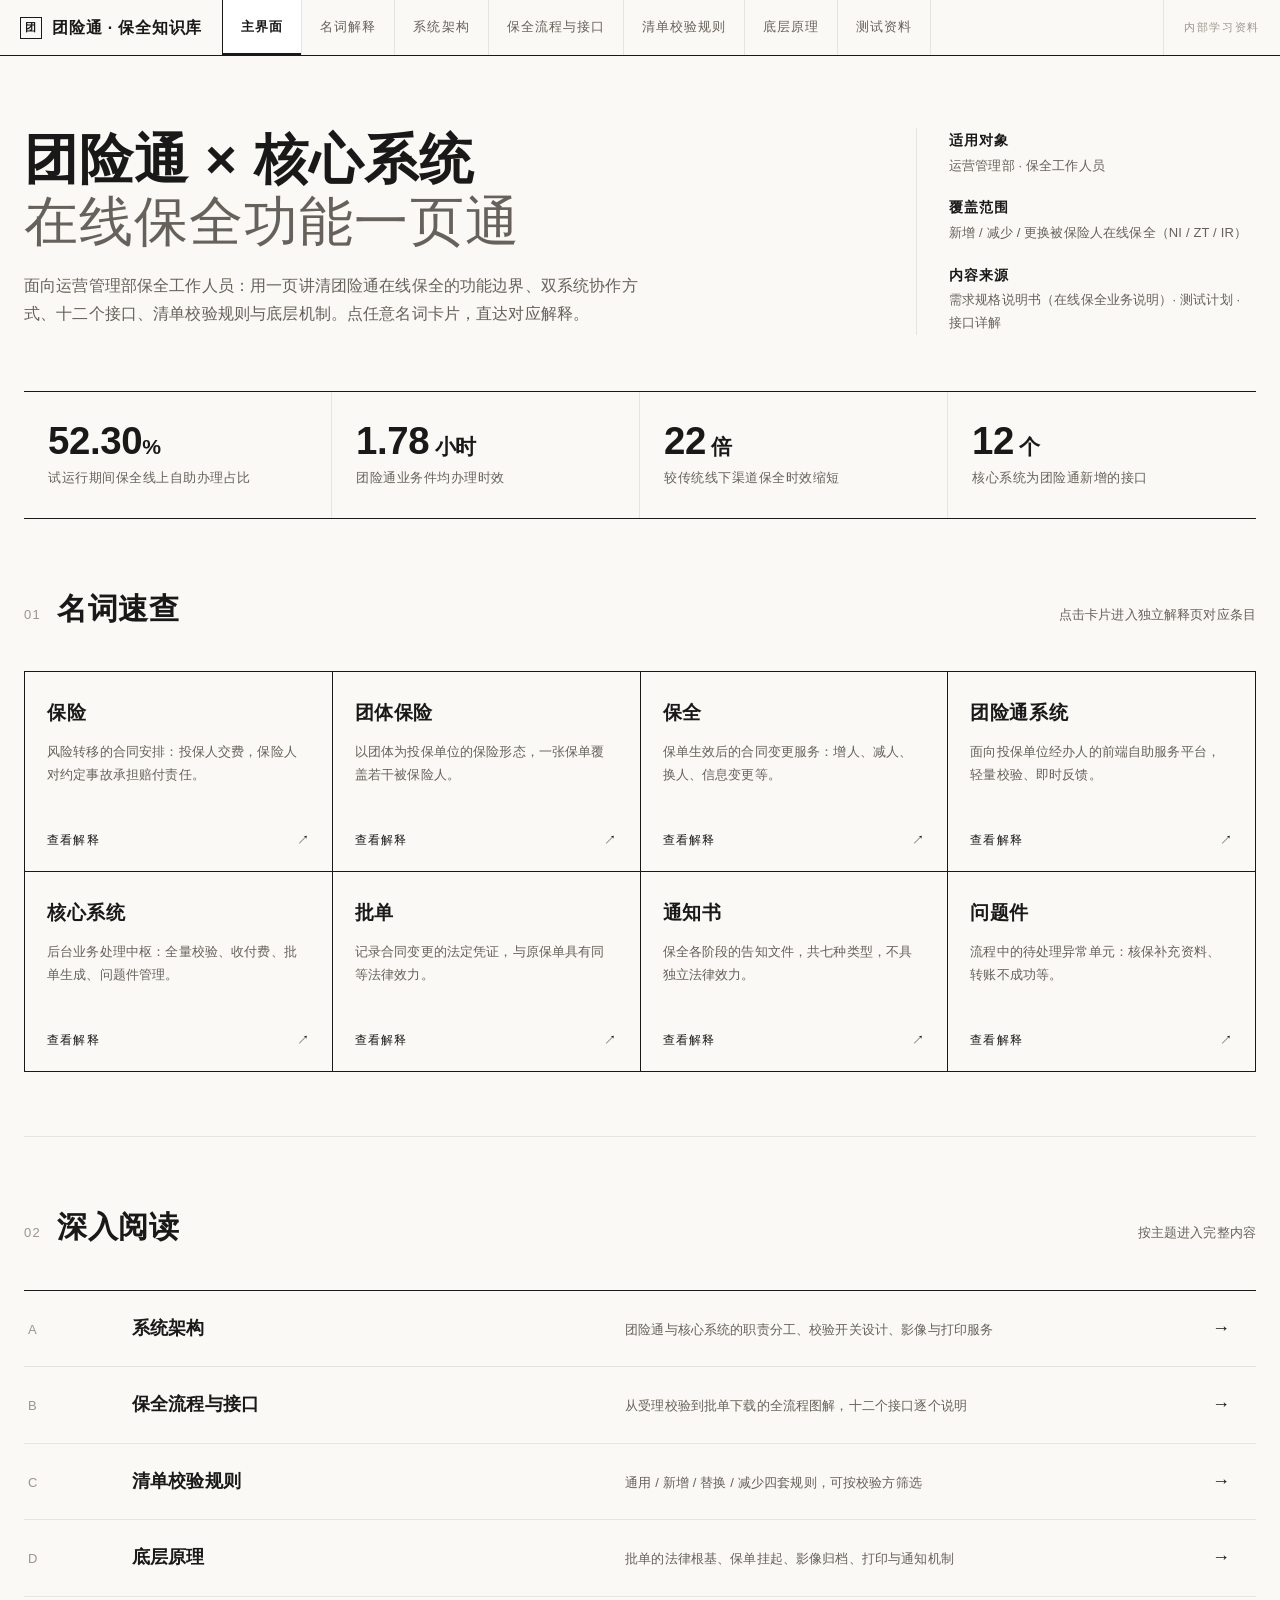
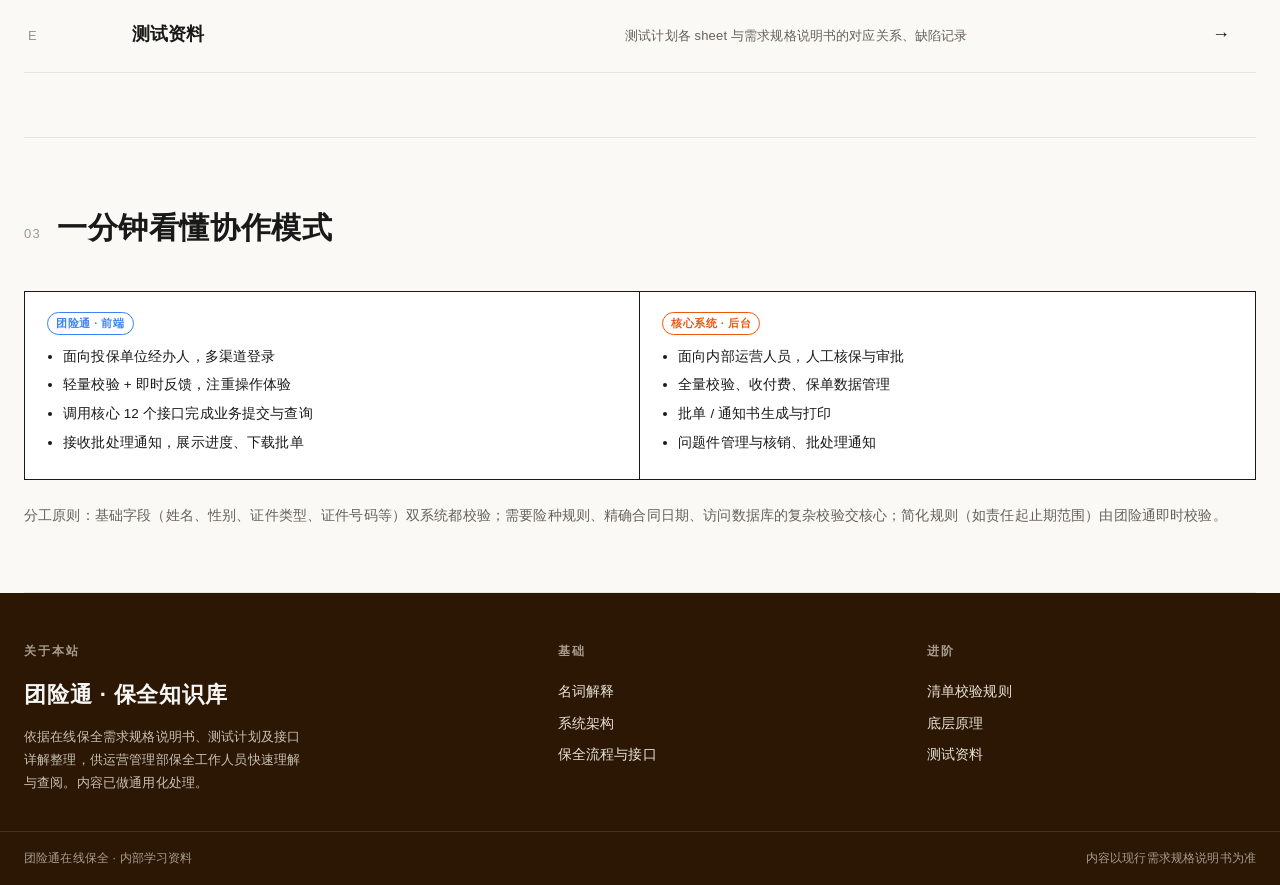
<file: index.html>
<!DOCTYPE html>
<html lang="zh-CN">
<head>
<meta charset="UTF-8">
<meta name="viewport" content="width=device-width, initial-scale=1.0">
<title>团险通 · 在线保全知识库</title>
<meta name="description" content="面向运营管理部保全工作人员的团险通系统功能与底层原理速览：名词解释、双系统架构、保全流程、校验规则、测试资料。">
<link rel="stylesheet" href="style.css">
</head>
<body>

<header class="site-header">
  <a class="logo" href="index.html"><span class="mark">团</span>团险通 · 保全知识库</a>
  <nav>
    <a href="index.html">主界面</a>
    <a href="terms.html">名词解释</a>
    <a href="architecture.html">系统架构</a>
    <a href="process.html">保全流程与接口</a>
    <a href="rules.html">清单校验规则</a>
    <a href="principles.html">底层原理</a>
    <a href="testing.html">测试资料</a>
  </nav>
  <div class="tag">内部学习资料</div>
</header>

<div class="page">

  <!-- HERO -->
  <section class="hero">
    <div>
      <h1>团险通 × 核心系统<br><span class="thin">在线保全功能一页通</span></h1>
      <p class="lede">面向运营管理部保全工作人员：用一页讲清团险通在线保全的功能边界、双系统协作方式、十二个接口、清单校验规则与底层机制。点任意名词卡片，直达对应解释。</p>
    </div>
    <div class="hero-side">
      <div class="meta-item"><b>适用对象</b>运营管理部 · 保全工作人员</div>
      <div class="meta-item"><b>覆盖范围</b>新增 / 减少 / 更换被保险人在线保全（NI / ZT / IR）</div>
      <div class="meta-item"><b>内容来源</b>需求规格说明书（在线保全业务说明）· 测试计划 · 接口详解</div>
    </div>
  </section>

  <!-- 统计带 -->
  <section class="stat-band">
    <div class="stat-cell">
      <div class="stat-num">52.30<span style="font-size:0.55em">%</span></div>
      <div class="stat-label">试运行期间保全线上自助办理占比</div>
    </div>
    <div class="stat-cell">
      <div class="stat-num">1.78<span style="font-size:0.55em"> 小时</span></div>
      <div class="stat-label">团险通业务件均办理时效</div>
    </div>
    <div class="stat-cell">
      <div class="stat-num">22<span style="font-size:0.55em"> 倍</span></div>
      <div class="stat-label">较传统线下渠道保全时效缩短</div>
    </div>
    <div class="stat-cell">
      <div class="stat-num">12<span style="font-size:0.55em"> 个</span></div>
      <div class="stat-label">核心系统为团险通新增的接口</div>
    </div>
  </section>

  <!-- 名词卡片 -->
  <section class="section">
    <div class="section-head">
      <span class="idx">01</span>
      <h2>名词速查</h2>
      <span class="sub">点击卡片进入独立解释页对应条目</span>
    </div>
    <div class="term-grid">
      <a class="term-card" href="terms.html#insurance">
        <span class="t-name">保险</span>
        <span class="t-desc">风险转移的合同安排：投保人交费，保险人对约定事故承担赔付责任。</span>
        <span class="t-go"><span>查看解释</span><span class="arrow">↗</span></span>
      </a>
      <a class="term-card" href="terms.html#group">
        <span class="t-name">团体保险</span>
        <span class="t-desc">以团体为投保单位的保险形态，一张保单覆盖若干被保险人。</span>
        <span class="t-go"><span>查看解释</span><span class="arrow">↗</span></span>
      </a>
      <a class="term-card" href="terms.html#endorsement-svc">
        <span class="t-name">保全</span>
        <span class="t-desc">保单生效后的合同变更服务：增人、减人、换人、信息变更等。</span>
        <span class="t-go"><span>查看解释</span><span class="arrow">↗</span></span>
      </a>
      <a class="term-card" href="terms.html#tqt">
        <span class="t-name">团险通系统</span>
        <span class="t-desc">面向投保单位经办人的前端自助服务平台，轻量校验、即时反馈。</span>
        <span class="t-go"><span>查看解释</span><span class="arrow">↗</span></span>
      </a>
      <a class="term-card" href="terms.html#core">
        <span class="t-name">核心系统</span>
        <span class="t-desc">后台业务处理中枢：全量校验、收付费、批单生成、问题件管理。</span>
        <span class="t-go"><span>查看解释</span><span class="arrow">↗</span></span>
      </a>
      <a class="term-card" href="terms.html#endorsement-doc">
        <span class="t-name">批单</span>
        <span class="t-desc">记录合同变更的法定凭证，与原保单具有同等法律效力。</span>
        <span class="t-go"><span>查看解释</span><span class="arrow">↗</span></span>
      </a>
      <a class="term-card" href="terms.html#notice">
        <span class="t-name">通知书</span>
        <span class="t-desc">保全各阶段的告知文件，共七种类型，不具独立法律效力。</span>
        <span class="t-go"><span>查看解释</span><span class="arrow">↗</span></span>
      </a>
      <a class="term-card" href="terms.html#problem">
        <span class="t-name">问题件</span>
        <span class="t-desc">流程中的待处理异常单元：核保补充资料、转账不成功等。</span>
        <span class="t-go"><span>查看解释</span><span class="arrow">↗</span></span>
      </a>
    </div>
  </section>

  <!-- 快速入口 -->
  <section class="section">
    <div class="section-head">
      <span class="idx">02</span>
      <h2>深入阅读</h2>
      <span class="sub">按主题进入完整内容</span>
    </div>
    <div class="entry-list">
      <a class="entry-row" href="architecture.html">
        <span class="e-idx">A</span>
        <span class="e-title">系统架构</span>
        <span class="e-desc">团险通与核心系统的职责分工、校验开关设计、影像与打印服务</span>
        <span class="e-arrow">→</span>
      </a>
      <a class="entry-row" href="process.html">
        <span class="e-idx">B</span>
        <span class="e-title">保全流程与接口</span>
        <span class="e-desc">从受理校验到批单下载的全流程图解，十二个接口逐个说明</span>
        <span class="e-arrow">→</span>
      </a>
      <a class="entry-row" href="rules.html">
        <span class="e-idx">C</span>
        <span class="e-title">清单校验规则</span>
        <span class="e-desc">通用 / 新增 / 替换 / 减少四套规则，可按校验方筛选</span>
        <span class="e-arrow">→</span>
      </a>
      <a class="entry-row" href="principles.html">
        <span class="e-idx">D</span>
        <span class="e-title">底层原理</span>
        <span class="e-desc">批单的法律根基、保单挂起、影像归档、打印与通知机制</span>
        <span class="e-arrow">→</span>
      </a>
      <a class="entry-row" href="testing.html">
        <span class="e-idx">E</span>
        <span class="e-title">测试资料</span>
        <span class="e-desc">测试计划各 sheet 与需求规格说明书的对应关系、缺陷记录</span>
        <span class="e-arrow">→</span>
      </a>
    </div>
  </section>

  <!-- 一句话总览 -->
  <section class="section">
    <div class="section-head">
      <span class="idx">03</span>
      <h2>一分钟看懂协作模式</h2>
    </div>
    <div class="compare">
      <div>
        <h4><span class="pill blue">团险通 · 前端</span></h4>
        <ul>
          <li>面向投保单位经办人，多渠道登录</li>
          <li>轻量校验 + 即时反馈，注重操作体验</li>
          <li>调用核心 12 个接口完成业务提交与查询</li>
          <li>接收批处理通知，展示进度、下载批单</li>
        </ul>
      </div>
      <div>
        <h4><span class="pill orange">核心系统 · 后台</span></h4>
        <ul>
          <li>面向内部运营人员，人工核保与审批</li>
          <li>全量校验、收付费、保单数据管理</li>
          <li>批单 / 通知书生成与打印</li>
          <li>问题件管理与核销、批处理通知</li>
        </ul>
      </div>
    </div>
    <p style="font-size:13.5px;color:var(--ink-2)">分工原则：基础字段（姓名、性别、证件类型、证件号码等）双系统都校验；需要险种规则、精确合同日期、访问数据库的复杂校验交核心；简化规则（如责任起止期范围）由团险通即时校验。</p>
  </section>

</div>

<footer class="site-footer">
  <div class="f-inner">
    <div>
      <h5>关于本站</h5>
      <div class="f-logo">团险通 · 保全知识库</div>
      <p class="f-desc">依据在线保全需求规格说明书、测试计划及接口详解整理，供运营管理部保全工作人员快速理解与查阅。内容已做通用化处理。</p>
    </div>
    <div>
      <h5>基础</h5>
      <a href="terms.html">名词解释</a>
      <a href="architecture.html">系统架构</a>
      <a href="process.html">保全流程与接口</a>
    </div>
    <div>
      <h5>进阶</h5>
      <a href="rules.html">清单校验规则</a>
      <a href="principles.html">底层原理</a>
      <a href="testing.html">测试资料</a>
    </div>
  </div>
  <div class="f-bottom">
    <span>团险通在线保全 · 内部学习资料</span>
    <span>内容以现行需求规格说明书为准</span>
  </div>
</footer>

<script src="main.js"></script>
</body>
</html>
</file>
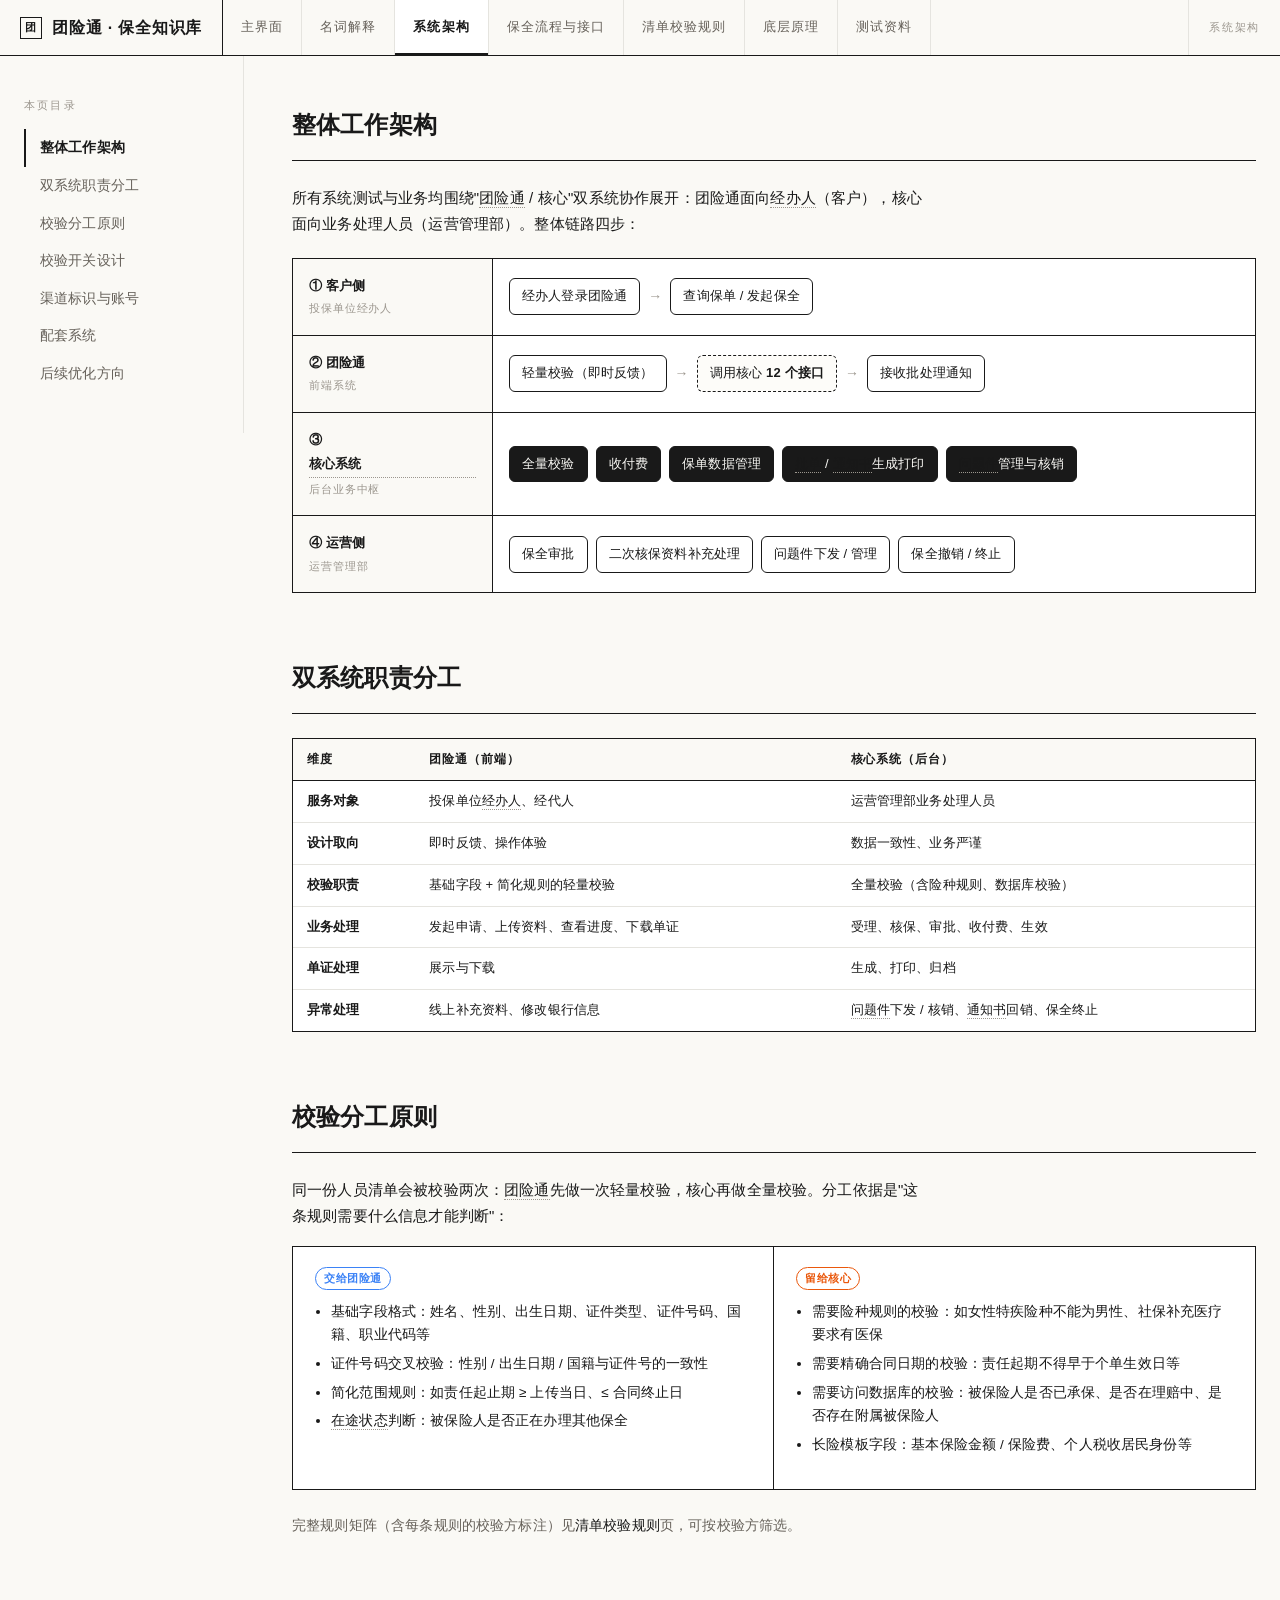
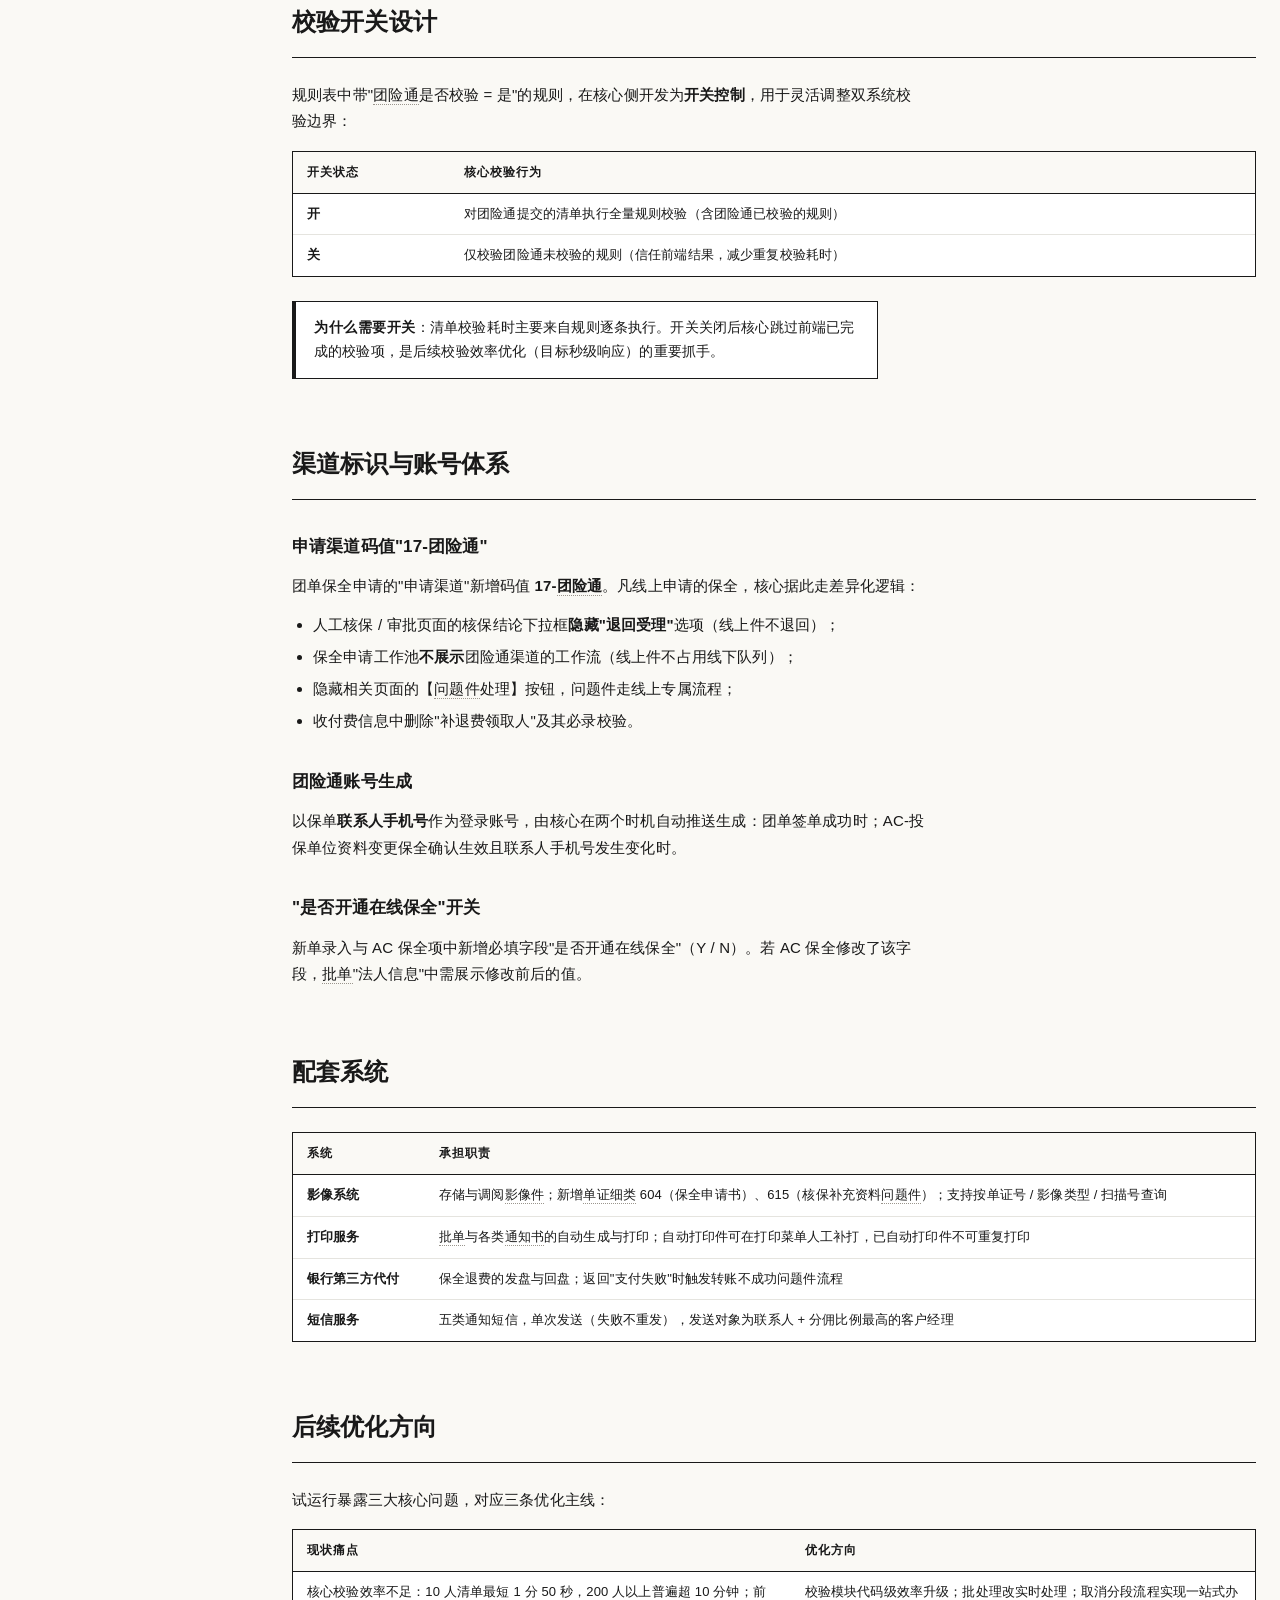
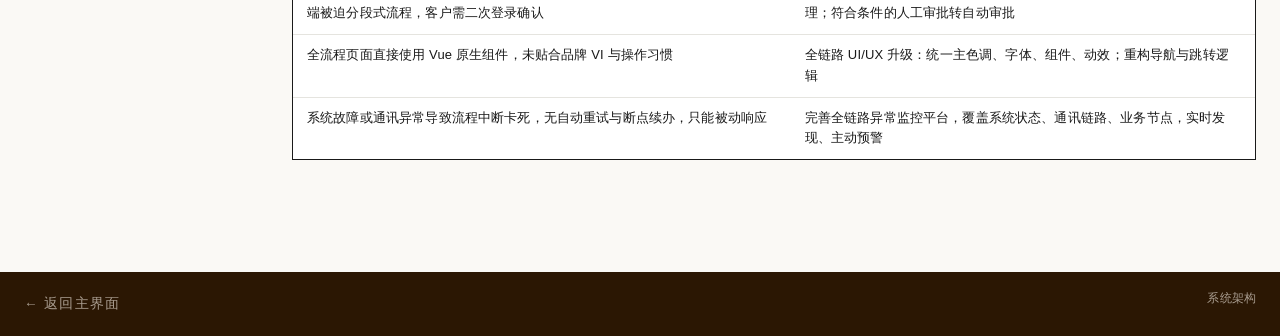
<file: architecture.html>
<!DOCTYPE html>
<html lang="zh-CN">
<head>
<meta charset="UTF-8">
<meta name="viewport" content="width=device-width, initial-scale=1.0">
<title>系统架构 — 团险通 · 保全知识库</title>
<link rel="stylesheet" href="style.css">
</head>
<body>

<header class="site-header">
  <a class="logo" href="index.html"><span class="mark">团</span>团险通 · 保全知识库</a>
  <nav>
    <a href="index.html">主界面</a>
    <a href="terms.html">名词解释</a>
    <a href="architecture.html">系统架构</a>
    <a href="process.html">保全流程与接口</a>
    <a href="rules.html">清单校验规则</a>
    <a href="principles.html">底层原理</a>
    <a href="testing.html">测试资料</a>
  </nav>
  <div class="tag">系统架构</div>
</header>

<div class="page">
<div class="doc-layout">

  <aside class="doc-side">
    <div class="side-title">本页目录</div>
    <a href="#overview">整体工作架构</a>
    <a href="#duty">双系统职责分工</a>
    <a href="#split">校验分工原则</a>
    <a href="#switch">校验开关设计</a>
    <a href="#channel">渠道标识与账号</a>
    <a href="#infra">配套系统</a>
    <a href="#roadmap">后续优化方向</a>
  </aside>

  <main class="doc-main">

    <div class="doc-block" id="overview">
      <h2>整体工作架构</h2>
      <p>所有系统测试与业务均围绕"<a class="xref" href="terms.html#tqt">团险通</a> / 核心"双系统协作展开：团险通面向<a class="xref" href="terms.html#agent">经办人</a>（客户），核心面向业务处理人员（运营管理部）。整体链路四步：</p>
      <div class="flow">
        <div class="flow-lane">
          <div class="lane-label">① 客户侧<span>投保单位经办人</span></div>
          <div class="lane-body">
            <span class="fnode">经办人登录团险通</span><span class="farrow">→</span>
            <span class="fnode">查询保单 / 发起保全</span>
          </div>
        </div>
        <div class="flow-lane">
          <div class="lane-label">② 团险通<span>前端系统</span></div>
          <div class="lane-body">
            <span class="fnode">轻量校验（即时反馈）</span><span class="farrow">→</span>
            <span class="fnode api">调用核心 <b>12 个接口</b></span><span class="farrow">→</span>
            <span class="fnode">接收批处理通知</span>
          </div>
        </div>
        <div class="flow-lane">
          <div class="lane-label">③ <a class="xref" href="terms.html#core">核心系统</a><span>后台业务中枢</span></div>
          <div class="lane-body">
            <span class="fnode sys">全量校验</span>
            <span class="fnode sys">收付费</span>
            <span class="fnode sys">保单数据管理</span>
            <span class="fnode sys"><a class="xref" href="terms.html#endorsement-doc">批单</a> / <a class="xref" href="terms.html#notice">通知书</a>生成打印</span>
            <span class="fnode sys"><a class="xref" href="terms.html#problem">问题件</a>管理与核销</span>
          </div>
        </div>
        <div class="flow-lane">
          <div class="lane-label">④ 运营侧<span>运营管理部</span></div>
          <div class="lane-body">
            <span class="fnode">保全审批</span>
            <span class="fnode">二次核保资料补充处理</span>
            <span class="fnode">问题件下发 / 管理</span>
            <span class="fnode">保全撤销 / 终止</span>
          </div>
        </div>
      </div>
    </div>

    <div class="doc-block" id="duty">
      <h2>双系统职责分工</h2>
      <div class="tbl-wrap"><table class="tbl">
        <thead><tr><th>维度</th><th>团险通（前端）</th><th>核心系统（后台）</th></tr></thead>
        <tbody>
          <tr><td><b>服务对象</b></td><td>投保单位<a class="xref" href="terms.html#agent">经办人</a>、经代人</td><td>运营管理部业务处理人员</td></tr>
          <tr><td><b>设计取向</b></td><td>即时反馈、操作体验</td><td>数据一致性、业务严谨</td></tr>
          <tr><td><b>校验职责</b></td><td>基础字段 + 简化规则的轻量校验</td><td>全量校验（含险种规则、数据库校验）</td></tr>
          <tr><td><b>业务处理</b></td><td>发起申请、上传资料、查看进度、下载单证</td><td>受理、核保、审批、收付费、生效</td></tr>
          <tr><td><b>单证处理</b></td><td>展示与下载</td><td>生成、打印、归档</td></tr>
          <tr><td><b>异常处理</b></td><td>线上补充资料、修改银行信息</td><td><a class="xref" href="terms.html#problem">问题件</a>下发 / 核销、<a class="xref" href="terms.html#notice">通知书</a>回销、保全终止</td></tr>
        </tbody>
      </table></div>
    </div>

    <div class="doc-block" id="split">
      <h2>校验分工原则</h2>
      <p>同一份人员清单会被校验两次：<a class="xref" href="terms.html#tqt">团险通</a>先做一次轻量校验，核心再做全量校验。分工依据是"这条规则需要什么信息才能判断"：</p>
      <div class="compare">
        <div>
          <h4><span class="pill blue">交给团险通</span></h4>
          <ul>
            <li>基础字段格式：姓名、性别、出生日期、证件类型、证件号码、国籍、职业代码等</li>
            <li>证件号码交叉校验：性别 / 出生日期 / 国籍与证件号的一致性</li>
            <li>简化范围规则：如责任起止期 ≥ 上传当日、≤ 合同终止日</li>
            <li><a class="xref" href="terms.html#inflight">在途状态</a>判断：被保险人是否正在办理其他保全</li>
          </ul>
        </div>
        <div>
          <h4><span class="pill orange">留给核心</span></h4>
          <ul>
            <li>需要险种规则的校验：如女性特疾险种不能为男性、社保补充医疗要求有医保</li>
            <li>需要精确合同日期的校验：责任起期不得早于个单生效日等</li>
            <li>需要访问数据库的校验：被保险人是否已承保、是否在理赔中、是否存在附属被保险人</li>
            <li>长险模板字段：基本保险金额 / 保险费、个人税收居民身份等</li>
          </ul>
        </div>
      </div>
      <p style="font-size:13.5px;color:var(--ink-2)">完整规则矩阵（含每条规则的校验方标注）见<a href="rules.html">清单校验规则</a>页，可按校验方筛选。</p>
    </div>

    <div class="doc-block" id="switch">
      <h2>校验开关设计</h2>
      <p>规则表中带"<a class="xref" href="terms.html#tqt">团险通</a>是否校验 = 是"的规则，在核心侧开发为<b>开关控制</b>，用于灵活调整双系统校验边界：</p>
      <div class="tbl-wrap"><table class="tbl">
        <thead><tr><th>开关状态</th><th>核心校验行为</th></tr></thead>
        <tbody>
          <tr><td><b>开</b></td><td>对团险通提交的清单执行全量规则校验（含团险通已校验的规则）</td></tr>
          <tr><td><b>关</b></td><td>仅校验团险通未校验的规则（信任前端结果，减少重复校验耗时）</td></tr>
        </tbody>
      </table></div>
      <div class="note"><b>为什么需要开关</b>：清单校验耗时主要来自规则逐条执行。开关关闭后核心跳过前端已完成的校验项，是后续校验效率优化（目标秒级响应）的重要抓手。</div>
    </div>

    <div class="doc-block" id="channel">
      <h2>渠道标识与账号体系</h2>
      <h3>申请渠道码值"17-团险通"</h3>
      <p>团单保全申请的"申请渠道"新增码值 <b>17-<a class="xref" href="terms.html#tqt">团险通</a></b>。凡线上申请的保全，核心据此走差异化逻辑：</p>
      <ul>
        <li>人工核保 / 审批页面的核保结论下拉框<b>隐藏"退回受理"</b>选项（线上件不退回）；</li>
        <li>保全申请工作池<b>不展示</b>团险通渠道的工作流（线上件不占用线下队列）；</li>
        <li>隐藏相关页面的【<a class="xref" href="terms.html#problem">问题件</a>处理】按钮，问题件走线上专属流程；</li>
        <li>收付费信息中删除"补退费领取人"及其必录校验。</li>
      </ul>
      <h3>团险通账号生成</h3>
      <p>以保单<b>联系人手机号</b>作为登录账号，由核心在两个时机自动推送生成：团单签单成功时；AC-投保单位资料变更保全确认生效且联系人手机号发生变化时。</p>
      <h3>"是否开通在线保全"开关</h3>
      <p>新单录入与 AC 保全项中新增必填字段"是否开通在线保全"（Y / N）。若 AC 保全修改了该字段，<a class="xref" href="terms.html#endorsement-doc">批单</a>"法人信息"中需展示修改前后的值。</p>
    </div>

    <div class="doc-block" id="infra">
      <h2>配套系统</h2>
      <div class="tbl-wrap"><table class="tbl">
        <thead><tr><th>系统</th><th>承担职责</th></tr></thead>
        <tbody>
          <tr><td><b>影像系统</b></td><td>存储与调阅<a class="xref" href="terms.html#image">影像件</a>；新增<a class="xref" href="terms.html#image">单证细类</a> 604（保全申请书）、615（核保补充资料<a class="xref" href="terms.html#problem">问题件</a>）；支持按单证号 / 影像类型 / 扫描号查询</td></tr>
          <tr><td><b>打印服务</b></td><td><a class="xref" href="terms.html#endorsement-doc">批单</a>与各类<a class="xref" href="terms.html#notice">通知书</a>的自动生成与打印；自动打印件可在打印菜单人工补打，已自动打印件不可重复打印</td></tr>
          <tr><td><b>银行第三方代付</b></td><td>保全退费的发盘与回盘；返回"支付失败"时触发转账不成功问题件流程</td></tr>
          <tr><td><b>短信服务</b></td><td>五类通知短信，单次发送（失败不重发），发送对象为联系人 + 分佣比例最高的客户经理</td></tr>
        </tbody>
      </table></div>
    </div>

    <div class="doc-block" id="roadmap">
      <h2>后续优化方向</h2>
      <p>试运行暴露三大核心问题，对应三条优化主线：</p>
      <div class="tbl-wrap"><table class="tbl">
        <thead><tr><th>现状痛点</th><th>优化方向</th></tr></thead>
        <tbody>
          <tr><td>核心校验效率不足：10 人清单最短 1 分 50 秒，200 人以上普遍超 10 分钟；前端被迫分段式流程，客户需二次登录确认</td><td>校验模块代码级效率升级；批处理改实时处理；取消分段流程实现一站式办理；符合条件的人工审批转自动审批</td></tr>
          <tr><td>全流程页面直接使用 Vue 原生组件，未贴合品牌 VI 与操作习惯</td><td>全链路 UI/UX 升级：统一主色调、字体、组件、动效；重构导航与跳转逻辑</td></tr>
          <tr><td>系统故障或通讯异常导致流程中断卡死，无自动重试与断点续办，只能被动响应</td><td>完善全链路异常监控平台，覆盖系统状态、通讯链路、业务节点，实时发现、主动预警</td></tr>
        </tbody>
      </table></div>
    </div>

  </main>
</div>
</div>

<footer class="site-footer">
  <div class="f-bottom" style="border-top:none">
    <span><a class="back-home" href="index.html" style="color:#a89c8f">← 返回主界面</a></span>
    <span>系统架构</span>
  </div>
</footer>

<script src="main.js"></script>
</body>
</html>
</file>
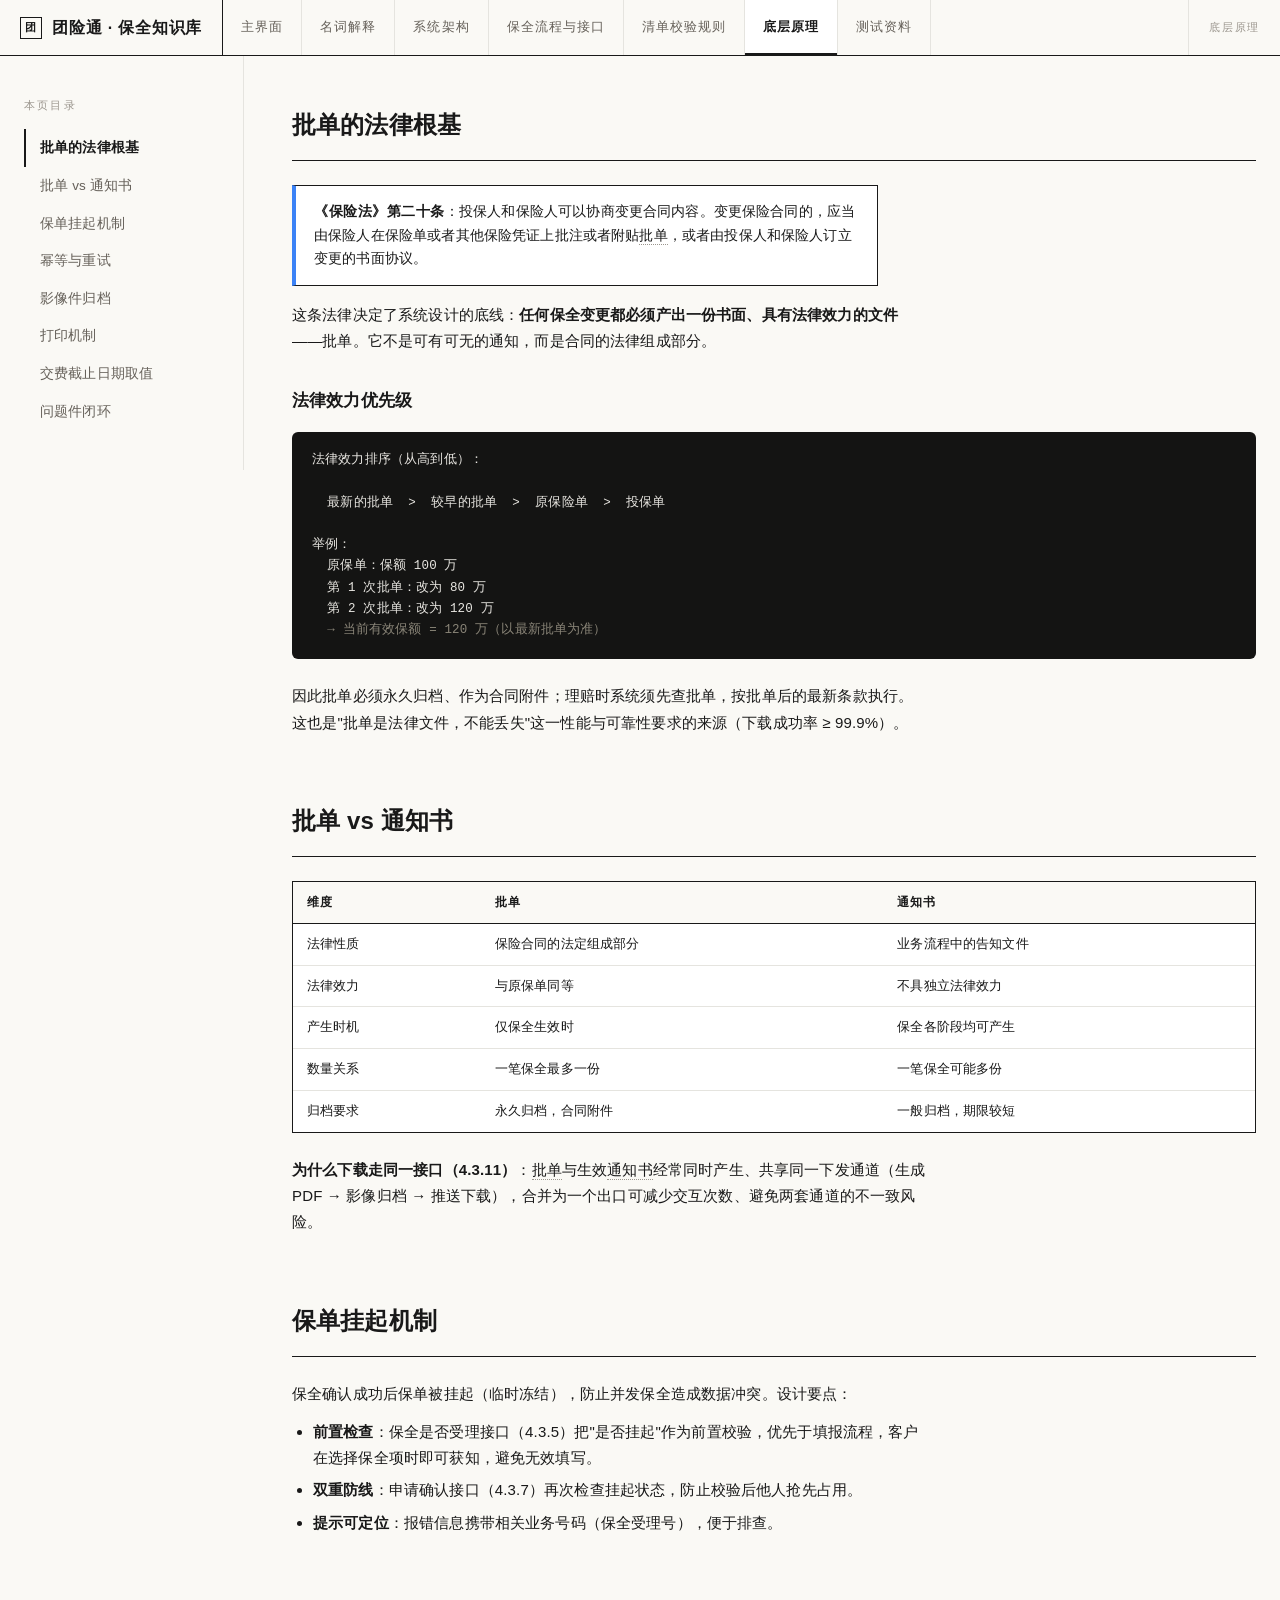
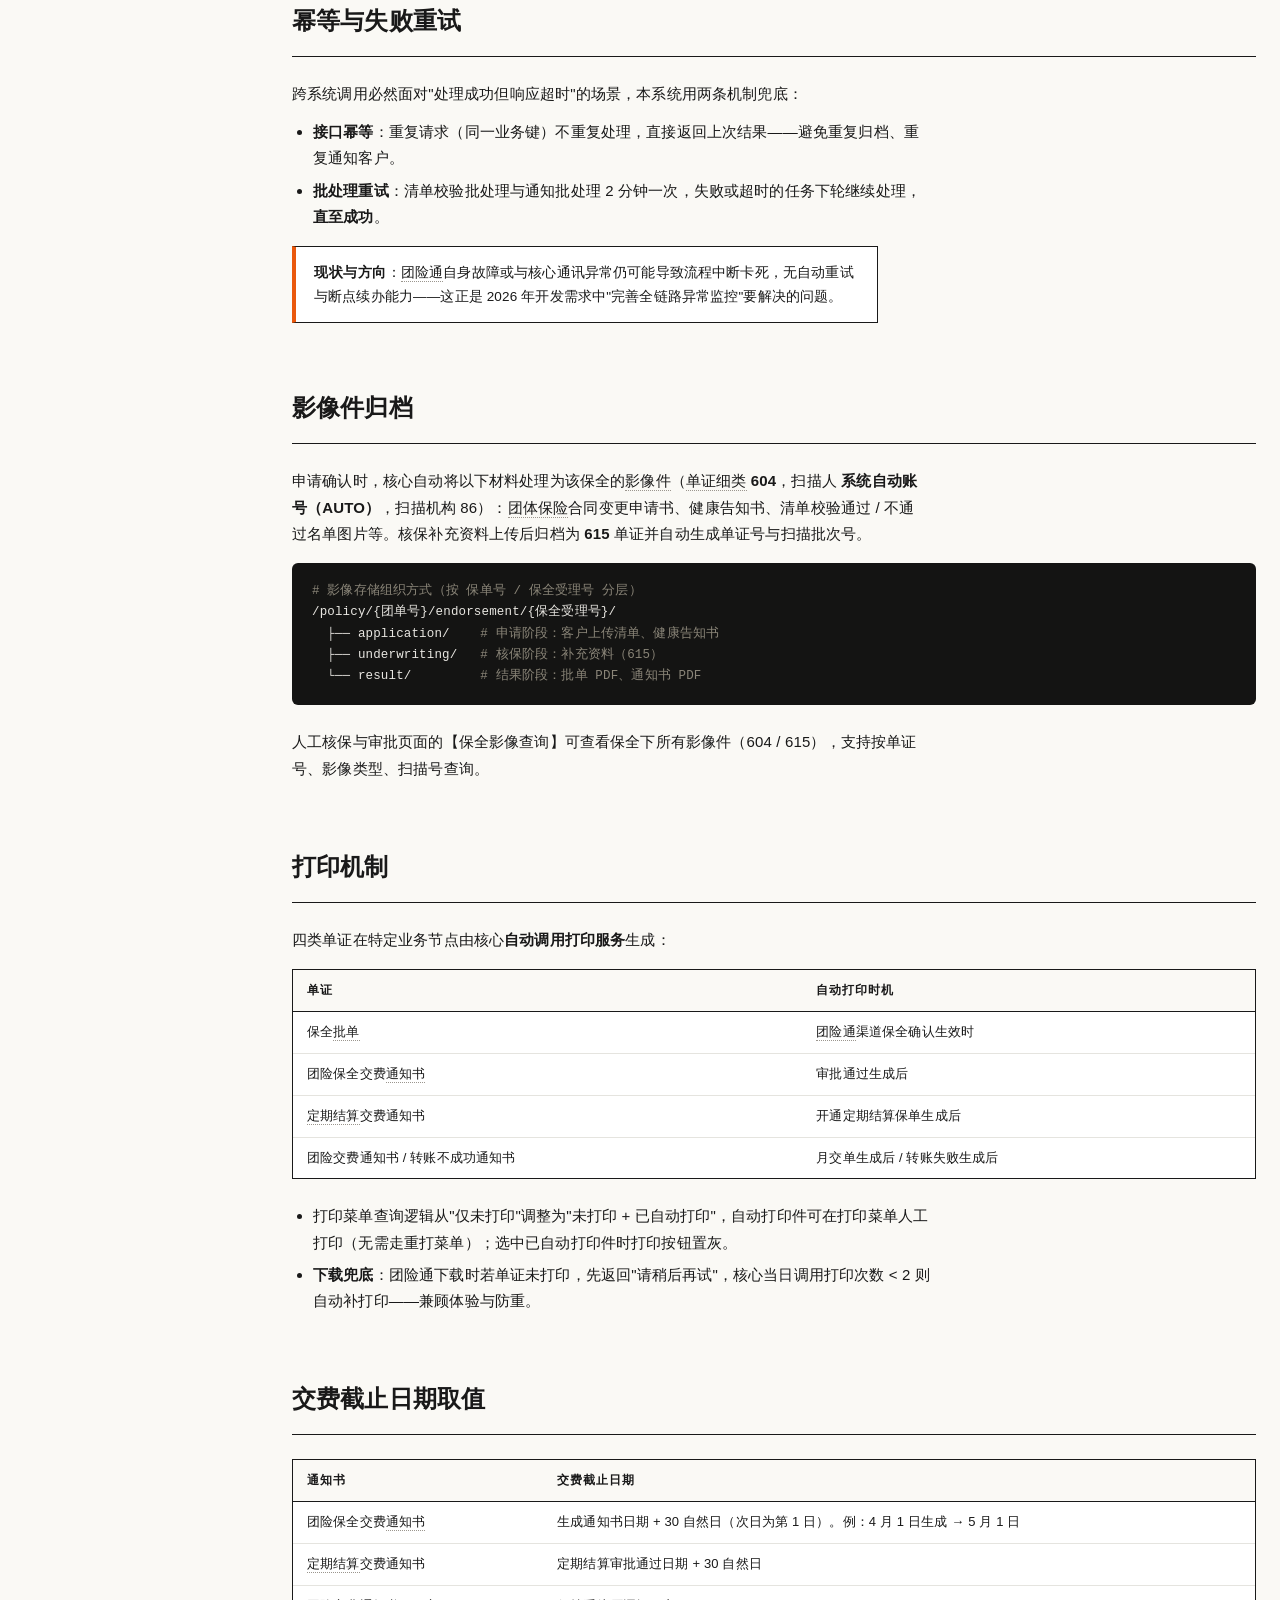
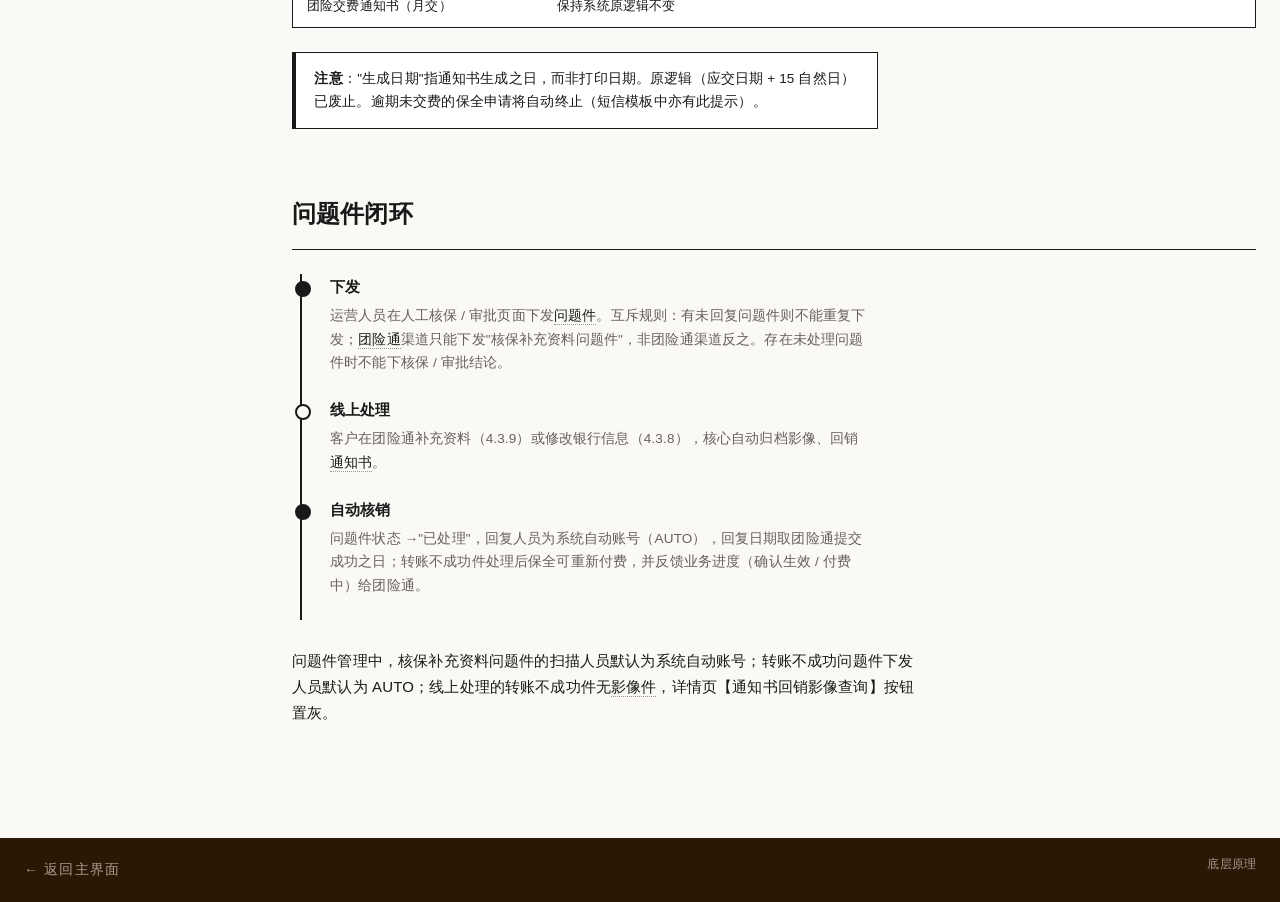
<file: principles.html>
<!DOCTYPE html>
<html lang="zh-CN">
<head>
<meta charset="UTF-8">
<meta name="viewport" content="width=device-width, initial-scale=1.0">
<title>底层原理 — 团险通 · 保全知识库</title>
<link rel="stylesheet" href="style.css">
</head>
<body>

<header class="site-header">
  <a class="logo" href="index.html"><span class="mark">团</span>团险通 · 保全知识库</a>
  <nav>
    <a href="index.html">主界面</a>
    <a href="terms.html">名词解释</a>
    <a href="architecture.html">系统架构</a>
    <a href="process.html">保全流程与接口</a>
    <a href="rules.html">清单校验规则</a>
    <a href="principles.html">底层原理</a>
    <a href="testing.html">测试资料</a>
  </nav>
  <div class="tag">底层原理</div>
</header>

<div class="page">
<div class="doc-layout">

  <aside class="doc-side">
    <div class="side-title">本页目录</div>
    <a href="#legal">批单的法律根基</a>
    <a href="#doc-vs">批单 vs 通知书</a>
    <a href="#hang-p">保单挂起机制</a>
    <a href="#idempotent">幂等与重试</a>
    <a href="#archive">影像件归档</a>
    <a href="#print">打印机制</a>
    <a href="#deadline">交费截止日期取值</a>
    <a href="#problem-p">问题件闭环</a>
  </aside>

  <main class="doc-main">

    <div class="doc-block" id="legal">
      <h2>批单的法律根基</h2>
      <div class="note legal"><b>《保险法》第二十条</b>：投保人和保险人可以协商变更合同内容。变更保险合同的，应当由保险人在保险单或者其他保险凭证上批注或者附贴<a class="xref" href="terms.html#endorsement-doc">批单</a>，或者由投保人和保险人订立变更的书面协议。</div>
      <p>这条法律决定了系统设计的底线：<b>任何保全变更都必须产出一份书面、具有法律效力的文件</b>——批单。它不是可有可无的通知，而是合同的法律组成部分。</p>
      <h3>法律效力优先级</h3>
      <pre class="code">法律效力排序（从高到低）：

  最新的批单  &gt;  较早的批单  &gt;  原保险单  &gt;  投保单

举例：
  原保单：保额 100 万
  第 1 次批单：改为 80 万
  第 2 次批单：改为 120 万
  <span class="c">→ 当前有效保额 = 120 万（以最新批单为准）</span></pre>
      <p>因此批单必须永久归档、作为合同附件；理赔时系统须先查批单，按批单后的最新条款执行。这也是"批单是法律文件，不能丢失"这一性能与可靠性要求的来源（下载成功率 ≥ 99.9%）。</p>
    </div>

    <div class="doc-block" id="doc-vs">
      <h2>批单 vs 通知书</h2>
      <div class="tbl-wrap"><table class="tbl">
        <thead><tr><th>维度</th><th>批单</th><th>通知书</th></tr></thead>
        <tbody>
          <tr><td>法律性质</td><td>保险合同的法定组成部分</td><td>业务流程中的告知文件</td></tr>
          <tr><td>法律效力</td><td>与原保单同等</td><td>不具独立法律效力</td></tr>
          <tr><td>产生时机</td><td>仅保全生效时</td><td>保全各阶段均可产生</td></tr>
          <tr><td>数量关系</td><td>一笔保全最多一份</td><td>一笔保全可能多份</td></tr>
          <tr><td>归档要求</td><td>永久归档，合同附件</td><td>一般归档，期限较短</td></tr>
        </tbody>
      </table></div>
      <p><b>为什么下载走同一接口（4.3.11）</b>：<a class="xref" href="terms.html#endorsement-doc">批单</a>与生效<a class="xref" href="terms.html#notice">通知书</a>经常同时产生、共享同一下发通道（生成 PDF → 影像归档 → 推送下载），合并为一个出口可减少交互次数、避免两套通道的不一致风险。</p>
    </div>

    <div class="doc-block" id="hang-p">
      <h2>保单挂起机制</h2>
      <p>保全确认成功后保单被挂起（临时冻结），防止并发保全造成数据冲突。设计要点：</p>
      <ul>
        <li><b>前置检查</b>：保全是否受理接口（4.3.5）把"是否挂起"作为前置校验，优先于填报流程，客户在选择保全项时即可获知，避免无效填写。</li>
        <li><b>双重防线</b>：申请确认接口（4.3.7）再次检查挂起状态，防止校验后他人抢先占用。</li>
        <li><b>提示可定位</b>：报错信息携带相关业务号码（保全受理号），便于排查。</li>
      </ul>
    </div>

    <div class="doc-block" id="idempotent">
      <h2>幂等与失败重试</h2>
      <p>跨系统调用必然面对"处理成功但响应超时"的场景，本系统用两条机制兜底：</p>
      <ul>
        <li><b>接口幂等</b>：重复请求（同一业务键）不重复处理，直接返回上次结果——避免重复归档、重复通知客户。</li>
        <li><b>批处理重试</b>：清单校验批处理与通知批处理 2 分钟一次，失败或超时的任务下轮继续处理，<b>直至成功</b>。</li>
      </ul>
      <div class="note warn"><b>现状与方向</b>：<a class="xref" href="terms.html#tqt">团险通</a>自身故障或与核心通讯异常仍可能导致流程中断卡死，无自动重试与断点续办能力——这正是 2026 年开发需求中"完善全链路异常监控"要解决的问题。</div>
    </div>

    <div class="doc-block" id="archive">
      <h2>影像件归档</h2>
      <p>申请确认时，核心自动将以下材料处理为该保全的<a class="xref" href="terms.html#image">影像件</a>（<a class="xref" href="terms.html#image">单证细类</a> <b>604</b>，扫描人 <b>系统自动账号（AUTO）</b>，扫描机构 86）：<a class="xref" href="terms.html#group">团体保险</a>合同变更申请书、健康告知书、清单校验通过 / 不通过名单图片等。核保补充资料上传后归档为 <b>615</b> 单证并自动生成单证号与扫描批次号。</p>
      <pre class="code"><span class="c"># 影像存储组织方式（按 保单号 / 保全受理号 分层）</span>
/policy/{团单号}/endorsement/{保全受理号}/
  ├── application/    <span class="c"># 申请阶段：客户上传清单、健康告知书</span>
  ├── underwriting/   <span class="c"># 核保阶段：补充资料（615）</span>
  └── result/         <span class="c"># 结果阶段：批单 PDF、通知书 PDF</span></pre>
      <p>人工核保与审批页面的【保全影像查询】可查看保全下所有影像件（604 / 615），支持按单证号、影像类型、扫描号查询。</p>
    </div>

    <div class="doc-block" id="print">
      <h2>打印机制</h2>
      <p>四类单证在特定业务节点由核心<b>自动调用打印服务</b>生成：</p>
      <div class="tbl-wrap"><table class="tbl">
        <thead><tr><th>单证</th><th>自动打印时机</th></tr></thead>
        <tbody>
          <tr><td>保全<a class="xref" href="terms.html#endorsement-doc">批单</a></td><td><a class="xref" href="terms.html#tqt">团险通</a>渠道保全确认生效时</td></tr>
          <tr><td>团险保全交费<a class="xref" href="terms.html#notice">通知书</a></td><td>审批通过生成后</td></tr>
          <tr><td><a class="xref" href="terms.html#settle">定期结算</a>交费通知书</td><td>开通定期结算保单生成后</td></tr>
          <tr><td>团险交费通知书 / 转账不成功通知书</td><td>月交单生成后 / 转账失败生成后</td></tr>
        </tbody>
      </table></div>
      <ul>
        <li>打印菜单查询逻辑从"仅未打印"调整为"未打印 + 已自动打印"，自动打印件可在打印菜单人工打印（无需走重打菜单）；选中已自动打印件时打印按钮置灰。</li>
        <li><b>下载兜底</b>：团险通下载时若单证未打印，先返回"请稍后再试"，核心当日调用打印次数 &lt; 2 则自动补打印——兼顾体验与防重。</li>
      </ul>
    </div>

    <div class="doc-block" id="deadline">
      <h2>交费截止日期取值</h2>
      <div class="tbl-wrap"><table class="tbl">
        <thead><tr><th>通知书</th><th>交费截止日期</th></tr></thead>
        <tbody>
          <tr><td>团险保全交费<a class="xref" href="terms.html#notice">通知书</a></td><td>生成通知书日期 + 30 自然日（次日为第 1 日）。例：4 月 1 日生成 → 5 月 1 日</td></tr>
          <tr><td><a class="xref" href="terms.html#settle">定期结算</a>交费通知书</td><td>定期结算审批通过日期 + 30 自然日</td></tr>
          <tr><td>团险交费通知书（月交）</td><td>保持系统原逻辑不变</td></tr>
        </tbody>
      </table></div>
      <div class="note"><b>注意</b>："生成日期"指通知书生成之日，而非打印日期。原逻辑（应交日期 + 15 自然日）已废止。逾期未交费的保全申请将自动终止（短信模板中亦有此提示）。</div>
    </div>

    <div class="doc-block" id="problem-p">
      <h2>问题件闭环</h2>
      <div class="vflow">
        <div class="vstep alt">
          <div class="vs-title">下发</div>
          <div class="vs-body">运营人员在人工核保 / 审批页面下发<a class="xref" href="terms.html#problem">问题件</a>。互斥规则：有未回复问题件则不能重复下发；<a class="xref" href="terms.html#tqt">团险通</a>渠道只能下发"核保补充资料问题件"，非团险通渠道反之。存在未处理问题件时不能下核保 / 审批结论。</div>
        </div>
        <div class="vstep">
          <div class="vs-title">线上处理</div>
          <div class="vs-body">客户在团险通补充资料（4.3.9）或修改银行信息（4.3.8），核心自动归档影像、回销<a class="xref" href="terms.html#notice">通知书</a>。</div>
        </div>
        <div class="vstep alt">
          <div class="vs-title">自动核销</div>
          <div class="vs-body">问题件状态 →"已处理"，回复人员为系统自动账号（AUTO），回复日期取团险通提交成功之日；转账不成功件处理后保全可重新付费，并反馈业务进度（确认生效 / 付费中）给团险通。</div>
        </div>
      </div>
      <p>问题件管理中，核保补充资料问题件的扫描人员默认为系统自动账号；转账不成功问题件下发人员默认为 AUTO；线上处理的转账不成功件无<a class="xref" href="terms.html#image">影像件</a>，详情页【通知书回销影像查询】按钮置灰。</p>
    </div>

  </main>
</div>
</div>

<footer class="site-footer">
  <div class="f-bottom" style="border-top:none">
    <span><a class="back-home" href="index.html" style="color:#a89c8f">← 返回主界面</a></span>
    <span>底层原理</span>
  </div>
</footer>

<script src="main.js"></script>
</body>
</html>
</file>
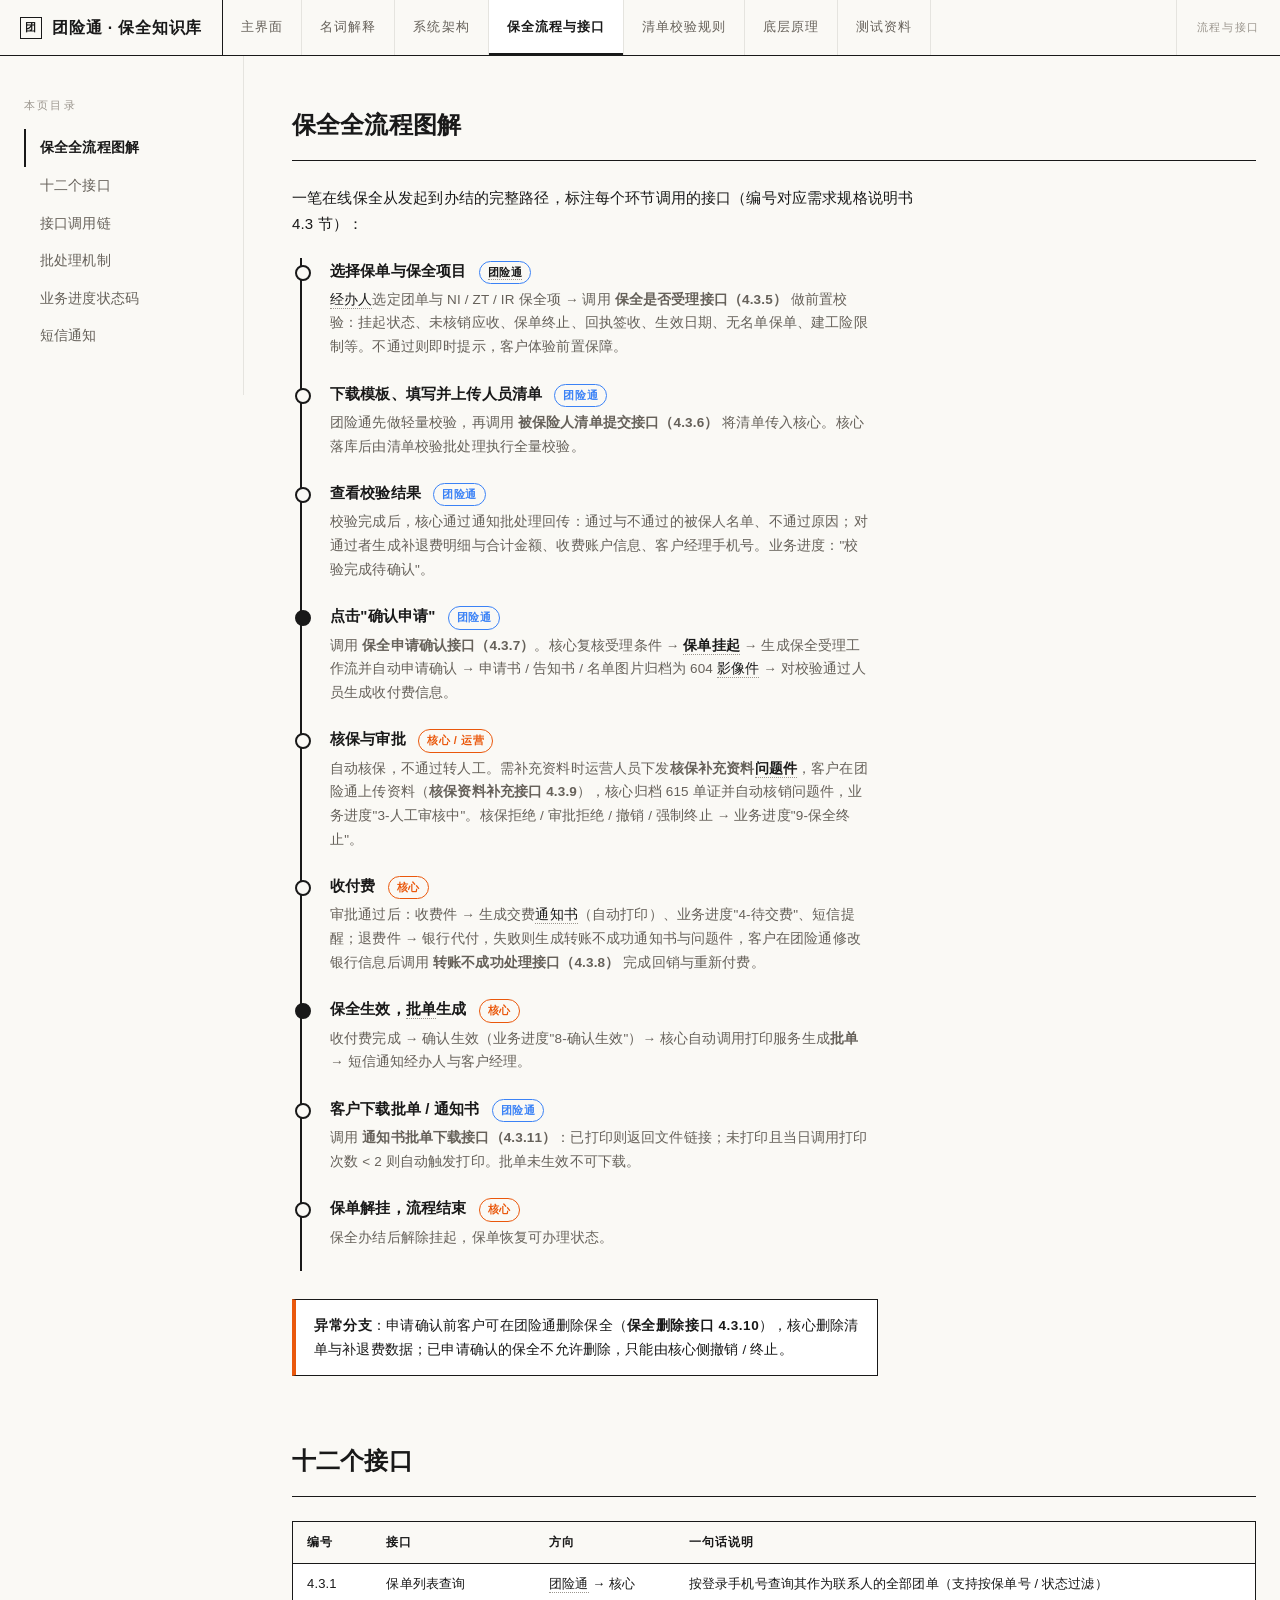
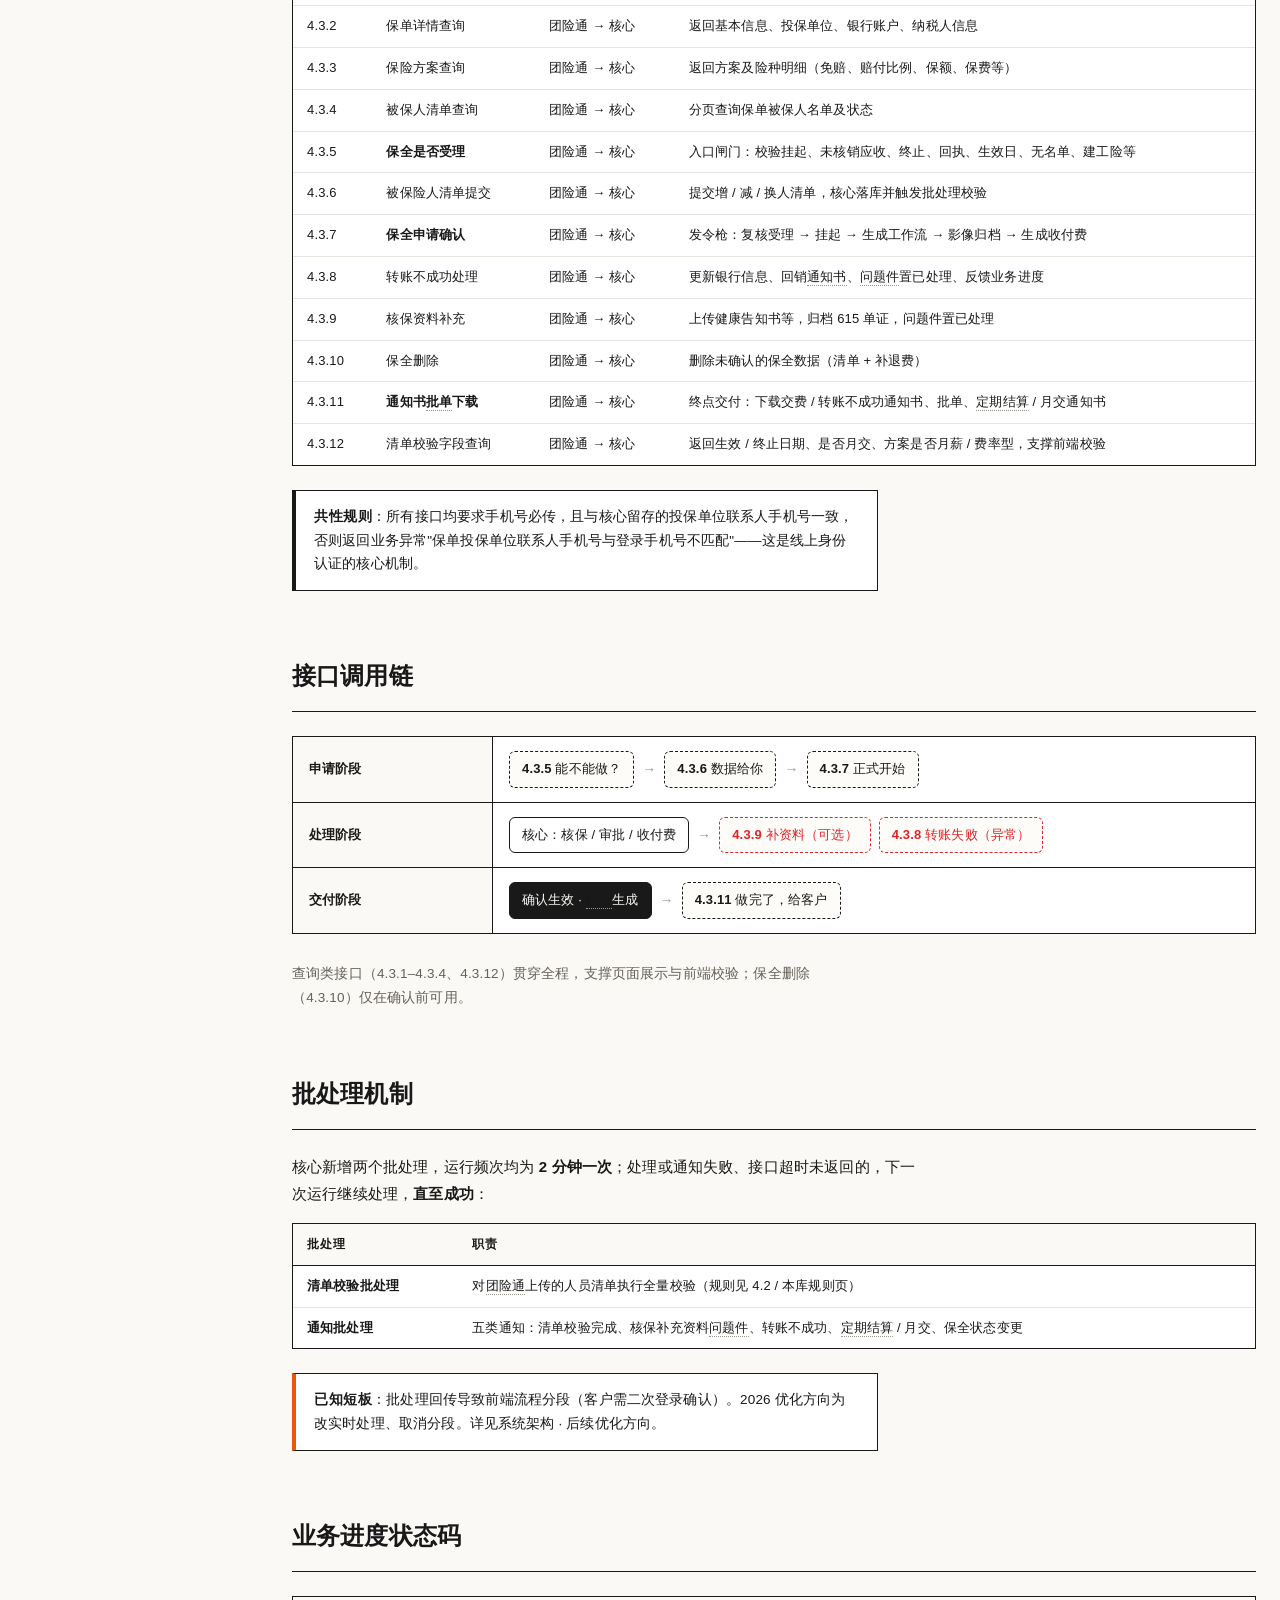
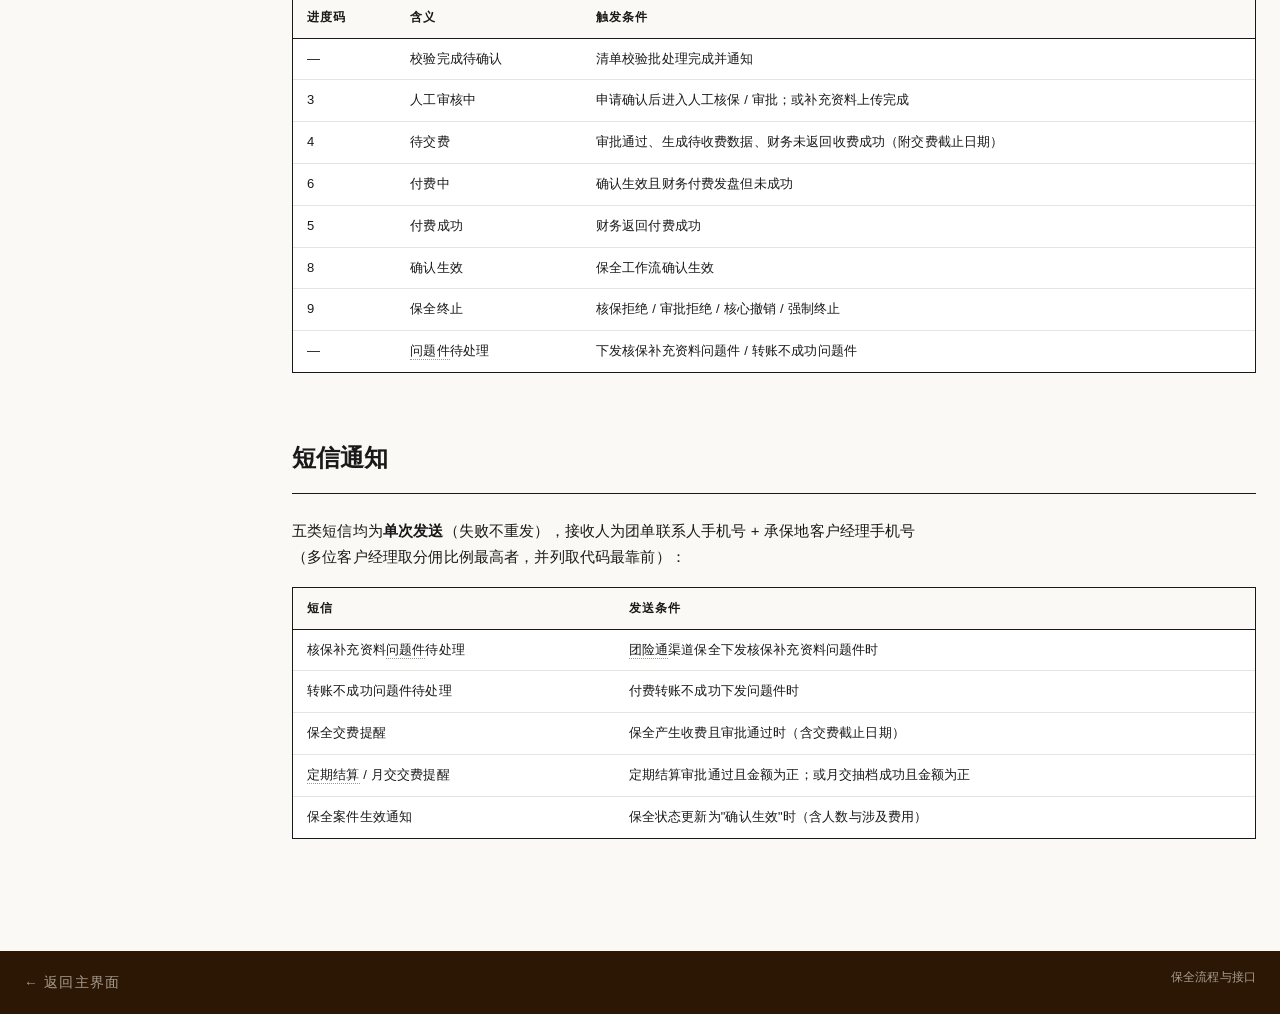
<file: process.html>
<!DOCTYPE html>
<html lang="zh-CN">
<head>
<meta charset="UTF-8">
<meta name="viewport" content="width=device-width, initial-scale=1.0">
<title>保全流程与接口 — 团险通 · 保全知识库</title>
<link rel="stylesheet" href="style.css">
</head>
<body>

<header class="site-header">
  <a class="logo" href="index.html"><span class="mark">团</span>团险通 · 保全知识库</a>
  <nav>
    <a href="index.html">主界面</a>
    <a href="terms.html">名词解释</a>
    <a href="architecture.html">系统架构</a>
    <a href="process.html">保全流程与接口</a>
    <a href="rules.html">清单校验规则</a>
    <a href="principles.html">底层原理</a>
    <a href="testing.html">测试资料</a>
  </nav>
  <div class="tag">流程与接口</div>
</header>

<div class="page">
<div class="doc-layout">

  <aside class="doc-side">
    <div class="side-title">本页目录</div>
    <a href="#flow">保全全流程图解</a>
    <a href="#apis">十二个接口</a>
    <a href="#api-chain">接口调用链</a>
    <a href="#batch">批处理机制</a>
    <a href="#status">业务进度状态码</a>
    <a href="#sms">短信通知</a>
  </aside>

  <main class="doc-main">

    <div class="doc-block" id="flow">
      <h2>保全全流程图解</h2>
      <p>一笔在线保全从发起到办结的完整路径，标注每个环节调用的接口（编号对应需求规格说明书 4.3 节）：</p>
      <div class="vflow">
        <div class="vstep">
          <div class="vs-title">选择保单与保全项目 <span class="pill blue"><a class="xref" href="terms.html#tqt">团险通</a></span></div>
          <div class="vs-body"><a class="xref" href="terms.html#agent">经办人</a>选定团单与 NI / ZT / IR 保全项 → 调用 <b>保全是否受理接口（4.3.5）</b> 做前置校验：挂起状态、未核销应收、保单终止、回执签收、生效日期、无名单保单、建工险限制等。不通过则即时提示，客户体验前置保障。</div>
        </div>
        <div class="vstep">
          <div class="vs-title">下载模板、填写并上传人员清单 <span class="pill blue">团险通</span></div>
          <div class="vs-body">团险通先做轻量校验，再调用 <b>被保险人清单提交接口（4.3.6）</b> 将清单传入核心。核心落库后由清单校验批处理执行全量校验。</div>
        </div>
        <div class="vstep">
          <div class="vs-title">查看校验结果 <span class="pill blue">团险通</span></div>
          <div class="vs-body">校验完成后，核心通过通知批处理回传：通过与不通过的被保人名单、不通过原因；对通过者生成补退费明细与合计金额、收费账户信息、客户经理手机号。业务进度："校验完成待确认"。</div>
        </div>
        <div class="vstep alt">
          <div class="vs-title">点击"确认申请" <span class="pill blue">团险通</span></div>
          <div class="vs-body">调用 <b>保全申请确认接口（4.3.7）</b>。核心复核受理条件 → <b><a class="xref" href="terms.html#hang">保单挂起</a></b> → 生成保全受理工作流并自动申请确认 → 申请书 / 告知书 / 名单图片归档为 604 <a class="xref" href="terms.html#image">影像件</a> → 对校验通过人员生成收付费信息。</div>
        </div>
        <div class="vstep">
          <div class="vs-title">核保与审批 <span class="pill orange">核心 / 运营</span></div>
          <div class="vs-body">自动核保，不通过转人工。需补充资料时运营人员下发<b>核保补充资料<a class="xref" href="terms.html#problem">问题件</a></b>，客户在团险通上传资料（<b>核保资料补充接口 4.3.9</b>），核心归档 615 单证并自动核销问题件，业务进度"3-人工审核中"。核保拒绝 / 审批拒绝 / 撤销 / 强制终止 → 业务进度"9-保全终止"。</div>
        </div>
        <div class="vstep">
          <div class="vs-title">收付费 <span class="pill orange">核心</span></div>
          <div class="vs-body">审批通过后：收费件 → 生成交费<a class="xref" href="terms.html#notice">通知书</a>（自动打印）、业务进度"4-待交费"、短信提醒；退费件 → 银行代付，失败则生成转账不成功通知书与问题件，客户在团险通修改银行信息后调用 <b>转账不成功处理接口（4.3.8）</b> 完成回销与重新付费。</div>
        </div>
        <div class="vstep alt">
          <div class="vs-title">保全生效，<a class="xref" href="terms.html#endorsement-doc">批单</a>生成 <span class="pill orange">核心</span></div>
          <div class="vs-body">收付费完成 → 确认生效（业务进度"8-确认生效"）→ 核心自动调用打印服务生成<b>批单</b> → 短信通知经办人与客户经理。</div>
        </div>
        <div class="vstep">
          <div class="vs-title">客户下载批单 / 通知书 <span class="pill blue">团险通</span></div>
          <div class="vs-body">调用 <b>通知书批单下载接口（4.3.11）</b>：已打印则返回文件链接；未打印且当日调用打印次数 &lt; 2 则自动触发打印。批单未生效不可下载。</div>
        </div>
        <div class="vstep">
          <div class="vs-title">保单解挂，流程结束 <span class="pill orange">核心</span></div>
          <div class="vs-body">保全办结后解除挂起，保单恢复可办理状态。</div>
        </div>
      </div>
      <div class="note warn"><b>异常分支</b>：申请确认前客户可在团险通删除保全（<b>保全删除接口 4.3.10</b>），核心删除清单与补退费数据；已申请确认的保全不允许删除，只能由核心侧撤销 / 终止。</div>
    </div>

    <div class="doc-block" id="apis">
      <h2>十二个接口</h2>
      <div class="tbl-wrap"><table class="tbl">
        <thead><tr><th>编号</th><th>接口</th><th>方向</th><th>一句话说明</th></tr></thead>
        <tbody>
          <tr><td class="num">4.3.1</td><td>保单列表查询</td><td><a class="xref" href="terms.html#tqt">团险通</a> → 核心</td><td>按登录手机号查询其作为联系人的全部团单（支持按保单号 / 状态过滤）</td></tr>
          <tr><td class="num">4.3.2</td><td>保单详情查询</td><td>团险通 → 核心</td><td>返回基本信息、投保单位、银行账户、纳税人信息</td></tr>
          <tr><td class="num">4.3.3</td><td>保险方案查询</td><td>团险通 → 核心</td><td>返回方案及险种明细（免赔、赔付比例、保额、保费等）</td></tr>
          <tr><td class="num">4.3.4</td><td>被保人清单查询</td><td>团险通 → 核心</td><td>分页查询保单被保人名单及状态</td></tr>
          <tr><td class="num">4.3.5</td><td><b>保全是否受理</b></td><td>团险通 → 核心</td><td>入口闸门：校验挂起、未核销应收、终止、回执、生效日、无名单、建工险等</td></tr>
          <tr><td class="num">4.3.6</td><td>被保险人清单提交</td><td>团险通 → 核心</td><td>提交增 / 减 / 换人清单，核心落库并触发批处理校验</td></tr>
          <tr><td class="num">4.3.7</td><td><b>保全申请确认</b></td><td>团险通 → 核心</td><td>发令枪：复核受理 → 挂起 → 生成工作流 → 影像归档 → 生成收付费</td></tr>
          <tr><td class="num">4.3.8</td><td>转账不成功处理</td><td>团险通 → 核心</td><td>更新银行信息、回销<a class="xref" href="terms.html#notice">通知书</a>、<a class="xref" href="terms.html#problem">问题件</a>置已处理、反馈业务进度</td></tr>
          <tr><td class="num">4.3.9</td><td>核保资料补充</td><td>团险通 → 核心</td><td>上传健康告知书等，归档 615 单证，问题件置已处理</td></tr>
          <tr><td class="num">4.3.10</td><td>保全删除</td><td>团险通 → 核心</td><td>删除未确认的保全数据（清单 + 补退费）</td></tr>
          <tr><td class="num">4.3.11</td><td><b>通知书<a class="xref" href="terms.html#endorsement-doc">批单</a>下载</b></td><td>团险通 → 核心</td><td>终点交付：下载交费 / 转账不成功通知书、批单、<a class="xref" href="terms.html#settle">定期结算</a> / 月交通知书</td></tr>
          <tr><td class="num">4.3.12</td><td>清单校验字段查询</td><td>团险通 → 核心</td><td>返回生效 / 终止日期、是否月交、方案是否月薪 / 费率型，支撑前端校验</td></tr>
        </tbody>
      </table></div>
      <div class="note"><b>共性规则</b>：所有接口均要求手机号必传，且与核心留存的投保单位联系人手机号一致，否则返回业务异常"保单投保单位联系人手机号与登录手机号不匹配"——这是线上身份认证的核心机制。</div>
    </div>

    <div class="doc-block" id="api-chain">
      <h2>接口调用链</h2>
      <div class="flow">
        <div class="flow-lane">
          <div class="lane-label">申请阶段</div>
          <div class="lane-body">
            <span class="fnode api"><b>4.3.5</b> 能不能做？</span><span class="farrow">→</span>
            <span class="fnode api"><b>4.3.6</b> 数据给你</span><span class="farrow">→</span>
            <span class="fnode api"><b>4.3.7</b> 正式开始</span>
          </div>
        </div>
        <div class="flow-lane">
          <div class="lane-label">处理阶段</div>
          <div class="lane-body">
            <span class="fnode">核心：核保 / 审批 / 收付费</span><span class="farrow">→</span>
            <span class="fnode api warn" style="border-style:dashed"><b>4.3.9</b> 补资料（可选）</span>
            <span class="fnode api warn" style="border-style:dashed"><b>4.3.8</b> 转账失败（异常）</span>
          </div>
        </div>
        <div class="flow-lane">
          <div class="lane-label">交付阶段</div>
          <div class="lane-body">
            <span class="fnode sys">确认生效 · <a class="xref" href="terms.html#endorsement-doc">批单</a>生成</span><span class="farrow">→</span>
            <span class="fnode api"><b>4.3.11</b> 做完了，给客户</span>
          </div>
        </div>
      </div>
      <p style="font-size:13.5px;color:var(--ink-2)">查询类接口（4.3.1–4.3.4、4.3.12）贯穿全程，支撑页面展示与前端校验；保全删除（4.3.10）仅在确认前可用。</p>
    </div>

    <div class="doc-block" id="batch">
      <h2>批处理机制</h2>
      <p>核心新增两个批处理，运行频次均为 <b>2 分钟一次</b>；处理或通知失败、接口超时未返回的，下一次运行继续处理，<b>直至成功</b>：</p>
      <div class="tbl-wrap"><table class="tbl">
        <thead><tr><th>批处理</th><th>职责</th></tr></thead>
        <tbody>
          <tr><td><b>清单校验批处理</b></td><td>对<a class="xref" href="terms.html#tqt">团险通</a>上传的人员清单执行全量校验（规则见 4.2 / 本库规则页）</td></tr>
          <tr><td><b>通知批处理</b></td><td>五类通知：清单校验完成、核保补充资料<a class="xref" href="terms.html#problem">问题件</a>、转账不成功、<a class="xref" href="terms.html#settle">定期结算</a> / 月交、保全状态变更</td></tr>
        </tbody>
      </table></div>
      <div class="note warn"><b>已知短板</b>：批处理回传导致前端流程分段（客户需二次登录确认）。2026 优化方向为改实时处理、取消分段。详见<a href="architecture.html#roadmap">系统架构 · 后续优化方向</a>。</div>
    </div>

    <div class="doc-block" id="status">
      <h2>业务进度状态码</h2>
      <div class="tbl-wrap"><table class="tbl">
        <thead><tr><th>进度码</th><th>含义</th><th>触发条件</th></tr></thead>
        <tbody>
          <tr><td class="num">—</td><td>校验完成待确认</td><td>清单校验批处理完成并通知</td></tr>
          <tr><td class="num">3</td><td>人工审核中</td><td>申请确认后进入人工核保 / 审批；或补充资料上传完成</td></tr>
          <tr><td class="num">4</td><td>待交费</td><td>审批通过、生成待收费数据、财务未返回收费成功（附交费截止日期）</td></tr>
          <tr><td class="num">6</td><td>付费中</td><td>确认生效且财务付费发盘但未成功</td></tr>
          <tr><td class="num">5</td><td>付费成功</td><td>财务返回付费成功</td></tr>
          <tr><td class="num">8</td><td>确认生效</td><td>保全工作流确认生效</td></tr>
          <tr><td class="num">9</td><td>保全终止</td><td>核保拒绝 / 审批拒绝 / 核心撤销 / 强制终止</td></tr>
          <tr><td class="num">—</td><td><a class="xref" href="terms.html#problem">问题件</a>待处理</td><td>下发核保补充资料问题件 / 转账不成功问题件</td></tr>
        </tbody>
      </table></div>
    </div>

    <div class="doc-block" id="sms">
      <h2>短信通知</h2>
      <p>五类短信均为<b>单次发送</b>（失败不重发），接收人为团单联系人手机号 + 承保地客户经理手机号（多位客户经理取分佣比例最高者，并列取代码最靠前）：</p>
      <div class="tbl-wrap"><table class="tbl">
        <thead><tr><th>短信</th><th>发送条件</th></tr></thead>
        <tbody>
          <tr><td>核保补充资料<a class="xref" href="terms.html#problem">问题件</a>待处理</td><td><a class="xref" href="terms.html#tqt">团险通</a>渠道保全下发核保补充资料问题件时</td></tr>
          <tr><td>转账不成功问题件待处理</td><td>付费转账不成功下发问题件时</td></tr>
          <tr><td>保全交费提醒</td><td>保全产生收费且审批通过时（含交费截止日期）</td></tr>
          <tr><td><a class="xref" href="terms.html#settle">定期结算</a> / 月交交费提醒</td><td>定期结算审批通过且金额为正；或月交抽档成功且金额为正</td></tr>
          <tr><td>保全案件生效通知</td><td>保全状态更新为"确认生效"时（含人数与涉及费用）</td></tr>
        </tbody>
      </table></div>
    </div>

  </main>
</div>
</div>

<footer class="site-footer">
  <div class="f-bottom" style="border-top:none">
    <span><a class="back-home" href="index.html" style="color:#a89c8f">← 返回主界面</a></span>
    <span>保全流程与接口</span>
  </div>
</footer>

<script src="main.js"></script>
</body>
</html>
</file>
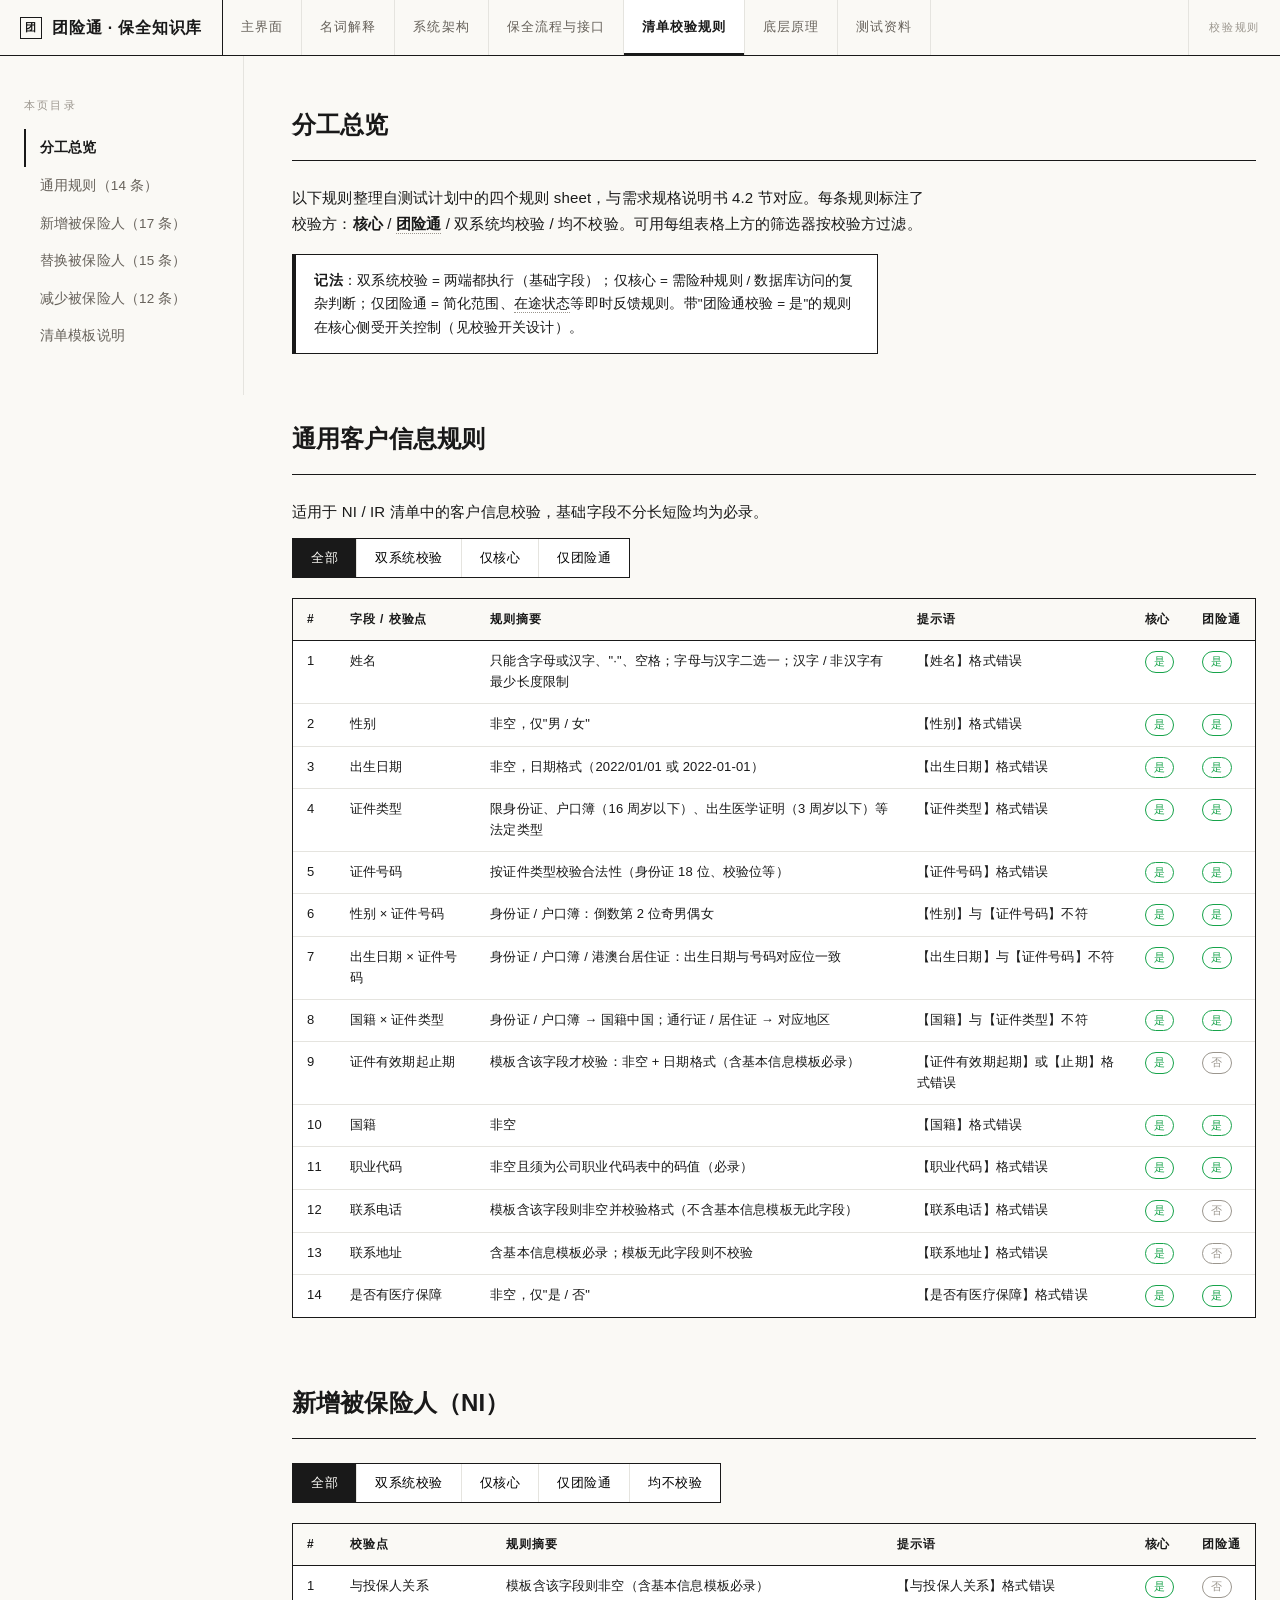
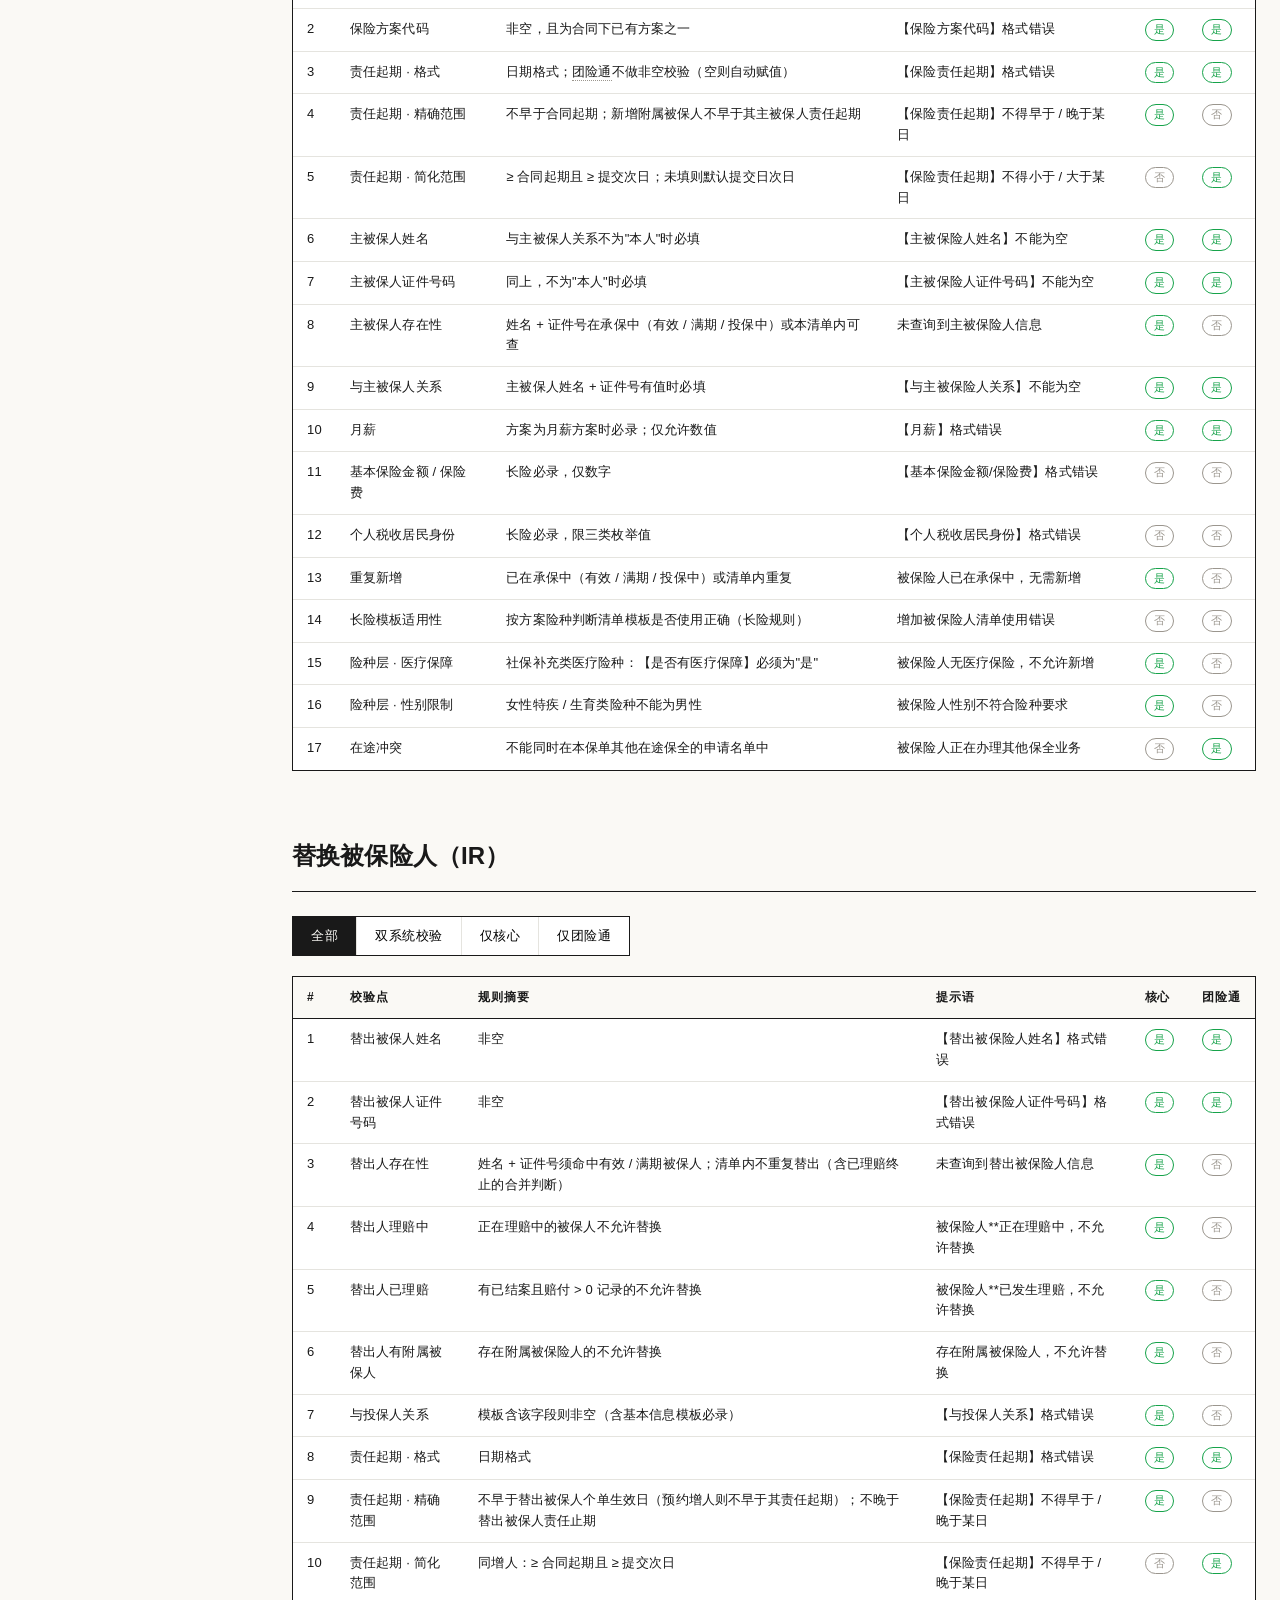
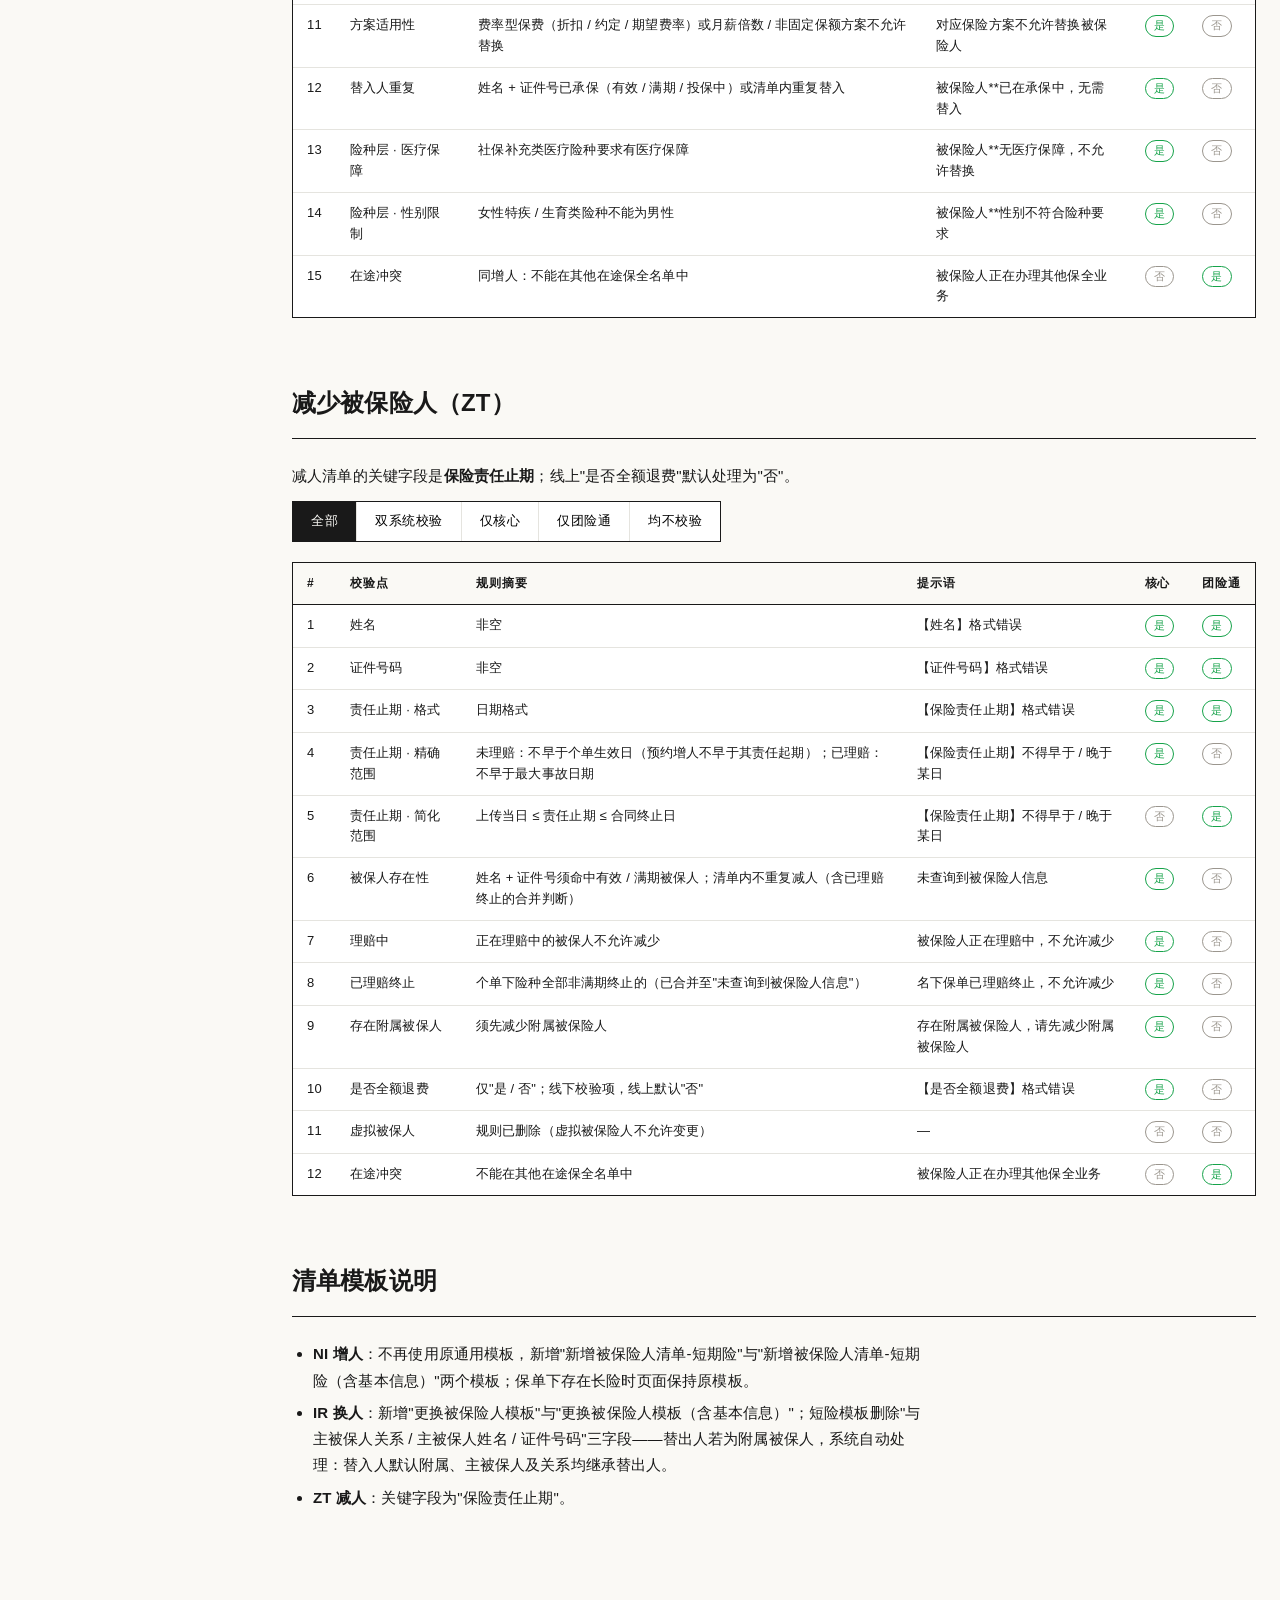
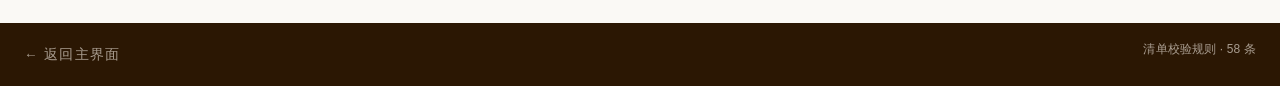
<file: rules.html>
<!DOCTYPE html>
<html lang="zh-CN">
<head>
<meta charset="UTF-8">
<meta name="viewport" content="width=device-width, initial-scale=1.0">
<title>清单校验规则 — 团险通 · 保全知识库</title>
<link rel="stylesheet" href="style.css">
</head>
<body>

<header class="site-header">
  <a class="logo" href="index.html"><span class="mark">团</span>团险通 · 保全知识库</a>
  <nav>
    <a href="index.html">主界面</a>
    <a href="terms.html">名词解释</a>
    <a href="architecture.html">系统架构</a>
    <a href="process.html">保全流程与接口</a>
    <a href="rules.html">清单校验规则</a>
    <a href="principles.html">底层原理</a>
    <a href="testing.html">测试资料</a>
  </nav>
  <div class="tag">校验规则</div>
</header>

<div class="page">
<div class="doc-layout">

  <aside class="doc-side">
    <div class="side-title">本页目录</div>
    <a href="#intro">分工总览</a>
    <a href="#common">通用规则（14 条）</a>
    <a href="#ni">新增被保险人（17 条）</a>
    <a href="#ir">替换被保险人（15 条）</a>
    <a href="#zt">减少被保险人（12 条）</a>
    <a href="#template">清单模板说明</a>
  </aside>

  <main class="doc-main">

    <div class="doc-block" id="intro">
      <h2>分工总览</h2>
      <p>以下规则整理自测试计划中的四个规则 sheet，与需求规格说明书 4.2 节对应。每条规则标注了校验方：<b>核心</b> / <b><a class="xref" href="terms.html#tqt">团险通</a></b> / 双系统均校验 / 均不校验。可用每组表格上方的筛选器按校验方过滤。</p>
      <div class="note"><b>记法</b>：双系统校验 = 两端都执行（基础字段）；仅核心 = 需险种规则 / 数据库访问的复杂判断；仅团险通 = 简化范围、<a class="xref" href="terms.html#inflight">在途状态</a>等即时反馈规则。带"团险通校验 = 是"的规则在核心侧受开关控制（见<a href="architecture.html#switch">校验开关设计</a>）。</div>
    </div>

    <div class="doc-block" id="common">
      <h2>通用客户信息规则</h2>
      <p>适用于 NI / IR 清单中的客户信息校验，基础字段不分长短险均为必录。</p>
      <div class="filter-bar" data-filter-group="tbl-common">
        <button class="on" data-mode="all">全部</button>
        <button data-mode="both">双系统校验</button>
        <button data-mode="core">仅核心</button>
        <button data-mode="tqt">仅团险通</button>
      </div>
      <div class="tbl-wrap"><table class="tbl" id="tbl-common">
        <thead><tr><th>#</th><th>字段 / 校验点</th><th>规则摘要</th><th>提示语</th><th>核心</th><th>团险通</th></tr></thead>
        <tbody>
          <tr data-core="是" data-tqt="是"><td class="num">1</td><td>姓名</td><td>只能含字母或汉字、"·"、空格；字母与汉字二选一；汉字 / 非汉字有最少长度限制</td><td>【姓名】格式错误</td><td><span class="pill yes">是</span></td><td><span class="pill yes">是</span></td></tr>
          <tr data-core="是" data-tqt="是"><td class="num">2</td><td>性别</td><td>非空，仅"男 / 女"</td><td>【性别】格式错误</td><td><span class="pill yes">是</span></td><td><span class="pill yes">是</span></td></tr>
          <tr data-core="是" data-tqt="是"><td class="num">3</td><td>出生日期</td><td>非空，日期格式（2022/01/01 或 2022-01-01）</td><td>【出生日期】格式错误</td><td><span class="pill yes">是</span></td><td><span class="pill yes">是</span></td></tr>
          <tr data-core="是" data-tqt="是"><td class="num">4</td><td>证件类型</td><td>限身份证、户口簿（16 周岁以下）、出生医学证明（3 周岁以下）等法定类型</td><td>【证件类型】格式错误</td><td><span class="pill yes">是</span></td><td><span class="pill yes">是</span></td></tr>
          <tr data-core="是" data-tqt="是"><td class="num">5</td><td>证件号码</td><td>按证件类型校验合法性（身份证 18 位、校验位等）</td><td>【证件号码】格式错误</td><td><span class="pill yes">是</span></td><td><span class="pill yes">是</span></td></tr>
          <tr data-core="是" data-tqt="是"><td class="num">6</td><td>性别 × 证件号码</td><td>身份证 / 户口簿：倒数第 2 位奇男偶女</td><td>【性别】与【证件号码】不符</td><td><span class="pill yes">是</span></td><td><span class="pill yes">是</span></td></tr>
          <tr data-core="是" data-tqt="是"><td class="num">7</td><td>出生日期 × 证件号码</td><td>身份证 / 户口簿 / 港澳台居住证：出生日期与号码对应位一致</td><td>【出生日期】与【证件号码】不符</td><td><span class="pill yes">是</span></td><td><span class="pill yes">是</span></td></tr>
          <tr data-core="是" data-tqt="是"><td class="num">8</td><td>国籍 × 证件类型</td><td>身份证 / 户口簿 → 国籍中国；通行证 / 居住证 → 对应地区</td><td>【国籍】与【证件类型】不符</td><td><span class="pill yes">是</span></td><td><span class="pill yes">是</span></td></tr>
          <tr data-core="是" data-tqt="否"><td class="num">9</td><td>证件有效期起止期</td><td>模板含该字段才校验：非空 + 日期格式（含基本信息模板必录）</td><td>【证件有效期起期】或【止期】格式错误</td><td><span class="pill yes">是</span></td><td><span class="pill no">否</span></td></tr>
          <tr data-core="是" data-tqt="是"><td class="num">10</td><td>国籍</td><td>非空</td><td>【国籍】格式错误</td><td><span class="pill yes">是</span></td><td><span class="pill yes">是</span></td></tr>
          <tr data-core="是" data-tqt="是"><td class="num">11</td><td>职业代码</td><td>非空且须为公司职业代码表中的码值（必录）</td><td>【职业代码】格式错误</td><td><span class="pill yes">是</span></td><td><span class="pill yes">是</span></td></tr>
          <tr data-core="是" data-tqt="否"><td class="num">12</td><td>联系电话</td><td>模板含该字段则非空并校验格式（不含基本信息模板无此字段）</td><td>【联系电话】格式错误</td><td><span class="pill yes">是</span></td><td><span class="pill no">否</span></td></tr>
          <tr data-core="是" data-tqt="否"><td class="num">13</td><td>联系地址</td><td>含基本信息模板必录；模板无此字段则不校验</td><td>【联系地址】格式错误</td><td><span class="pill yes">是</span></td><td><span class="pill no">否</span></td></tr>
          <tr data-core="是" data-tqt="是"><td class="num">14</td><td>是否有医疗保障</td><td>非空，仅"是 / 否"</td><td>【是否有医疗保障】格式错误</td><td><span class="pill yes">是</span></td><td><span class="pill yes">是</span></td></tr>
        </tbody>
      </table></div>
    </div>

    <div class="doc-block" id="ni">
      <h2>新增被保险人（NI）</h2>
      <div class="filter-bar" data-filter-group="tbl-ni">
        <button class="on" data-mode="all">全部</button>
        <button data-mode="both">双系统校验</button>
        <button data-mode="core">仅核心</button>
        <button data-mode="tqt">仅团险通</button>
        <button data-mode="none">均不校验</button>
      </div>
      <div class="tbl-wrap"><table class="tbl" id="tbl-ni">
        <thead><tr><th>#</th><th>校验点</th><th>规则摘要</th><th>提示语</th><th>核心</th><th>团险通</th></tr></thead>
        <tbody>
          <tr data-core="是" data-tqt="否"><td class="num">1</td><td>与投保人关系</td><td>模板含该字段则非空（含基本信息模板必录）</td><td>【与投保人关系】格式错误</td><td><span class="pill yes">是</span></td><td><span class="pill no">否</span></td></tr>
          <tr data-core="是" data-tqt="是"><td class="num">2</td><td>保险方案代码</td><td>非空，且为合同下已有方案之一</td><td>【保险方案代码】格式错误</td><td><span class="pill yes">是</span></td><td><span class="pill yes">是</span></td></tr>
          <tr data-core="是" data-tqt="是"><td class="num">3</td><td>责任起期 · 格式</td><td>日期格式；<a class="xref" href="terms.html#tqt">团险通</a>不做非空校验（空则自动赋值）</td><td>【保险责任起期】格式错误</td><td><span class="pill yes">是</span></td><td><span class="pill yes">是</span></td></tr>
          <tr data-core="是" data-tqt="否"><td class="num">4</td><td>责任起期 · 精确范围</td><td>不早于合同起期；新增附属被保人不早于其主被保人责任起期</td><td>【保险责任起期】不得早于 / 晚于某日</td><td><span class="pill yes">是</span></td><td><span class="pill no">否</span></td></tr>
          <tr data-core="否" data-tqt="是"><td class="num">5</td><td>责任起期 · 简化范围</td><td>≥ 合同起期且 ≥ 提交次日；未填则默认提交日次日</td><td>【保险责任起期】不得小于 / 大于某日</td><td><span class="pill no">否</span></td><td><span class="pill yes">是</span></td></tr>
          <tr data-core="是" data-tqt="是"><td class="num">6</td><td>主被保人姓名</td><td>与主被保人关系不为"本人"时必填</td><td>【主被保险人姓名】不能为空</td><td><span class="pill yes">是</span></td><td><span class="pill yes">是</span></td></tr>
          <tr data-core="是" data-tqt="是"><td class="num">7</td><td>主被保人证件号码</td><td>同上，不为"本人"时必填</td><td>【主被保险人证件号码】不能为空</td><td><span class="pill yes">是</span></td><td><span class="pill yes">是</span></td></tr>
          <tr data-core="是" data-tqt="否"><td class="num">8</td><td>主被保人存在性</td><td>姓名 + 证件号在承保中（有效 / 满期 / 投保中）或本清单内可查</td><td>未查询到主被保险人信息</td><td><span class="pill yes">是</span></td><td><span class="pill no">否</span></td></tr>
          <tr data-core="是" data-tqt="是"><td class="num">9</td><td>与主被保人关系</td><td>主被保人姓名 + 证件号有值时必填</td><td>【与主被保险人关系】不能为空</td><td><span class="pill yes">是</span></td><td><span class="pill yes">是</span></td></tr>
          <tr data-core="是" data-tqt="是"><td class="num">10</td><td>月薪</td><td>方案为月薪方案时必录；仅允许数值</td><td>【月薪】格式错误</td><td><span class="pill yes">是</span></td><td><span class="pill yes">是</span></td></tr>
          <tr data-core="否" data-tqt="否"><td class="num">11</td><td>基本保险金额 / 保险费</td><td>长险必录，仅数字</td><td>【基本保险金额/保险费】格式错误</td><td><span class="pill no">否</span></td><td><span class="pill no">否</span></td></tr>
          <tr data-core="否" data-tqt="否"><td class="num">12</td><td>个人税收居民身份</td><td>长险必录，限三类枚举值</td><td>【个人税收居民身份】格式错误</td><td><span class="pill no">否</span></td><td><span class="pill no">否</span></td></tr>
          <tr data-core="是" data-tqt="否"><td class="num">13</td><td>重复新增</td><td>已在承保中（有效 / 满期 / 投保中）或清单内重复</td><td>被保险人已在承保中，无需新增</td><td><span class="pill yes">是</span></td><td><span class="pill no">否</span></td></tr>
          <tr data-core="否" data-tqt="否"><td class="num">14</td><td>长险模板适用性</td><td>按方案险种判断清单模板是否使用正确（长险规则）</td><td>增加被保险人清单使用错误</td><td><span class="pill no">否</span></td><td><span class="pill no">否</span></td></tr>
          <tr data-core="是" data-tqt="否"><td class="num">15</td><td>险种层 · 医疗保障</td><td>社保补充类医疗险种：【是否有医疗保障】必须为"是"</td><td>被保险人无医疗保险，不允许新增</td><td><span class="pill yes">是</span></td><td><span class="pill no">否</span></td></tr>
          <tr data-core="是" data-tqt="否"><td class="num">16</td><td>险种层 · 性别限制</td><td>女性特疾 / 生育类险种不能为男性</td><td>被保险人性别不符合险种要求</td><td><span class="pill yes">是</span></td><td><span class="pill no">否</span></td></tr>
          <tr data-core="否" data-tqt="是"><td class="num">17</td><td>在途冲突</td><td>不能同时在本保单其他在途保全的申请名单中</td><td>被保险人正在办理其他保全业务</td><td><span class="pill no">否</span></td><td><span class="pill yes">是</span></td></tr>
        </tbody>
      </table></div>
    </div>

    <div class="doc-block" id="ir">
      <h2>替换被保险人（IR）</h2>
      <div class="filter-bar" data-filter-group="tbl-ir">
        <button class="on" data-mode="all">全部</button>
        <button data-mode="both">双系统校验</button>
        <button data-mode="core">仅核心</button>
        <button data-mode="tqt">仅团险通</button>
      </div>
      <div class="tbl-wrap"><table class="tbl" id="tbl-ir">
        <thead><tr><th>#</th><th>校验点</th><th>规则摘要</th><th>提示语</th><th>核心</th><th>团险通</th></tr></thead>
        <tbody>
          <tr data-core="是" data-tqt="是"><td class="num">1</td><td>替出被保人姓名</td><td>非空</td><td>【替出被保险人姓名】格式错误</td><td><span class="pill yes">是</span></td><td><span class="pill yes">是</span></td></tr>
          <tr data-core="是" data-tqt="是"><td class="num">2</td><td>替出被保人证件号码</td><td>非空</td><td>【替出被保险人证件号码】格式错误</td><td><span class="pill yes">是</span></td><td><span class="pill yes">是</span></td></tr>
          <tr data-core="是" data-tqt="否"><td class="num">3</td><td>替出人存在性</td><td>姓名 + 证件号须命中有效 / 满期被保人；清单内不重复替出（含已理赔终止的合并判断）</td><td>未查询到替出被保险人信息</td><td><span class="pill yes">是</span></td><td><span class="pill no">否</span></td></tr>
          <tr data-core="是" data-tqt="否"><td class="num">4</td><td>替出人理赔中</td><td>正在理赔中的被保人不允许替换</td><td>被保险人**正在理赔中，不允许替换</td><td><span class="pill yes">是</span></td><td><span class="pill no">否</span></td></tr>
          <tr data-core="是" data-tqt="否"><td class="num">5</td><td>替出人已理赔</td><td>有已结案且赔付 &gt; 0 记录的不允许替换</td><td>被保险人**已发生理赔，不允许替换</td><td><span class="pill yes">是</span></td><td><span class="pill no">否</span></td></tr>
          <tr data-core="是" data-tqt="否"><td class="num">6</td><td>替出人有附属被保人</td><td>存在附属被保险人的不允许替换</td><td>存在附属被保险人，不允许替换</td><td><span class="pill yes">是</span></td><td><span class="pill no">否</span></td></tr>
          <tr data-core="是" data-tqt="否"><td class="num">7</td><td>与投保人关系</td><td>模板含该字段则非空（含基本信息模板必录）</td><td>【与投保人关系】格式错误</td><td><span class="pill yes">是</span></td><td><span class="pill no">否</span></td></tr>
          <tr data-core="是" data-tqt="是"><td class="num">8</td><td>责任起期 · 格式</td><td>日期格式</td><td>【保险责任起期】格式错误</td><td><span class="pill yes">是</span></td><td><span class="pill yes">是</span></td></tr>
          <tr data-core="是" data-tqt="否"><td class="num">9</td><td>责任起期 · 精确范围</td><td>不早于替出被保人个单生效日（预约增人则不早于其责任起期）；不晚于替出被保人责任止期</td><td>【保险责任起期】不得早于 / 晚于某日</td><td><span class="pill yes">是</span></td><td><span class="pill no">否</span></td></tr>
          <tr data-core="否" data-tqt="是"><td class="num">10</td><td>责任起期 · 简化范围</td><td>同增人：≥ 合同起期且 ≥ 提交次日</td><td>【保险责任起期】不得早于 / 晚于某日</td><td><span class="pill no">否</span></td><td><span class="pill yes">是</span></td></tr>
          <tr data-core="是" data-tqt="否"><td class="num">11</td><td>方案适用性</td><td>费率型保费（折扣 / 约定 / 期望费率）或月薪倍数 / 非固定保额方案不允许替换</td><td>对应保险方案不允许替换被保险人</td><td><span class="pill yes">是</span></td><td><span class="pill no">否</span></td></tr>
          <tr data-core="是" data-tqt="否"><td class="num">12</td><td>替入人重复</td><td>姓名 + 证件号已承保（有效 / 满期 / 投保中）或清单内重复替入</td><td>被保险人**已在承保中，无需替入</td><td><span class="pill yes">是</span></td><td><span class="pill no">否</span></td></tr>
          <tr data-core="是" data-tqt="否"><td class="num">13</td><td>险种层 · 医疗保障</td><td>社保补充类医疗险种要求有医疗保障</td><td>被保险人**无医疗保障，不允许替换</td><td><span class="pill yes">是</span></td><td><span class="pill no">否</span></td></tr>
          <tr data-core="是" data-tqt="否"><td class="num">14</td><td>险种层 · 性别限制</td><td>女性特疾 / 生育类险种不能为男性</td><td>被保险人**性别不符合险种要求</td><td><span class="pill yes">是</span></td><td><span class="pill no">否</span></td></tr>
          <tr data-core="否" data-tqt="是"><td class="num">15</td><td>在途冲突</td><td>同增人：不能在其他在途保全名单中</td><td>被保险人正在办理其他保全业务</td><td><span class="pill no">否</span></td><td><span class="pill yes">是</span></td></tr>
        </tbody>
      </table></div>
    </div>

    <div class="doc-block" id="zt">
      <h2>减少被保险人（ZT）</h2>
      <p>减人清单的关键字段是<b>保险责任止期</b>；线上"是否全额退费"默认处理为"否"。</p>
      <div class="filter-bar" data-filter-group="tbl-zt">
        <button class="on" data-mode="all">全部</button>
        <button data-mode="both">双系统校验</button>
        <button data-mode="core">仅核心</button>
        <button data-mode="tqt">仅团险通</button>
        <button data-mode="none">均不校验</button>
      </div>
      <div class="tbl-wrap"><table class="tbl" id="tbl-zt">
        <thead><tr><th>#</th><th>校验点</th><th>规则摘要</th><th>提示语</th><th>核心</th><th>团险通</th></tr></thead>
        <tbody>
          <tr data-core="是" data-tqt="是"><td class="num">1</td><td>姓名</td><td>非空</td><td>【姓名】格式错误</td><td><span class="pill yes">是</span></td><td><span class="pill yes">是</span></td></tr>
          <tr data-core="是" data-tqt="是"><td class="num">2</td><td>证件号码</td><td>非空</td><td>【证件号码】格式错误</td><td><span class="pill yes">是</span></td><td><span class="pill yes">是</span></td></tr>
          <tr data-core="是" data-tqt="是"><td class="num">3</td><td>责任止期 · 格式</td><td>日期格式</td><td>【保险责任止期】格式错误</td><td><span class="pill yes">是</span></td><td><span class="pill yes">是</span></td></tr>
          <tr data-core="是" data-tqt="否"><td class="num">4</td><td>责任止期 · 精确范围</td><td>未理赔：不早于个单生效日（预约增人不早于其责任起期）；已理赔：不早于最大事故日期</td><td>【保险责任止期】不得早于 / 晚于某日</td><td><span class="pill yes">是</span></td><td><span class="pill no">否</span></td></tr>
          <tr data-core="否" data-tqt="是"><td class="num">5</td><td>责任止期 · 简化范围</td><td>上传当日 ≤ 责任止期 ≤ 合同终止日</td><td>【保险责任止期】不得早于 / 晚于某日</td><td><span class="pill no">否</span></td><td><span class="pill yes">是</span></td></tr>
          <tr data-core="是" data-tqt="否"><td class="num">6</td><td>被保人存在性</td><td>姓名 + 证件号须命中有效 / 满期被保人；清单内不重复减人（含已理赔终止的合并判断）</td><td>未查询到被保险人信息</td><td><span class="pill yes">是</span></td><td><span class="pill no">否</span></td></tr>
          <tr data-core="是" data-tqt="否"><td class="num">7</td><td>理赔中</td><td>正在理赔中的被保人不允许减少</td><td>被保险人正在理赔中，不允许减少</td><td><span class="pill yes">是</span></td><td><span class="pill no">否</span></td></tr>
          <tr data-core="是" data-tqt="否"><td class="num">8</td><td>已理赔终止</td><td>个单下险种全部非满期终止的（已合并至"未查询到被保险人信息"）</td><td>名下保单已理赔终止，不允许减少</td><td><span class="pill yes">是</span></td><td><span class="pill no">否</span></td></tr>
          <tr data-core="是" data-tqt="否"><td class="num">9</td><td>存在附属被保人</td><td>须先减少附属被保险人</td><td>存在附属被保险人，请先减少附属被保险人</td><td><span class="pill yes">是</span></td><td><span class="pill no">否</span></td></tr>
          <tr data-core="是" data-tqt="否"><td class="num">10</td><td>是否全额退费</td><td>仅"是 / 否"；线下校验项，线上默认"否"</td><td>【是否全额退费】格式错误</td><td><span class="pill yes">是</span></td><td><span class="pill no">否</span></td></tr>
          <tr data-core="否" data-tqt="否"><td class="num">11</td><td>虚拟被保人</td><td>规则已删除（虚拟被保险人不允许变更）</td><td>—</td><td><span class="pill no">否</span></td><td><span class="pill no">否</span></td></tr>
          <tr data-core="否" data-tqt="是"><td class="num">12</td><td>在途冲突</td><td>不能在其他在途保全名单中</td><td>被保险人正在办理其他保全业务</td><td><span class="pill no">否</span></td><td><span class="pill yes">是</span></td></tr>
        </tbody>
      </table></div>
    </div>

    <div class="doc-block" id="template">
      <h2>清单模板说明</h2>
      <ul>
        <li><b>NI 增人</b>：不再使用原通用模板，新增"新增被保险人清单-短期险"与"新增被保险人清单-短期险（含基本信息）"两个模板；保单下存在长险时页面保持原模板。</li>
        <li><b>IR 换人</b>：新增"更换被保险人模板"与"更换被保险人模板（含基本信息）"；短险模板删除"与主被保人关系 / 主被保人姓名 / 证件号码"三字段——替出人若为附属被保人，系统自动处理：替入人默认附属、主被保人及关系均继承替出人。</li>
        <li><b>ZT 减人</b>：关键字段为"保险责任止期"。</li>
      </ul>
    </div>

  </main>
</div>
</div>

<footer class="site-footer">
  <div class="f-bottom" style="border-top:none">
    <span><a class="back-home" href="index.html" style="color:#a89c8f">← 返回主界面</a></span>
    <span>清单校验规则 · 58 条</span>
  </div>
</footer>

<script src="main.js"></script>
</body>
</html>
</file>
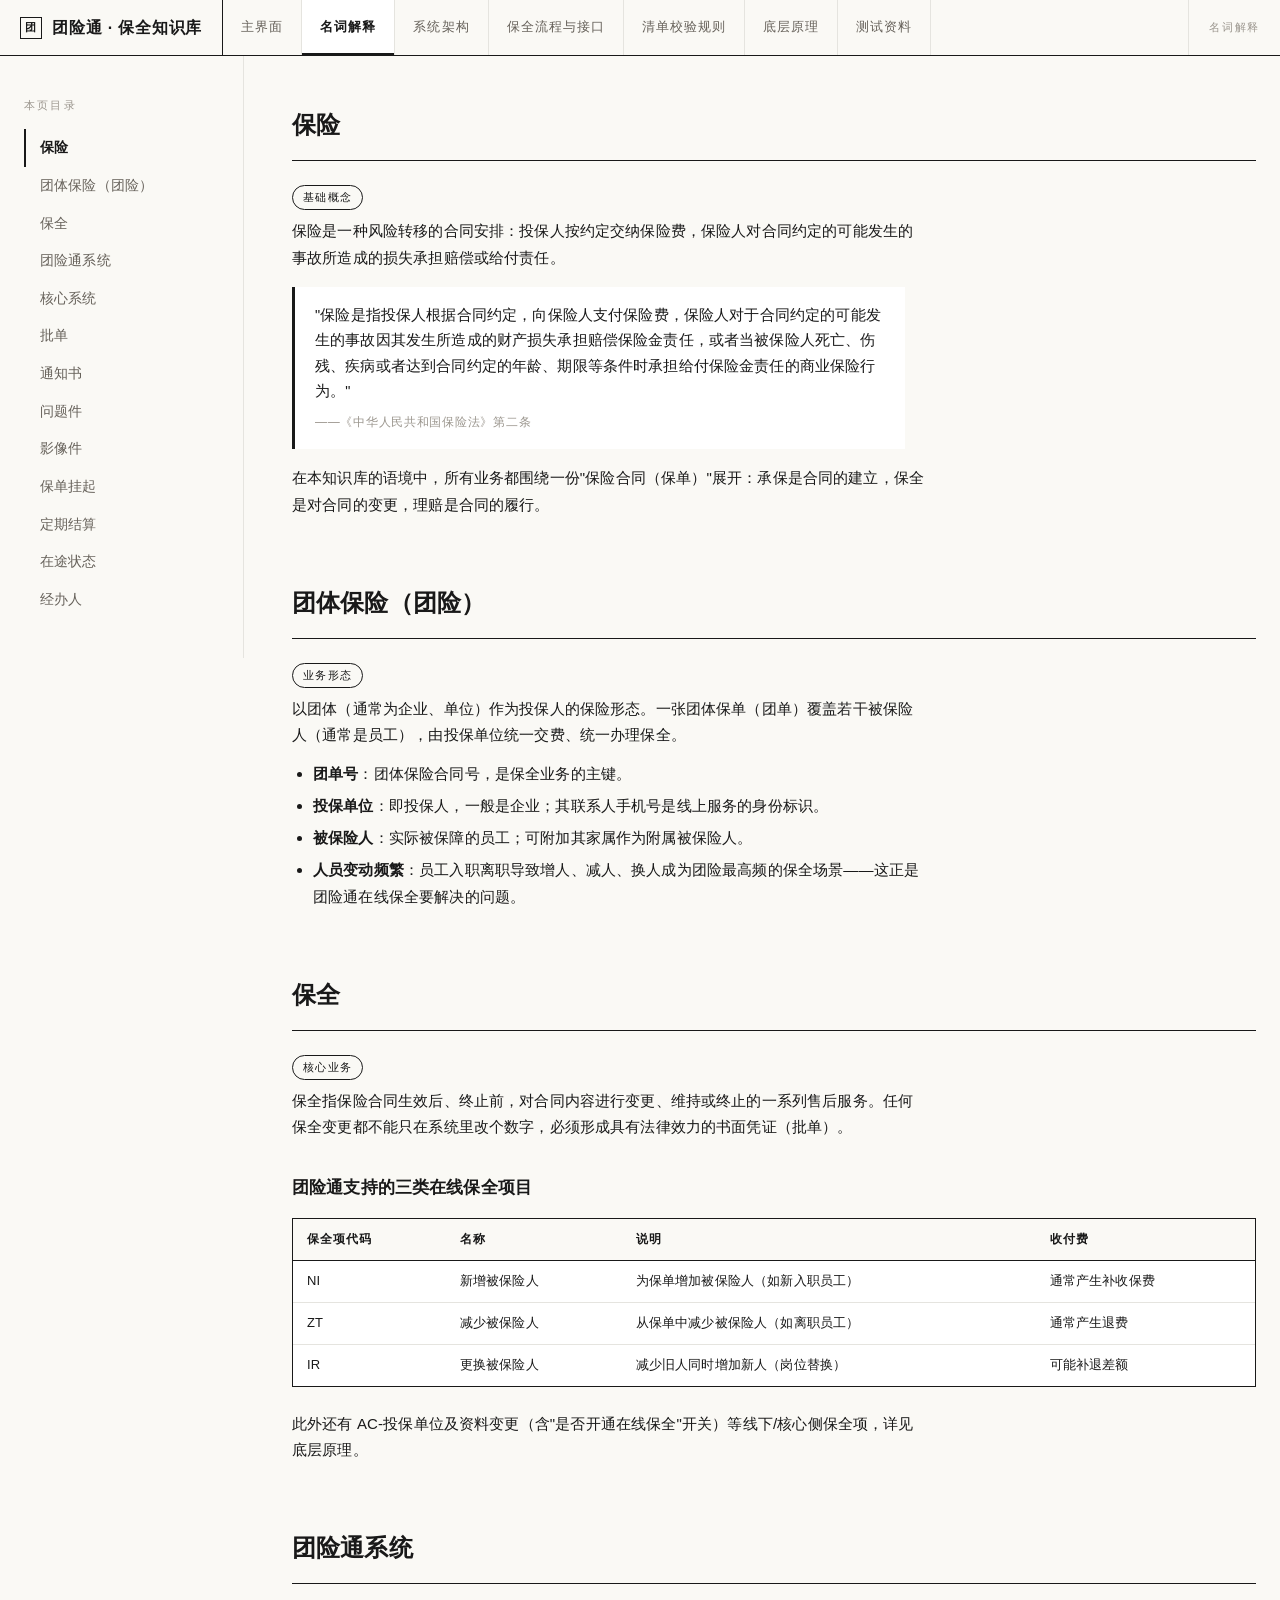
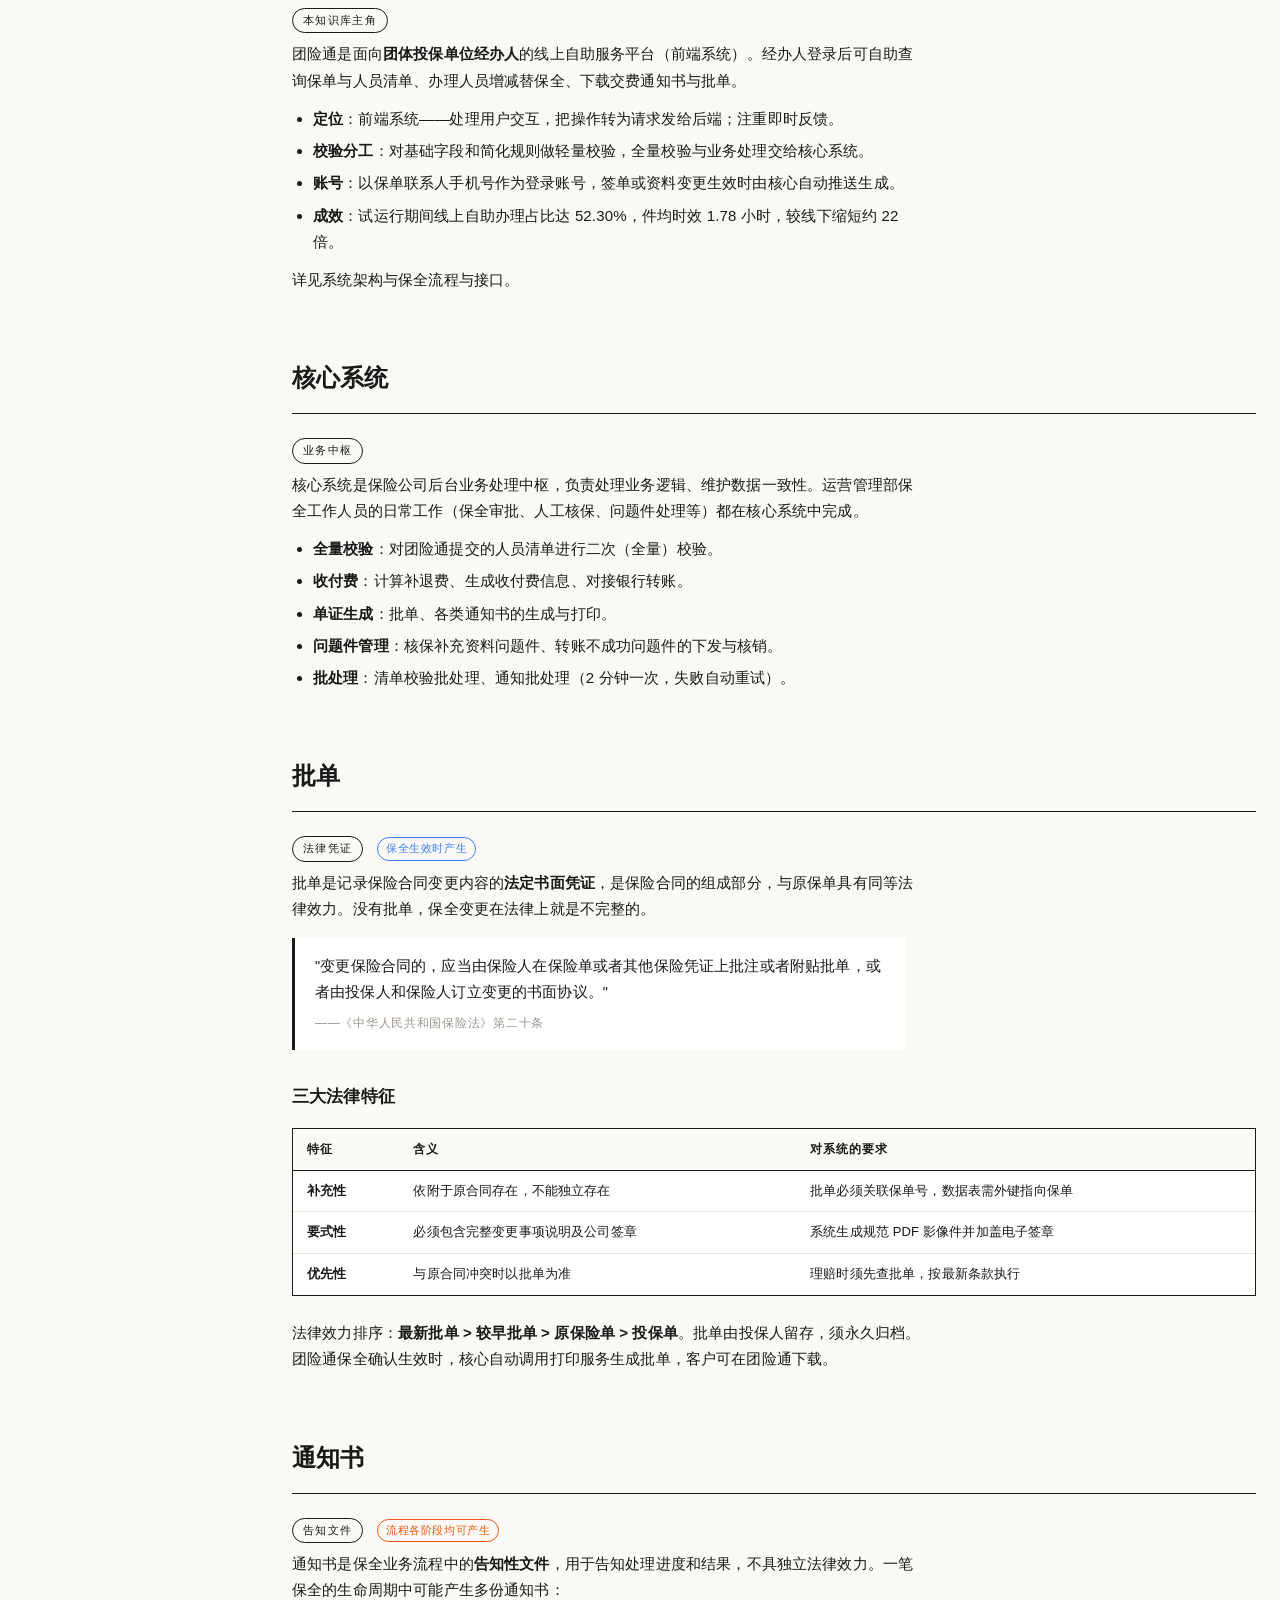
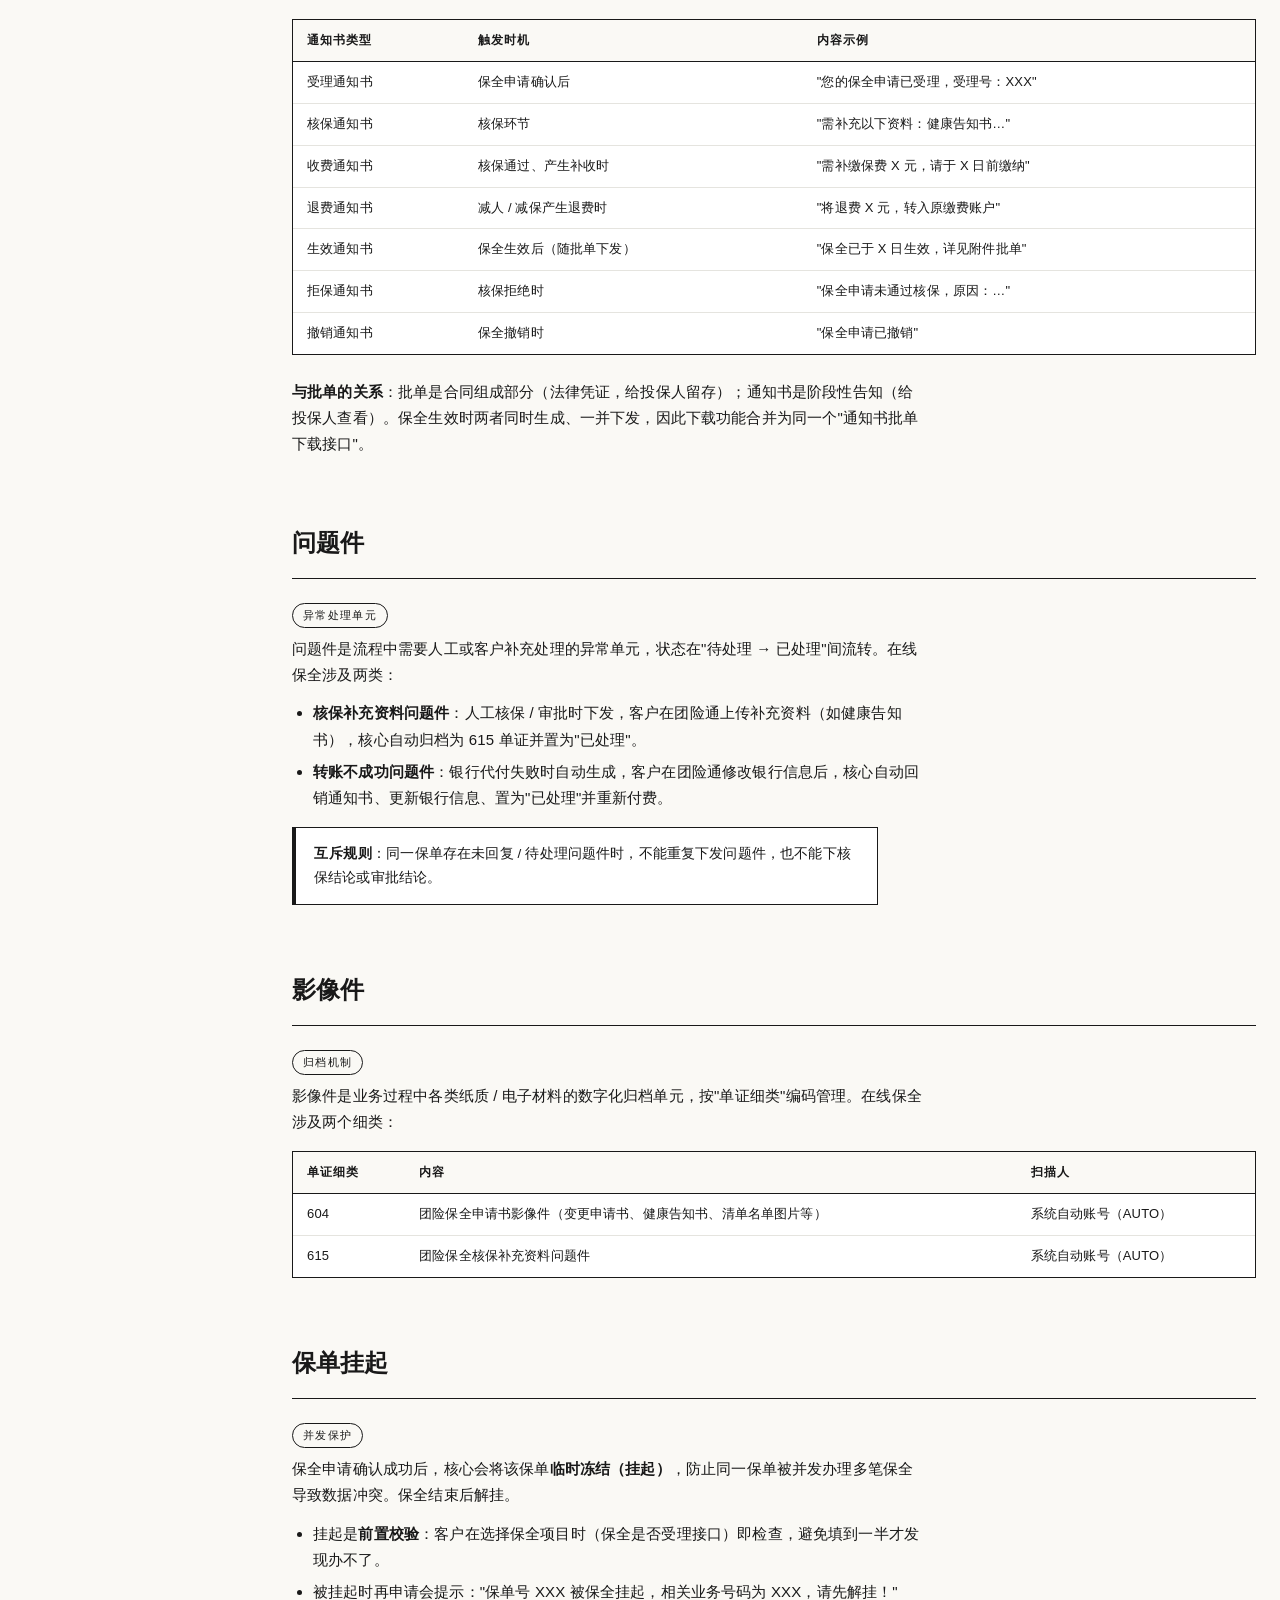
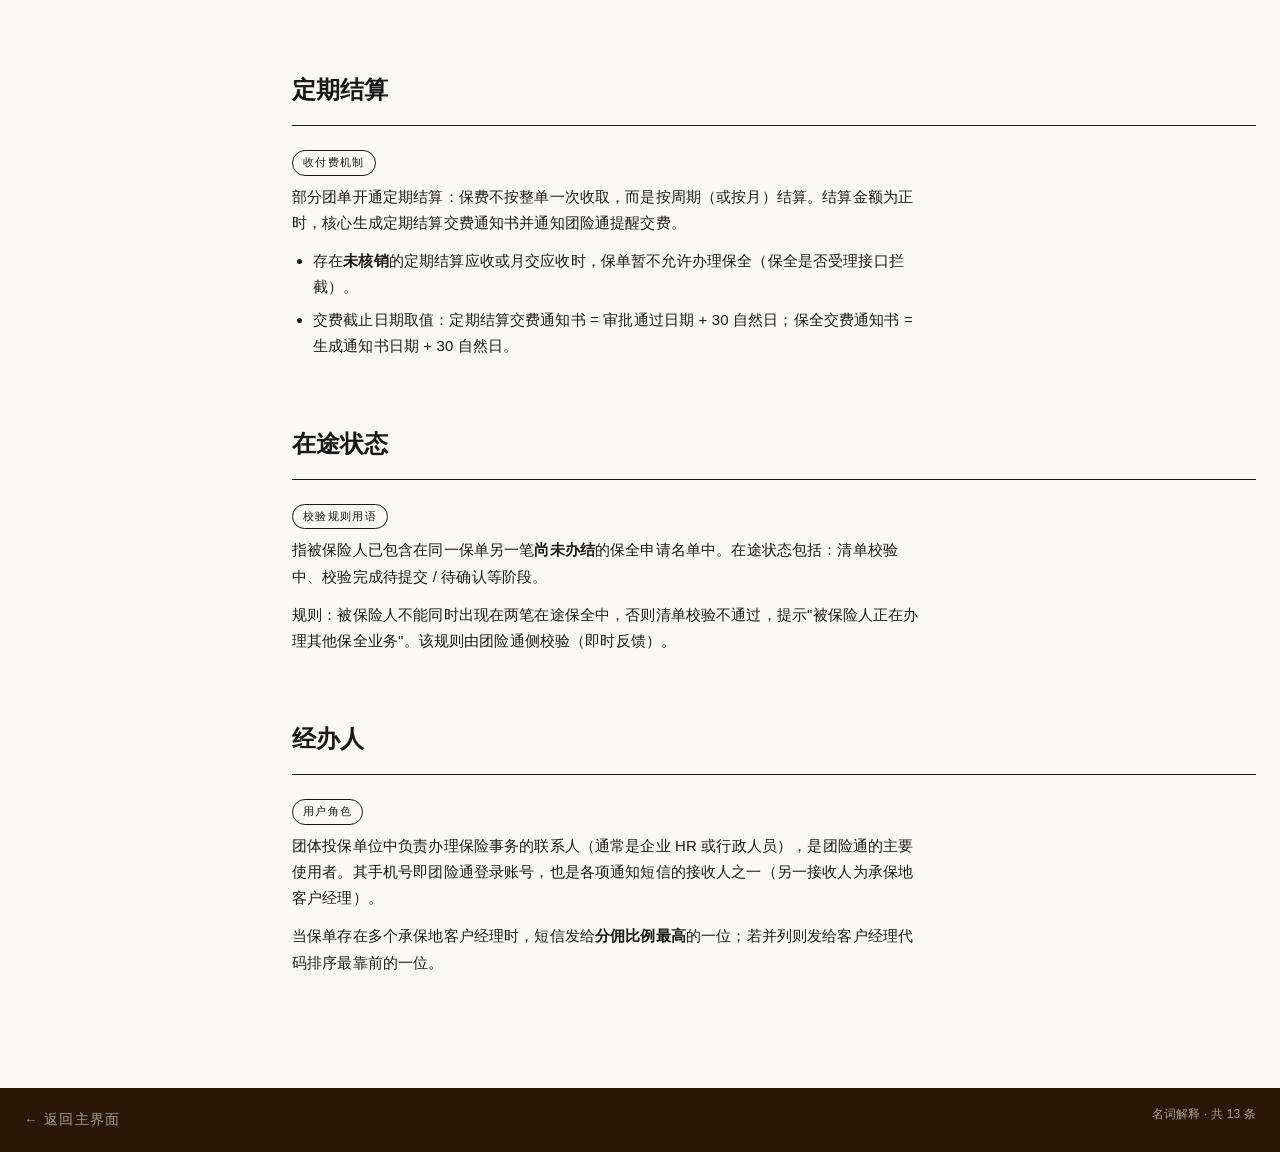
<file: terms.html>
<!DOCTYPE html>
<html lang="zh-CN">
<head>
<meta charset="UTF-8">
<meta name="viewport" content="width=device-width, initial-scale=1.0">
<title>名词解释 — 团险通 · 保全知识库</title>
<link rel="stylesheet" href="style.css">
</head>
<body>

<header class="site-header">
  <a class="logo" href="index.html"><span class="mark">团</span>团险通 · 保全知识库</a>
  <nav>
    <a href="index.html">主界面</a>
    <a href="terms.html">名词解释</a>
    <a href="architecture.html">系统架构</a>
    <a href="process.html">保全流程与接口</a>
    <a href="rules.html">清单校验规则</a>
    <a href="principles.html">底层原理</a>
    <a href="testing.html">测试资料</a>
  </nav>
  <div class="tag">名词解释</div>
</header>

<div class="page">
<div class="doc-layout">

  <aside class="doc-side">
    <div class="side-title">本页目录</div>
    <a href="#insurance">保险</a>
    <a href="#group">团体保险（团险）</a>
    <a href="#endorsement-svc">保全</a>
    <a href="#tqt">团险通系统</a>
    <a href="#core">核心系统</a>
    <a href="#endorsement-doc">批单</a>
    <a href="#notice">通知书</a>
    <a href="#problem">问题件</a>
    <a href="#image">影像件</a>
    <a href="#hang">保单挂起</a>
    <a href="#settle">定期结算</a>
    <a href="#inflight">在途状态</a>
    <a href="#agent">经办人</a>
  </aside>

  <main class="doc-main">

    <div class="doc-block" id="insurance">
      <h2>保险</h2>
      <div class="def-head"><span class="d-tag">基础概念</span></div>
      <p>保险是一种风险转移的合同安排：投保人按约定交纳保险费，保险人对合同约定的可能发生的事故所造成的损失承担赔偿或给付责任。</p>
      <div class="def-quote">"保险是指投保人根据合同约定，向保险人支付保险费，保险人对于合同约定的可能发生的事故因其发生所造成的财产损失承担赔偿保险金责任，或者当被保险人死亡、伤残、疾病或者达到合同约定的年龄、期限等条件时承担给付保险金责任的商业保险行为。"<span class="q-src">——《中华人民共和国保险法》第二条</span></div>
      <p>在本知识库的语境中，所有业务都围绕一份"保险合同（保单）"展开：承保是合同的建立，保全是对合同的变更，理赔是合同的履行。</p>
    </div>

    <div class="doc-block" id="group">
      <h2>团体保险（团险）</h2>
      <div class="def-head"><span class="d-tag">业务形态</span></div>
      <p>以团体（通常为企业、单位）作为投保人的保险形态。一张团体保单（团单）覆盖若干被保险人（通常是员工），由投保单位统一交费、统一办理保全。</p>
      <ul>
        <li><b>团单号</b>：团体保险合同号，是保全业务的主键。</li>
        <li><b>投保单位</b>：即投保人，一般是企业；其联系人手机号是线上服务的身份标识。</li>
        <li><b>被保险人</b>：实际被保障的员工；可附加其家属作为附属被保险人。</li>
        <li><b>人员变动频繁</b>：员工入职离职导致增人、减人、换人成为团险最高频的保全场景——这正是团险通在线保全要解决的问题。</li>
      </ul>
    </div>

    <div class="doc-block" id="endorsement-svc">
      <h2>保全</h2>
      <div class="def-head"><span class="d-tag">核心业务</span></div>
      <p>保全指保险合同生效后、终止前，对合同内容进行变更、维持或终止的一系列售后服务。任何保全变更都不能只在系统里改个数字，必须形成具有法律效力的书面凭证（批单）。</p>
      <h3>团险通支持的三类在线保全项目</h3>
      <div class="tbl-wrap"><table class="tbl">
        <thead><tr><th>保全项代码</th><th>名称</th><th>说明</th><th>收付费</th></tr></thead>
        <tbody>
          <tr><td class="num">NI</td><td>新增被保险人</td><td>为保单增加被保险人（如新入职员工）</td><td>通常产生补收保费</td></tr>
          <tr><td class="num">ZT</td><td>减少被保险人</td><td>从保单中减少被保险人（如离职员工）</td><td>通常产生退费</td></tr>
          <tr><td class="num">IR</td><td>更换被保险人</td><td>减少旧人同时增加新人（岗位替换）</td><td>可能补退差额</td></tr>
        </tbody>
      </table></div>
      <p>此外还有 AC-投保单位及资料变更（含"是否开通在线保全"开关）等线下/核心侧保全项，详见<a href="principles.html">底层原理</a>。</p>
    </div>

    <div class="doc-block" id="tqt">
      <h2>团险通系统</h2>
      <div class="def-head"><span class="d-tag">本知识库主角</span></div>
      <p>团险通是面向<b>团体投保单位经办人</b>的线上自助服务平台（前端系统）。经办人登录后可自助查询保单与人员清单、办理人员增减替保全、下载交费通知书与批单。</p>
      <ul>
        <li><b>定位</b>：前端系统——处理用户交互，把操作转为请求发给后端；注重即时反馈。</li>
        <li><b>校验分工</b>：对基础字段和简化规则做轻量校验，全量校验与业务处理交给核心系统。</li>
        <li><b>账号</b>：以保单联系人手机号作为登录账号，签单或资料变更生效时由核心自动推送生成。</li>
        <li><b>成效</b>：试运行期间线上自助办理占比达 52.30%，件均时效 1.78 小时，较线下缩短约 22 倍。</li>
      </ul>
      <p>详见<a href="architecture.html">系统架构</a>与<a href="process.html">保全流程与接口</a>。</p>
    </div>

    <div class="doc-block" id="core">
      <h2>核心系统</h2>
      <div class="def-head"><span class="d-tag">业务中枢</span></div>
      <p>核心系统是保险公司后台业务处理中枢，负责处理业务逻辑、维护数据一致性。运营管理部保全工作人员的日常工作（保全审批、人工核保、问题件处理等）都在核心系统中完成。</p>
      <ul>
        <li><b>全量校验</b>：对团险通提交的人员清单进行二次（全量）校验。</li>
        <li><b>收付费</b>：计算补退费、生成收付费信息、对接银行转账。</li>
        <li><b>单证生成</b>：批单、各类通知书的生成与打印。</li>
        <li><b>问题件管理</b>：核保补充资料问题件、转账不成功问题件的下发与核销。</li>
        <li><b>批处理</b>：清单校验批处理、通知批处理（2 分钟一次，失败自动重试）。</li>
      </ul>
    </div>

    <div class="doc-block" id="endorsement-doc">
      <h2>批单</h2>
      <div class="def-head"><span class="d-tag">法律凭证</span><span class="pill blue">保全生效时产生</span></div>
      <p>批单是记录保险合同变更内容的<b>法定书面凭证</b>，是保险合同的组成部分，与原保单具有同等法律效力。没有批单，保全变更在法律上就是不完整的。</p>
      <div class="def-quote">"变更保险合同的，应当由保险人在保险单或者其他保险凭证上批注或者附贴批单，或者由投保人和保险人订立变更的书面协议。"<span class="q-src">——《中华人民共和国保险法》第二十条</span></div>
      <h3>三大法律特征</h3>
      <div class="tbl-wrap"><table class="tbl">
        <thead><tr><th>特征</th><th>含义</th><th>对系统的要求</th></tr></thead>
        <tbody>
          <tr><td><b>补充性</b></td><td>依附于原合同存在，不能独立存在</td><td>批单必须关联保单号，数据表需外键指向保单</td></tr>
          <tr><td><b>要式性</b></td><td>必须包含完整变更事项说明及公司签章</td><td>系统生成规范 PDF 影像件并加盖电子签章</td></tr>
          <tr><td><b>优先性</b></td><td>与原合同冲突时以批单为准</td><td>理赔时须先查批单，按最新条款执行</td></tr>
        </tbody>
      </table></div>
      <p>法律效力排序：<b>最新批单 &gt; 较早批单 &gt; 原保险单 &gt; 投保单</b>。批单由投保人留存，须永久归档。团险通保全确认生效时，核心自动调用打印服务生成批单，客户可在团险通下载。</p>
    </div>

    <div class="doc-block" id="notice">
      <h2>通知书</h2>
      <div class="def-head"><span class="d-tag">告知文件</span><span class="pill orange">流程各阶段均可产生</span></div>
      <p>通知书是保全业务流程中的<b>告知性文件</b>，用于告知处理进度和结果，不具独立法律效力。一笔保全的生命周期中可能产生多份通知书：</p>
      <div class="tbl-wrap"><table class="tbl">
        <thead><tr><th>通知书类型</th><th>触发时机</th><th>内容示例</th></tr></thead>
        <tbody>
          <tr><td>受理通知书</td><td>保全申请确认后</td><td>"您的保全申请已受理，受理号：XXX"</td></tr>
          <tr><td>核保通知书</td><td>核保环节</td><td>"需补充以下资料：健康告知书…"</td></tr>
          <tr><td>收费通知书</td><td>核保通过、产生补收时</td><td>"需补缴保费 X 元，请于 X 日前缴纳"</td></tr>
          <tr><td>退费通知书</td><td>减人 / 减保产生退费时</td><td>"将退费 X 元，转入原缴费账户"</td></tr>
          <tr><td>生效通知书</td><td>保全生效后（随批单下发）</td><td>"保全已于 X 日生效，详见附件批单"</td></tr>
          <tr><td>拒保通知书</td><td>核保拒绝时</td><td>"保全申请未通过核保，原因：…"</td></tr>
          <tr><td>撤销通知书</td><td>保全撤销时</td><td>"保全申请已撤销"</td></tr>
        </tbody>
      </table></div>
      <p><b>与批单的关系</b>：批单是合同组成部分（法律凭证，给投保人留存）；通知书是阶段性告知（给投保人查看）。保全生效时两者同时生成、一并下发，因此下载功能合并为同一个"通知书批单下载接口"。</p>
    </div>

    <div class="doc-block" id="problem">
      <h2>问题件</h2>
      <div class="def-head"><span class="d-tag">异常处理单元</span></div>
      <p>问题件是流程中需要人工或客户补充处理的异常单元，状态在"待处理 → 已处理"间流转。在线保全涉及两类：</p>
      <ul>
        <li><b>核保补充资料问题件</b>：人工核保 / 审批时下发，客户在团险通上传补充资料（如健康告知书），核心自动归档为 615 单证并置为"已处理"。</li>
        <li><b>转账不成功问题件</b>：银行代付失败时自动生成，客户在团险通修改银行信息后，核心自动回销通知书、更新银行信息、置为"已处理"并重新付费。</li>
      </ul>
      <div class="note"><b>互斥规则</b>：同一保单存在未回复 / 待处理问题件时，不能重复下发问题件，也不能下核保结论或审批结论。</div>
    </div>

    <div class="doc-block" id="image">
      <h2>影像件</h2>
      <div class="def-head"><span class="d-tag">归档机制</span></div>
      <p>影像件是业务过程中各类纸质 / 电子材料的数字化归档单元，按"单证细类"编码管理。在线保全涉及两个细类：</p>
      <div class="tbl-wrap"><table class="tbl">
        <thead><tr><th>单证细类</th><th>内容</th><th>扫描人</th></tr></thead>
        <tbody>
          <tr><td class="num">604</td><td>团险保全申请书影像件（变更申请书、健康告知书、清单名单图片等）</td><td>系统自动账号（AUTO）</td></tr>
          <tr><td class="num">615</td><td>团险保全核保补充资料问题件</td><td>系统自动账号（AUTO）</td></tr>
        </tbody>
      </table></div>
    </div>

    <div class="doc-block" id="hang">
      <h2>保单挂起</h2>
      <div class="def-head"><span class="d-tag">并发保护</span></div>
      <p>保全申请确认成功后，核心会将该保单<b>临时冻结（挂起）</b>，防止同一保单被并发办理多笔保全导致数据冲突。保全结束后解挂。</p>
      <ul>
        <li>挂起是<b>前置校验</b>：客户在选择保全项目时（保全是否受理接口）即检查，避免填到一半才发现办不了。</li>
        <li>被挂起时再申请会提示："保单号 XXX 被保全挂起，相关业务号码为 XXX，请先解挂！"</li>
      </ul>
    </div>

    <div class="doc-block" id="settle">
      <h2>定期结算</h2>
      <div class="def-head"><span class="d-tag">收付费机制</span></div>
      <p>部分团单开通定期结算：保费不按整单一次收取，而是按周期（或按月）结算。结算金额为正时，核心生成定期结算交费通知书并通知团险通提醒交费。</p>
      <ul>
        <li>存在<b>未核销</b>的定期结算应收或月交应收时，保单暂不允许办理保全（保全是否受理接口拦截）。</li>
        <li>交费截止日期取值：定期结算交费通知书 = 审批通过日期 + 30 自然日；保全交费通知书 = 生成通知书日期 + 30 自然日。</li>
      </ul>
    </div>

    <div class="doc-block" id="inflight">
      <h2>在途状态</h2>
      <div class="def-head"><span class="d-tag">校验规则用语</span></div>
      <p>指被保险人已包含在同一保单另一笔<b>尚未办结</b>的保全申请名单中。在途状态包括：清单校验中、校验完成待提交 / 待确认等阶段。</p>
      <p>规则：被保险人不能同时出现在两笔在途保全中，否则清单校验不通过，提示"被保险人正在办理其他保全业务"。该规则由团险通侧校验（即时反馈）。</p>
    </div>

    <div class="doc-block" id="agent">
      <h2>经办人</h2>
      <div class="def-head"><span class="d-tag">用户角色</span></div>
      <p>团体投保单位中负责办理保险事务的联系人（通常是企业 HR 或行政人员），是团险通的主要使用者。其手机号即团险通登录账号，也是各项通知短信的接收人之一（另一接收人为承保地客户经理）。</p>
      <p>当保单存在多个承保地客户经理时，短信发给<b>分佣比例最高</b>的一位；若并列则发给客户经理代码排序最靠前的一位。</p>
    </div>

  </main>
</div>
</div>

<footer class="site-footer">
  <div class="f-bottom" style="border-top:none">
    <span><a class="back-home" href="index.html" style="color:#a89c8f">← 返回主界面</a></span>
    <span>名词解释 · 共 13 条</span>
  </div>
</footer>

<script src="main.js"></script>
</body>
</html>
</file>
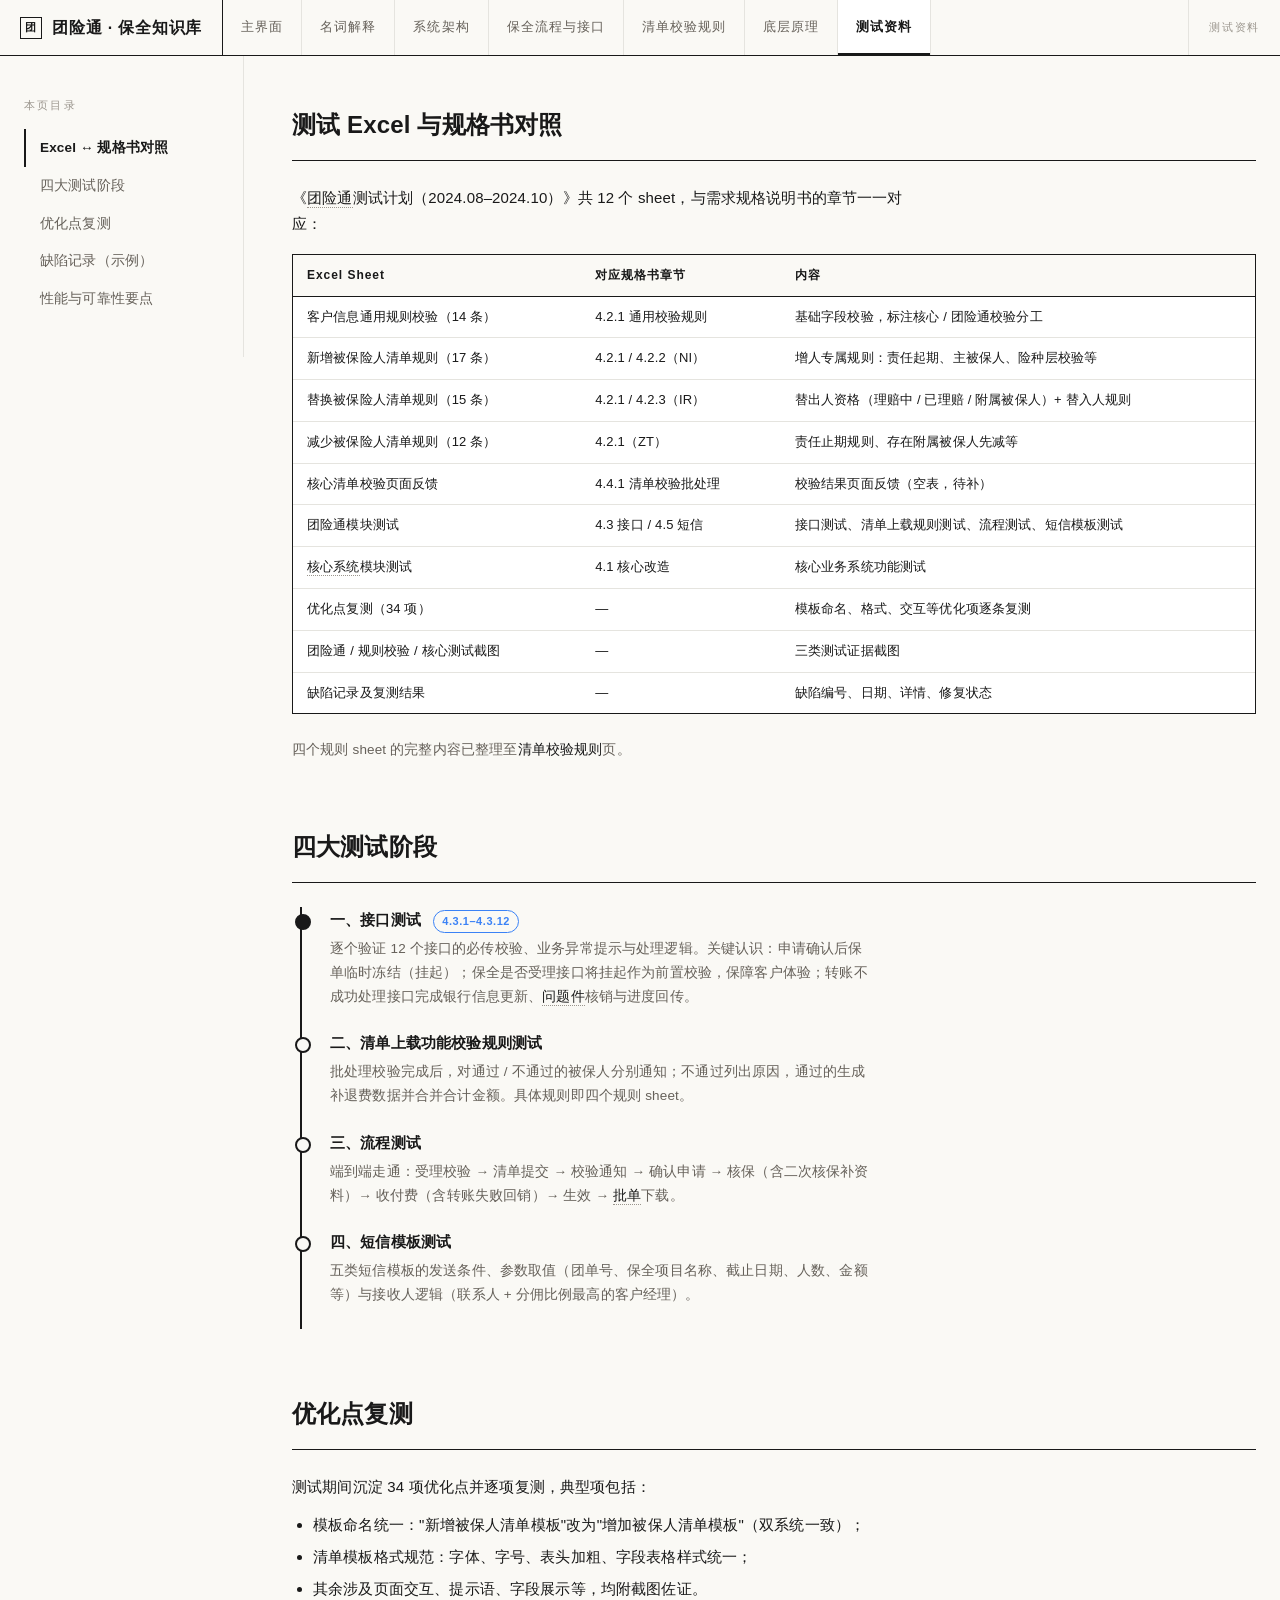
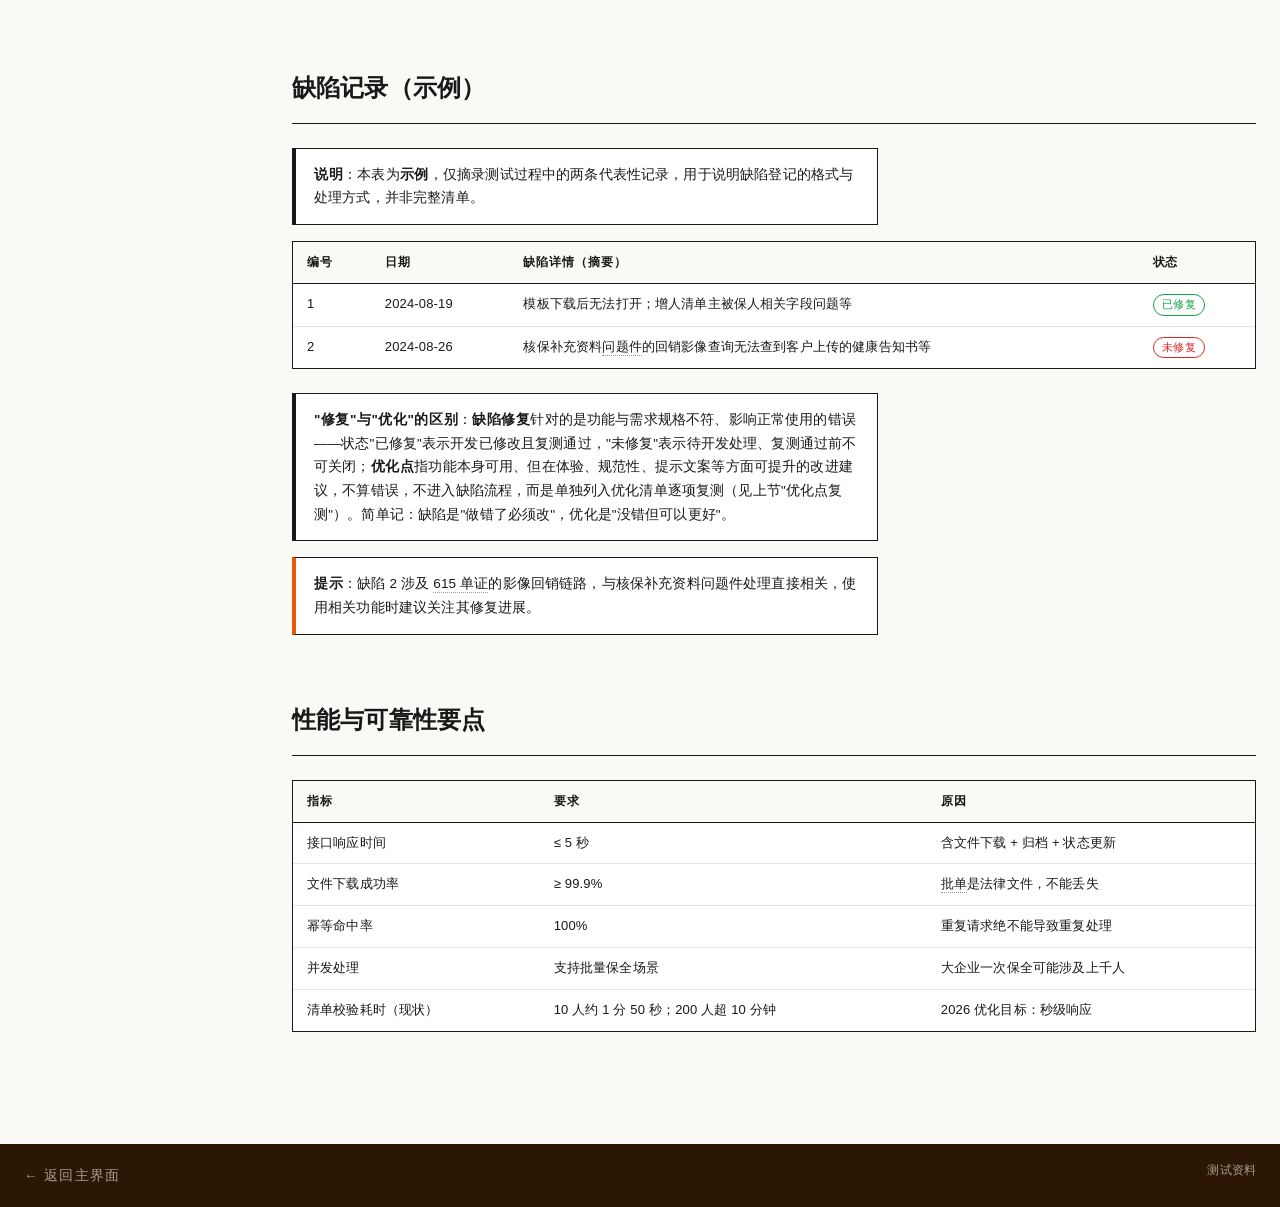
<file: testing.html>
<!DOCTYPE html>
<html lang="zh-CN">
<head>
<meta charset="UTF-8">
<meta name="viewport" content="width=device-width, initial-scale=1.0">
<title>测试资料 — 团险通 · 保全知识库</title>
<link rel="stylesheet" href="style.css">
</head>
<body>

<header class="site-header">
  <a class="logo" href="index.html"><span class="mark">团</span>团险通 · 保全知识库</a>
  <nav>
    <a href="index.html">主界面</a>
    <a href="terms.html">名词解释</a>
    <a href="architecture.html">系统架构</a>
    <a href="process.html">保全流程与接口</a>
    <a href="rules.html">清单校验规则</a>
    <a href="principles.html">底层原理</a>
    <a href="testing.html">测试资料</a>
  </nav>
  <div class="tag">测试资料</div>
</header>

<div class="page">
<div class="doc-layout">

  <aside class="doc-side">
    <div class="side-title">本页目录</div>
    <a href="#mapping">Excel ↔ 规格书对照</a>
    <a href="#stages">四大测试阶段</a>
    <a href="#optimize">优化点复测</a>
    <a href="#defects">缺陷记录（示例）</a>
    <a href="#perf">性能与可靠性要点</a>
  </aside>

  <main class="doc-main">

    <div class="doc-block" id="mapping">
      <h2>测试 Excel 与规格书对照</h2>
      <p>《<a class="xref" href="terms.html#tqt">团险通</a>测试计划（2024.08–2024.10）》共 12 个 sheet，与需求规格说明书的章节一一对应：</p>
      <div class="tbl-wrap"><table class="tbl">
        <thead><tr><th>Excel Sheet</th><th>对应规格书章节</th><th>内容</th></tr></thead>
        <tbody>
          <tr><td>客户信息通用规则校验（14 条）</td><td>4.2.1 通用校验规则</td><td>基础字段校验，标注核心 / 团险通校验分工</td></tr>
          <tr><td>新增被保险人清单规则（17 条）</td><td>4.2.1 / 4.2.2（NI）</td><td>增人专属规则：责任起期、主被保人、险种层校验等</td></tr>
          <tr><td>替换被保险人清单规则（15 条）</td><td>4.2.1 / 4.2.3（IR）</td><td>替出人资格（理赔中 / 已理赔 / 附属被保人）+ 替入人规则</td></tr>
          <tr><td>减少被保险人清单规则（12 条）</td><td>4.2.1（ZT）</td><td>责任止期规则、存在附属被保人先减等</td></tr>
          <tr><td>核心清单校验页面反馈</td><td>4.4.1 清单校验批处理</td><td>校验结果页面反馈（空表，待补）</td></tr>
          <tr><td>团险通模块测试</td><td>4.3 接口 / 4.5 短信</td><td>接口测试、清单上载规则测试、流程测试、短信模板测试</td></tr>
          <tr><td><a class="xref" href="terms.html#core">核心系统</a>模块测试</td><td>4.1 核心改造</td><td>核心业务系统功能测试</td></tr>
          <tr><td>优化点复测（34 项）</td><td>—</td><td>模板命名、格式、交互等优化项逐条复测</td></tr>
          <tr><td>团险通 / 规则校验 / 核心测试截图</td><td>—</td><td>三类测试证据截图</td></tr>
          <tr><td>缺陷记录及复测结果</td><td>—</td><td>缺陷编号、日期、详情、修复状态</td></tr>
        </tbody>
      </table></div>
      <p style="font-size:13.5px;color:var(--ink-2)">四个规则 sheet 的完整内容已整理至<a href="rules.html">清单校验规则</a>页。</p>
    </div>

    <div class="doc-block" id="stages">
      <h2>四大测试阶段</h2>
      <div class="vflow">
        <div class="vstep alt">
          <div class="vs-title">一、接口测试 <span class="pill blue">4.3.1–4.3.12</span></div>
          <div class="vs-body">逐个验证 12 个接口的必传校验、业务异常提示与处理逻辑。关键认识：申请确认后保单临时冻结（挂起）；保全是否受理接口将挂起作为前置校验，保障客户体验；转账不成功处理接口完成银行信息更新、<a class="xref" href="terms.html#problem">问题件</a>核销与进度回传。</div>
        </div>
        <div class="vstep">
          <div class="vs-title">二、清单上载功能校验规则测试</div>
          <div class="vs-body">批处理校验完成后，对通过 / 不通过的被保人分别通知；不通过列出原因，通过的生成补退费数据并合并合计金额。具体规则即四个规则 sheet。</div>
        </div>
        <div class="vstep">
          <div class="vs-title">三、流程测试</div>
          <div class="vs-body">端到端走通：受理校验 → 清单提交 → 校验通知 → 确认申请 → 核保（含二次核保补资料）→ 收付费（含转账失败回销）→ 生效 → <a class="xref" href="terms.html#endorsement-doc">批单</a>下载。</div>
        </div>
        <div class="vstep">
          <div class="vs-title">四、短信模板测试</div>
          <div class="vs-body">五类短信模板的发送条件、参数取值（团单号、保全项目名称、截止日期、人数、金额等）与接收人逻辑（联系人 + 分佣比例最高的客户经理）。</div>
        </div>
      </div>
    </div>

    <div class="doc-block" id="optimize">
      <h2>优化点复测</h2>
      <p>测试期间沉淀 34 项优化点并逐项复测，典型项包括：</p>
      <ul>
        <li>模板命名统一："新增被保人清单模板"改为"增加被保人清单模板"（双系统一致）；</li>
        <li>清单模板格式规范：字体、字号、表头加粗、字段表格样式统一；</li>
        <li>其余涉及页面交互、提示语、字段展示等，均附截图佐证。</li>
      </ul>
    </div>

    <div class="doc-block" id="defects">
      <h2>缺陷记录（示例）</h2>
      <div class="note"><b>说明</b>：本表为<b>示例</b>，仅摘录测试过程中的两条代表性记录，用于说明缺陷登记的格式与处理方式，并非完整清单。</div>
      <div class="tbl-wrap"><table class="tbl">
        <thead><tr><th>编号</th><th>日期</th><th>缺陷详情（摘要）</th><th>状态</th></tr></thead>
        <tbody>
          <tr><td class="num">1</td><td class="num">2024-08-19</td><td>模板下载后无法打开；增人清单主被保人相关字段问题等</td><td><span class="pill yes">已修复</span></td></tr>
          <tr><td class="num">2</td><td class="num">2024-08-26</td><td>核保补充资料<a class="xref" href="terms.html#problem">问题件</a>的回销影像查询无法查到客户上传的健康告知书等</td><td><span class="pill red">未修复</span></td></tr>
        </tbody>
      </table></div>
      <div class="note"><b>"修复"与"优化"的区别</b>：<b>缺陷修复</b>针对的是功能与需求规格不符、影响正常使用的错误——状态"已修复"表示开发已修改且复测通过，"未修复"表示待开发处理、复测通过前不可关闭；<b>优化点</b>指功能本身可用、但在体验、规范性、提示文案等方面可提升的改进建议，不算错误，不进入缺陷流程，而是单独列入优化清单逐项复测（见上节"优化点复测"）。简单记：缺陷是"做错了必须改"，优化是"没错但可以更好"。</div>
      <div class="note warn"><b>提示</b>：缺陷 2 涉及 <a class="xref" href="terms.html#image">615 单证</a>的影像回销链路，与核保补充资料问题件处理直接相关，使用相关功能时建议关注其修复进展。</div>
    </div>

    <div class="doc-block" id="perf">
      <h2>性能与可靠性要点</h2>
      <div class="tbl-wrap"><table class="tbl">
        <thead><tr><th>指标</th><th>要求</th><th>原因</th></tr></thead>
        <tbody>
          <tr><td>接口响应时间</td><td class="num">≤ 5 秒</td><td>含文件下载 + 归档 + 状态更新</td></tr>
          <tr><td>文件下载成功率</td><td class="num">≥ 99.9%</td><td><a class="xref" href="terms.html#endorsement-doc">批单</a>是法律文件，不能丢失</td></tr>
          <tr><td>幂等命中率</td><td class="num">100%</td><td>重复请求绝不能导致重复处理</td></tr>
          <tr><td>并发处理</td><td>支持批量保全场景</td><td>大企业一次保全可能涉及上千人</td></tr>
          <tr><td>清单校验耗时（现状）</td><td class="num">10 人约 1 分 50 秒；200 人超 10 分钟</td><td>2026 优化目标：秒级响应</td></tr>
        </tbody>
      </table></div>
    </div>

  </main>
</div>
</div>

<footer class="site-footer">
  <div class="f-bottom" style="border-top:none">
    <span><a class="back-home" href="index.html" style="color:#a89c8f">← 返回主界面</a></span>
    <span>测试资料</span>
  </div>
</footer>

<script src="main.js"></script>
</body>
</html>
</file>
<file: style.css>
/* ===== 团险通保全知识库 — 编辑排版式设计 ===== */
:root {
  --bg: #faf9f5;
  --surface: #ffffff;
  --ink: #191919;
  --ink-2: #66615a;
  --ink-3: #9b968e;
  --line: #e5e4df;
  --line-strong: #191919;
  --brand: #2b1703;
  --accent-blue: #3b82f6;
  --accent-green: #16a34a;
  --accent-orange: #ea580c;
  --accent-red: #dc2626;
  --accent-purple: #9333ea;
  --dark: #141413;
  --radius: 6px;
  --ease-1: cubic-bezier(0.33, 0, 0.66, 1);
  --ease-2: cubic-bezier(0.33, 0, 0, 1);
}
* { margin: 0; padding: 0; box-sizing: border-box; }
html { scroll-behavior: smooth; }
body {
  background: var(--bg);
  color: var(--ink);
  font-family: -apple-system, BlinkMacSystemFont, "PingFang SC", "Hiragino Sans GB", "Microsoft YaHei", "Noto Sans SC", sans-serif;
  font-size: 15px;
  line-height: 1.75;
  letter-spacing: 0.01em;
  -webkit-font-smoothing: antialiased;
}
::selection { background: var(--ink); color: var(--bg); }
a { color: var(--ink); text-decoration: none; }
.num, td.num, .stat-num { font-variant-numeric: tabular-nums; font-feature-settings: "tnum"; }

/* ===== 顶部导航 ===== */
.site-header {
  position: sticky; top: 0; z-index: 100;
  background: var(--bg);
  border-bottom: 1px solid var(--line-strong);
  display: flex; align-items: stretch;
  height: 56px;
}
.site-header .logo {
  display: flex; align-items: center; gap: 10px;
  padding: 0 20px;
  border-right: 1px solid var(--line-strong);
  font-weight: 700; font-size: 16px;
  letter-spacing: 0.05em;
  white-space: nowrap;
}
.site-header .logo .mark {
  width: 22px; height: 22px; flex: none;
  border: 1.5px solid var(--ink);
  display: grid; place-items: center;
  font-size: 11px; font-weight: 700;
}
.site-header nav {
  display: flex; align-items: stretch; flex: 1; overflow-x: auto;
}
.site-header nav a {
  display: flex; align-items: center;
  padding: 0 18px;
  font-size: 13px;
  letter-spacing: 0.08em;
  border-right: 1px solid var(--line);
  color: var(--ink-2);
  transition: background 0.2s var(--ease-1), color 0.2s var(--ease-1);
  white-space: nowrap;
}
.site-header nav a:hover { background: var(--ink); color: var(--bg); }
.site-header nav a.active { background: var(--surface); color: var(--ink); font-weight: 600; box-shadow: inset 0 -2px 0 var(--ink); }
.site-header .tag {
  display: flex; align-items: center; padding: 0 20px;
  font-size: 11px; letter-spacing: 0.15em; color: var(--ink-3);
  border-left: 1px solid var(--line); white-space: nowrap;
}

/* ===== 页面容器 ===== */
.page { max-width: 1280px; margin: 0 auto; padding: 0 24px; }

/* ===== Hero ===== */
.hero {
  border-bottom: 1px solid var(--line-strong);
  padding: 72px 0 56px;
  display: grid;
  grid-template-columns: 1fr 340px;
  gap: 48px;
}
.hero h1 {
  font-size: clamp(34px, 4.5vw, 54px);
  line-height: 1.15;
  letter-spacing: 0.02em;
  font-weight: 800;
}
.hero h1 .thin { color: var(--ink-2); font-weight: 400; }
.hero .lede {
  margin-top: 20px;
  font-size: 16px;
  color: var(--ink-2);
  max-width: 640px;
}
.hero .hero-side {
  border-left: 1px solid var(--line);
  padding-left: 32px;
  display: flex; flex-direction: column; justify-content: flex-end; gap: 18px;
}
.hero .hero-side .meta-item { font-size: 13px; color: var(--ink-2); }
.hero .hero-side .meta-item b { display: block; color: var(--ink); font-size: 14px; letter-spacing: 0.06em; margin-bottom: 2px; }

/* ===== 统计带 ===== */
.stat-band {
  display: grid;
  grid-template-columns: repeat(4, 1fr);
  border-bottom: 1px solid var(--line-strong);
}
.stat-cell {
  padding: 28px 24px;
  border-right: 1px solid var(--line);
}
.stat-cell:last-child { border-right: none; }
.stat-cell .stat-num {
  font-size: clamp(28px, 3vw, 40px);
  font-weight: 800;
  line-height: 1.1;
  letter-spacing: -0.01em;
}
.stat-cell .stat-label { font-size: 12.5px; color: var(--ink-2); margin-top: 6px; letter-spacing: 0.04em; }

/* ===== 区块标题 ===== */
.section { padding: 64px 0; border-bottom: 1px solid var(--line); }
.section-head {
  display: flex; align-items: baseline; gap: 16px;
  margin-bottom: 36px;
}
.section-head .idx {
  font-size: 13px; color: var(--ink-3);
  font-variant-numeric: tabular-nums;
  letter-spacing: 0.1em;
}
.section-head h2 { font-size: clamp(22px, 2.6vw, 30px); font-weight: 800; letter-spacing: 0.02em; }
.section-head .sub { font-size: 13px; color: var(--ink-2); margin-left: auto; text-align: right; }

/* ===== 名词卡片网格 ===== */
.term-grid {
  display: grid;
  grid-template-columns: repeat(4, 1fr);
  border-top: 1px solid var(--line-strong);
  border-left: 1px solid var(--line-strong);
}
.term-card {
  border-right: 1px solid var(--line-strong);
  border-bottom: 1px solid var(--line-strong);
  padding: 24px 22px 20px;
  background: var(--bg);
  display: flex; flex-direction: column;
  min-height: 200px;
  transition: background 0.25s var(--ease-1);
  position: relative;
}
.term-card:hover { background: var(--surface); }
.term-card .t-name { font-size: 19px; font-weight: 800; letter-spacing: 0.03em; }
.term-card .t-en { font-size: 11px; color: var(--ink-3); letter-spacing: 0.14em; text-transform: uppercase; margin-top: 2px; }
.term-card .t-desc { font-size: 13px; color: var(--ink-2); margin-top: 12px; flex: 1; }
.term-card .t-go {
  margin-top: 14px;
  font-size: 12px; letter-spacing: 0.1em;
  color: var(--ink);
  display: flex; justify-content: space-between; align-items: center;
}
.term-card .t-go .arrow { transition: transform 0.3s var(--ease-2); display: inline-block; }
.term-card:hover .t-go .arrow { transform: rotate(45deg); }
.term-card::after {
  content: ""; position: absolute; left: 0; bottom: 0;
  width: 0; height: 2px; background: var(--ink);
  transition: width 0.3s var(--ease-2);
}
.term-card:hover::after { width: 100%; }

/* ===== 快速入口 ===== */
.entry-list { border-top: 1px solid var(--line-strong); }
.entry-row {
  display: grid;
  grid-template-columns: 80px 1fr 1.2fr 40px;
  align-items: baseline;
  gap: 24px;
  padding: 22px 4px;
  border-bottom: 1px solid var(--line);
  transition: background 0.2s var(--ease-1), padding 0.25s var(--ease-2);
}
.entry-row:hover { background: var(--surface); padding-left: 16px; }
.entry-row .e-idx { font-size: 13px; color: var(--ink-3); font-variant-numeric: tabular-nums; }
.entry-row .e-title { font-size: 18px; font-weight: 700; }
.entry-row .e-desc { font-size: 13px; color: var(--ink-2); }
.entry-row .e-arrow { font-size: 18px; transition: transform 0.3s var(--ease-2); }
.entry-row:hover .e-arrow { transform: translateX(6px); }

/* ===== 子页面布局：侧栏 + 内容 ===== */
.doc-layout {
  display: grid;
  grid-template-columns: 220px 1fr;
  gap: 0;
  align-items: start;
}
.doc-side {
  position: sticky; top: 56px;
  border-right: 1px solid var(--line);
  padding: 40px 24px 40px 0;
  max-height: calc(100vh - 56px);
  overflow-y: auto;
}
.doc-side .side-title {
  font-size: 11px; letter-spacing: 0.2em; color: var(--ink-3);
  text-transform: uppercase; margin-bottom: 14px;
}
.doc-side a {
  display: block;
  font-size: 13.5px;
  padding: 7px 0 7px 14px;
  color: var(--ink-2);
  border-left: 2px solid transparent;
  transition: all 0.2s var(--ease-1);
}
.doc-side a:hover { color: var(--ink); border-left-color: var(--line-strong); }
.doc-side a.active { color: var(--ink); font-weight: 600; border-left-color: var(--line-strong); }
.doc-main { padding: 48px 0 48px 48px; min-width: 0; }

/* ===== 文档区块 ===== */
.doc-block { margin-bottom: 64px; scroll-margin-top: 76px; }
.doc-block > h2 {
  font-size: 24px; font-weight: 800;
  padding-bottom: 14px;
  border-bottom: 1px solid var(--line-strong);
  margin-bottom: 24px;
  display: flex; align-items: baseline; gap: 12px;
}
.doc-block > h2 .en { font-size: 12px; color: var(--ink-3); letter-spacing: 0.12em; font-weight: 400; text-transform: uppercase; }
.doc-block h3 { font-size: 17px; font-weight: 700; margin: 32px 0 12px; }
.doc-block p { margin-bottom: 12px; max-width: 76ch; }
.doc-block ul, .doc-block ol { margin: 0 0 12px 1.4em; max-width: 74ch; }
.doc-block li { margin-bottom: 6px; }

/* ===== 定义卡（名词页） ===== */
.def-head {
  display: flex; align-items: baseline; gap: 14px; flex-wrap: wrap;
  margin-bottom: 8px;
}
.def-head .d-tag {
  font-size: 11px; letter-spacing: 0.12em;
  border: 1px solid var(--line-strong);
  padding: 2px 10px;
  border-radius: 999px;
  white-space: nowrap;
}
.def-quote {
  border-left: 3px solid var(--line-strong);
  background: var(--surface);
  padding: 16px 20px;
  margin: 16px 0;
  font-size: 14.5px;
  max-width: 76ch;
}
.def-quote .q-src { display: block; margin-top: 8px; font-size: 12px; color: var(--ink-3); letter-spacing: 0.06em; }

/* ===== 表格 ===== */
.tbl-wrap { overflow-x: auto; margin: 16px 0 24px; border: 1px solid var(--line-strong); background: var(--surface); }
table.tbl { width: 100%; border-collapse: collapse; font-size: 13px; }
table.tbl th {
  text-align: left;
  font-size: 12px; letter-spacing: 0.08em;
  background: var(--bg);
  padding: 10px 14px;
  border-bottom: 1px solid var(--line-strong);
  white-space: nowrap;
  font-weight: 700;
}
table.tbl td {
  padding: 10px 14px;
  border-bottom: 1px solid var(--line);
  vertical-align: top;
  line-height: 1.6;
}
table.tbl tr:last-child td { border-bottom: none; }
table.tbl tr:hover td { background: #f4f2ec; }
.pill {
  display: inline-block;
  font-size: 11px; padding: 1px 8px; border-radius: 999px;
  border: 1px solid currentColor;
  letter-spacing: 0.05em;
  white-space: nowrap;
}
.pill.yes { color: var(--accent-green); }
.pill.no { color: var(--ink-3); }
.pill.blue { color: var(--accent-blue); }
.pill.orange { color: var(--accent-orange); }
.pill.red { color: var(--accent-red); }
.pill.purple { color: var(--accent-purple); }

/* ===== 流程图 ===== */
.flow { margin: 20px 0 28px; }
.flow-lane {
  display: grid;
  grid-template-columns: 200px 1fr;
  border: 1px solid var(--line-strong);
  border-bottom: none;
  background: var(--surface);
}
.flow-lane:last-child { border-bottom: 1px solid var(--line-strong); }
.flow-lane .lane-label {
  padding: 16px;
  border-right: 1px solid var(--line-strong);
  font-size: 13px; font-weight: 700;
  background: var(--bg);
  display: flex; flex-direction: column; justify-content: center; gap: 2px;
}
.flow-lane .lane-label span { font-weight: 400; font-size: 11px; color: var(--ink-3); letter-spacing: 0.08em; }
.flow-lane .lane-body { padding: 14px 16px; display: flex; flex-wrap: wrap; gap: 8px; align-items: center; }
.fnode {
  border: 1px solid var(--ink);
  padding: 6px 12px;
  font-size: 13px;
  background: var(--surface);
  border-radius: var(--radius);
  white-space: nowrap;
}
.fnode.api { border-style: dashed; background: #fdfcf9; }
.fnode.api b { font-weight: 700; }
.fnode.sys { background: var(--ink); color: var(--bg); }
.fnode.warn { border-color: var(--accent-red); color: var(--accent-red); }
.farrow { color: var(--ink-3); font-size: 14px; }

/* 垂直流程 */
.vflow { border-left: 2px solid var(--ink); margin: 20px 0 28px 8px; }
.vstep { position: relative; padding: 0 0 22px 28px; }
.vstep::before {
  content: ""; position: absolute; left: -7px; top: 7px;
  width: 12px; height: 12px; background: var(--bg);
  border: 2px solid var(--ink); border-radius: 50%;
}
.vstep.alt::before { background: var(--ink); }
.vstep .vs-title { font-weight: 700; font-size: 15px; }
.vstep .vs-title .pill { margin-left: 8px; }
.vstep .vs-body { font-size: 13.5px; color: var(--ink-2); margin-top: 4px; max-width: 72ch; }

/* ===== 双栏对照 ===== */
.compare {
  display: grid; grid-template-columns: 1fr 1fr;
  border: 1px solid var(--line-strong);
  background: var(--surface);
  margin: 16px 0 24px;
}
.compare > div { padding: 20px 22px; }
.compare > div:first-child { border-right: 1px solid var(--line-strong); }
.compare h4 { font-size: 15px; margin-bottom: 10px; display: flex; align-items: center; gap: 8px; }
.compare ul { margin-left: 1.2em; font-size: 13.5px; }
.compare li { margin-bottom: 5px; }

/* ===== 交叉引用链接 ===== */
a.xref {
  border-bottom: 1px dotted var(--ink-3);
  padding-bottom: 1px;
  transition: border-color 0.2s var(--ease-1), background 0.2s var(--ease-1);
}
a.xref:hover { border-bottom: 1px solid var(--ink); background: #efece5; }

/* ===== 提示框 ===== */
.note {
  border: 1px solid var(--line-strong);
  border-left-width: 4px;
  background: var(--surface);
  padding: 14px 18px;
  margin: 16px 0;
  font-size: 13.5px;
  max-width: 78ch;
}
.note b { letter-spacing: 0.04em; }
.note.warn { border-left-color: var(--accent-orange); }
.note.legal { border-left-color: var(--accent-blue); }

/* ===== 代码块 ===== */
pre.code {
  background: var(--dark);
  color: #e8e6e1;
  font-family: "SF Mono", Menlo, Consolas, "Courier New", monospace;
  font-size: 12.5px;
  line-height: 1.7;
  padding: 18px 20px;
  border-radius: var(--radius);
  overflow-x: auto;
  margin: 16px 0 24px;
}
pre.code .c { color: #8a8578; }
pre.code .k { color: #7cc7ff; }

/* ===== 规则筛选 ===== */
.filter-bar {
  display: flex; gap: 0; flex-wrap: wrap;
  border: 1px solid var(--line-strong);
  width: fit-content;
  margin: 0 0 20px;
  background: var(--surface);
}
.filter-bar button {
  border: none; background: transparent;
  font: inherit; font-size: 13px;
  padding: 8px 18px;
  cursor: pointer;
  border-right: 1px solid var(--line);
  letter-spacing: 0.04em;
  transition: all 0.2s var(--ease-1);
}
.filter-bar button:last-child { border-right: none; }
.filter-bar button:hover { background: #f0eee8; }
.filter-bar button.on { background: var(--ink); color: var(--bg); }
tr.hidden-row { display: none; }

/* ===== 页脚 ===== */
.site-footer {
  background: var(--brand);
  color: #f6f6f6;
  margin-top: 0;
}
.site-footer .f-inner {
  max-width: 1280px; margin: 0 auto;
  padding: 48px 24px 36px;
  display: grid;
  grid-template-columns: 1.5fr 1fr 1fr;
  gap: 40px;
}
.site-footer h5 { font-size: 12px; letter-spacing: 0.18em; color: #a89c8f; margin-bottom: 14px; text-transform: uppercase; }
.site-footer .f-logo { font-size: 22px; font-weight: 800; letter-spacing: 0.04em; }
.site-footer .f-desc { font-size: 13px; color: #c9c0b5; margin-top: 12px; max-width: 40ch; }
.site-footer a { display: block; font-size: 13.5px; color: #e8e2d8; padding: 4px 0; transition: color 0.2s; }
.site-footer a:hover { color: #ffffff; text-decoration: underline; }
.site-footer .f-bottom {
  border-top: 1px solid #453322;
  padding: 16px 24px;
  max-width: 1280px; margin: 0 auto;
  font-size: 12px; color: #a89c8f;
  display: flex; justify-content: space-between; gap: 16px; flex-wrap: wrap;
}

/* ===== 返回顶部小字 ===== */
.back-home { font-size: 12px; letter-spacing: 0.1em; color: var(--ink-3); }
.back-home:hover { color: var(--ink); }

/* ===== 响应式 ===== */
@media (max-width: 960px) {
  .hero { grid-template-columns: 1fr; }
  .hero .hero-side { border-left: none; padding-left: 0; border-top: 1px solid var(--line); padding-top: 24px; }
  .stat-band { grid-template-columns: repeat(2, 1fr); }
  .stat-cell:nth-child(2n) { border-right: none; }
  .stat-cell { border-bottom: 1px solid var(--line); }
  .term-grid { grid-template-columns: repeat(2, 1fr); }
  .doc-layout { grid-template-columns: 1fr; }
  .doc-side { position: static; border-right: none; border-bottom: 1px solid var(--line); max-height: none; padding: 24px 0; display: flex; flex-wrap: wrap; gap: 4px 18px; }
  .doc-side .side-title { width: 100%; }
  .doc-main { padding: 32px 0; }
  .entry-row { grid-template-columns: 50px 1fr 30px; }
  .entry-row .e-desc { display: none; }
  .compare { grid-template-columns: 1fr; }
  .compare > div:first-child { border-right: none; border-bottom: 1px solid var(--line-strong); }
  .flow-lane { grid-template-columns: 1fr; }
  .flow-lane .lane-label { border-right: none; border-bottom: 1px solid var(--line); }
  .site-footer .f-inner { grid-template-columns: 1fr; }
  .site-header .tag { display: none; }
}
@media (max-width: 560px) {
  .term-grid { grid-template-columns: 1fr; }
  .stat-band { grid-template-columns: 1fr 1fr; }
}
@media (prefers-reduced-motion: reduce) {
  * { transition: none !important; }
  html { scroll-behavior: auto; }
}
</file>
